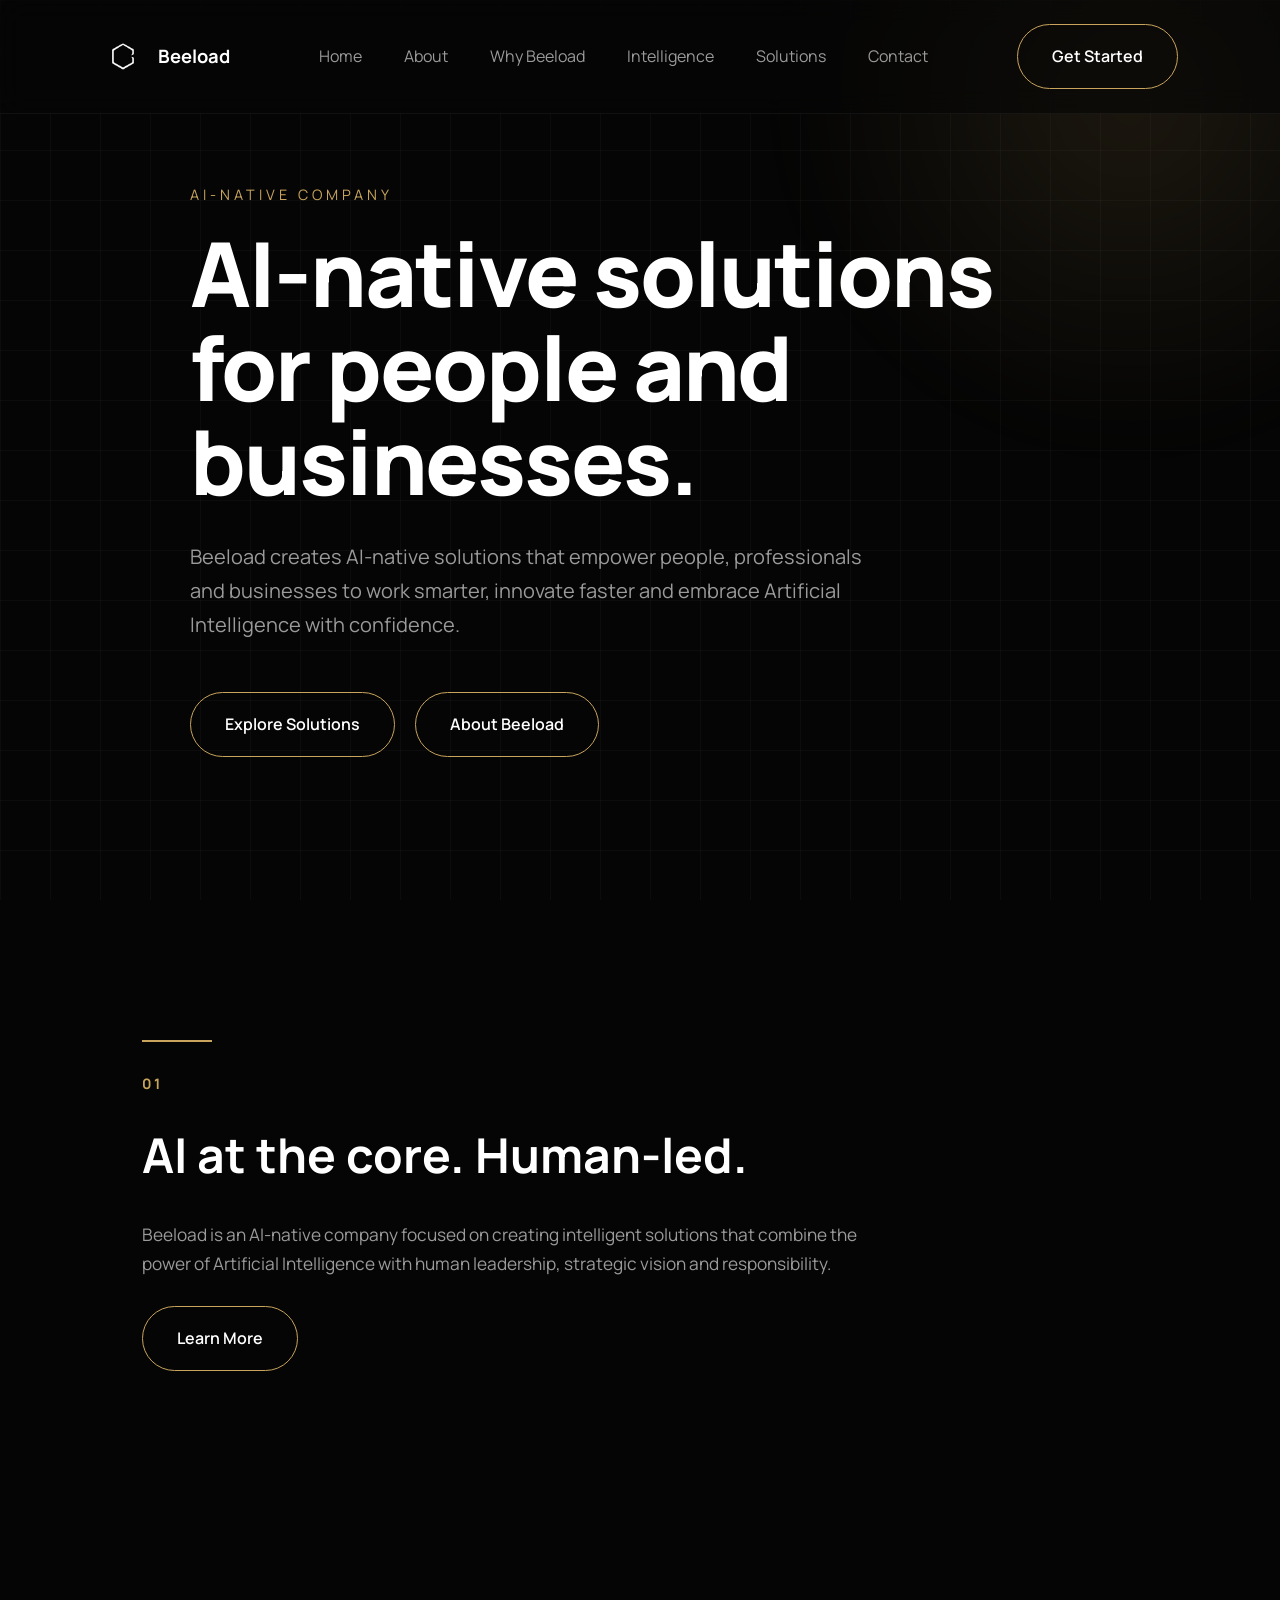
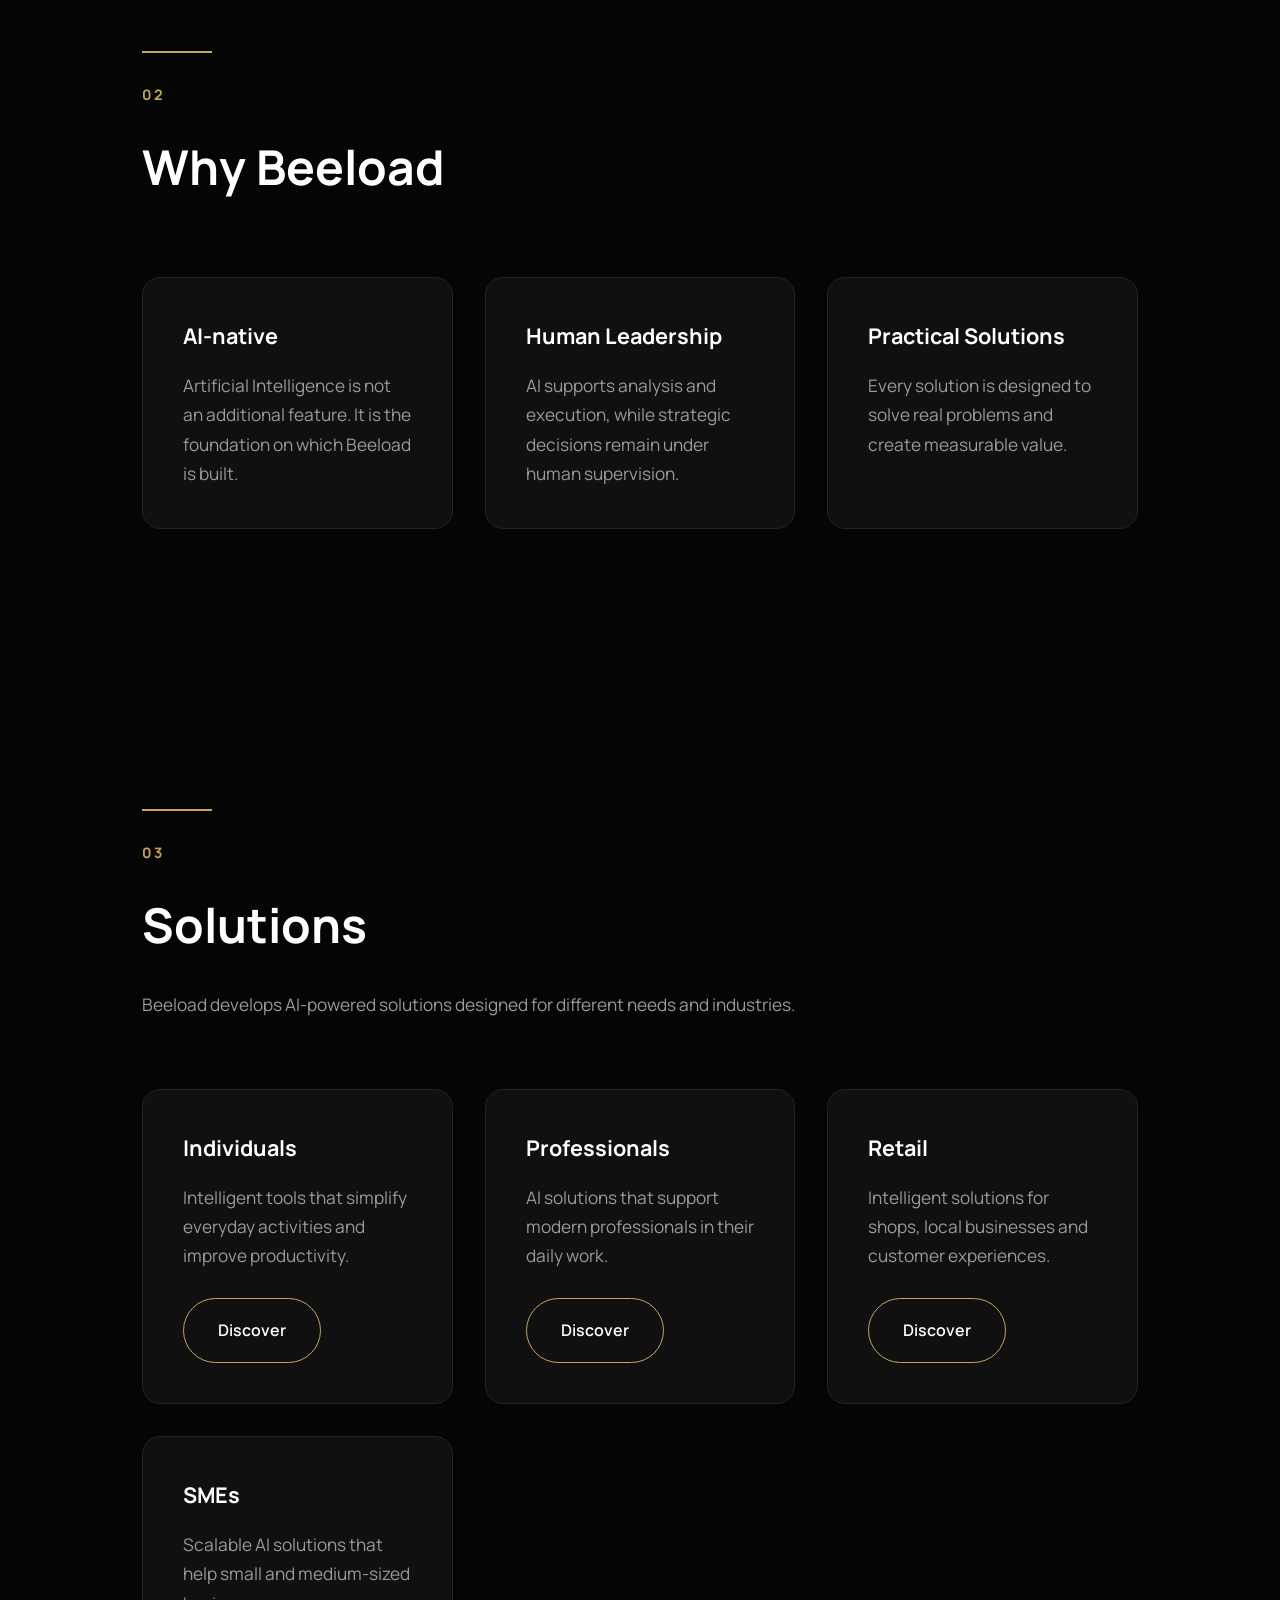
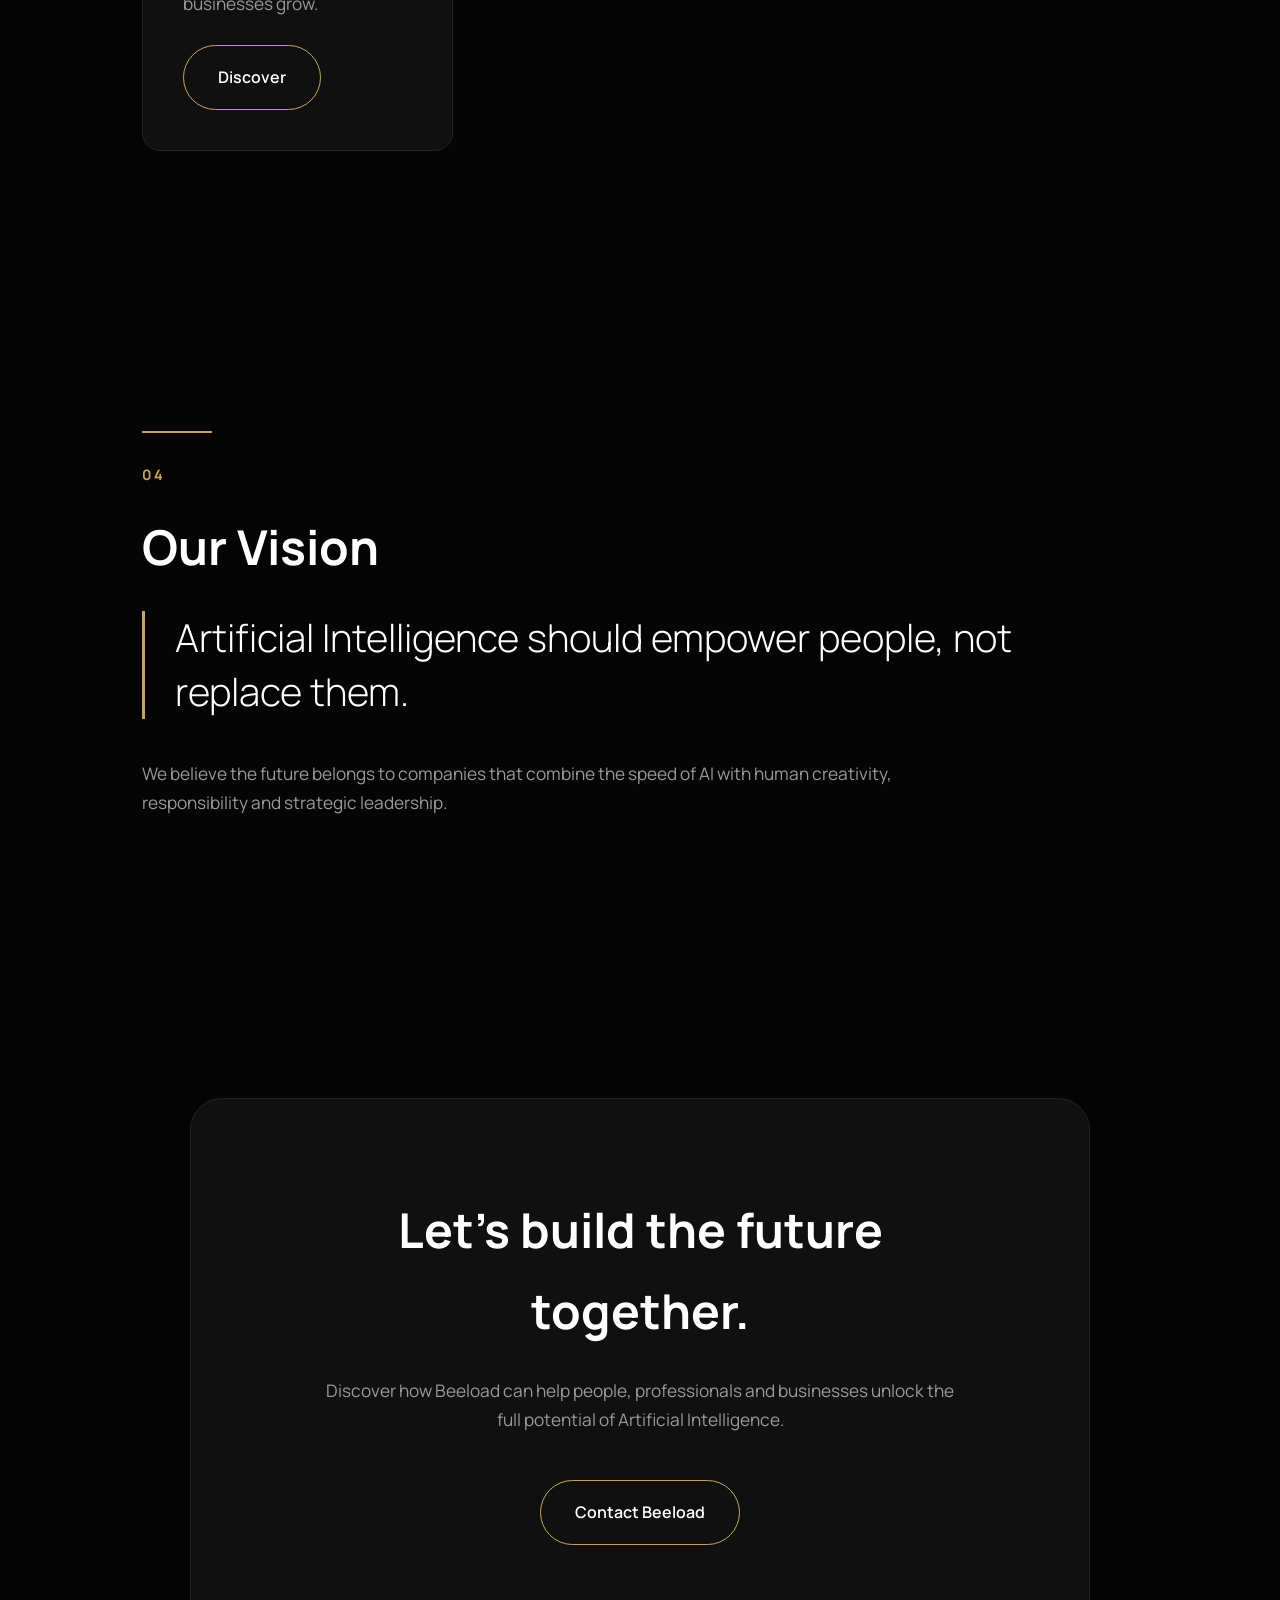
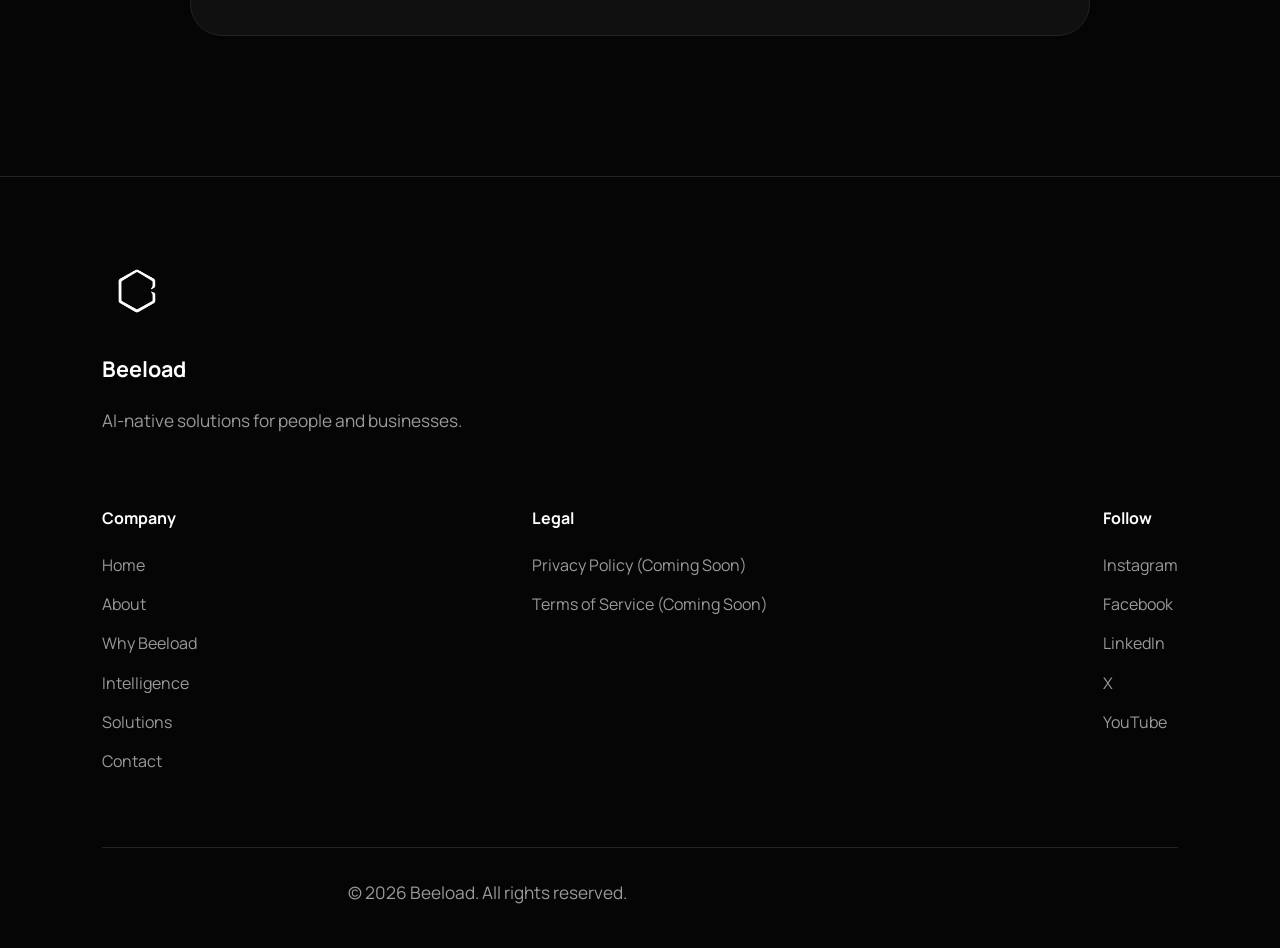
<file: index.html>
<!DOCTYPE html>
<html lang="en">

<head>

<meta charset="UTF-8">

<meta
name="viewport"
content="width=device-width, initial-scale=1.0">

<title>Beeload | AI-native Solutions</title>

<meta
name="description"
content="Beeload is an AI-native company creating intelligent solutions for people and businesses.">

<meta
name="keywords"
content="AI, Artificial Intelligence, Beeload, AI-native, Business, Automation">

<meta
name="author"
content="Beeload">

<meta
name="theme-color"
content="#050505">

<meta
property="og:title"
content="Beeload">

<meta
property="og:description"
content="AI-native solutions for people and businesses.">

<meta
property="og:image"
content="assets/social-preview.png">

<meta
property="og:type"
content="website">

<meta
property="og:url"
content="https://beeload.github.io">

<meta
property="og:site_name"
content="Beeload">

<meta
property="og:locale"
content="en_US">

<meta
name="robots"
content="index, follow">

<link
rel="icon"
href="assets/favicon.ico">

<link
rel="apple-touch-icon"
href="assets/apple-touch-icon.png">

<link
rel="manifest"
href="manifest.json">

<link
rel="preconnect"
href="https://fonts.googleapis.com">

<link
rel="preconnect"
href="https://fonts.gstatic.com"
crossorigin>

<link
href="https://fonts.googleapis.com/css2?family=Manrope:wght@300;400;500;600;700;800&display=swap"
rel="stylesheet">

<link
rel="stylesheet"
href="style.css">

<link
rel="canonical"
href="https://beeload.github.io/">

</head>

<body>

<div class="background-grid"></div>

<div class="background-glow"></div>

<header>

<nav class="navbar">

<a
href="index.html"
class="brand"
aria-label="Beeload Home">

<img
src="assets/logo.png"
alt="Beeload Logo">

<span>Beeload</span>

</a>

<ul class="nav-links">

<li><a href="index.html" class="active">Home</a></li>

<li><a href="about.html">About</a></li>

<li><a href="why-beeload.html">Why Beeload</a></li>

<li><a href="intelligence.html">Intelligence</a></li>

<li><a href="solutions.html">Solutions</a></li>

<li><a href="contact.html">Contact</a></li>

</ul>

<a
href="contact.html"
class="button">

Get Started

</a>

</nav>

</header>

<main>

<section class="hero">

<div class="hero-content">

<p class="eyebrow">

AI-NATIVE COMPANY

</p>

<h1>

AI-native solutions
for people and businesses.

</h1>

<p class="hero-text">

Beeload creates AI-native solutions that empower people,
professionals and businesses to work smarter, innovate
faster and embrace Artificial Intelligence with confidence.

</p>

<div class="hero-buttons">

<a
href="solutions.html"
class="button">

Explore Solutions

</a>

<a
href="about.html"
class="button secondary">

About Beeload

</a>

</div>

</div>

</section>

<!-- ===================================================== -->
<!-- ABOUT PREVIEW -->
<!-- ===================================================== -->

<section class="section">

    <div class="section-divider"></div>

    <span class="section-number">

        01

    </span>

    <h2>

        AI at the core.
        Human-led.

    </h2>

    <p>

        Beeload is an AI-native company focused on creating
        intelligent solutions that combine the power of
        Artificial Intelligence with human leadership,
        strategic vision and responsibility.

    </p>

    <br>

    <a
    href="about.html"
    class="button">

        Learn More

    </a>

</section>

<!-- ===================================================== -->
<!-- WHY BEELOAD -->
<!-- ===================================================== -->

<section class="section">

    <div class="section-divider"></div>

    <span class="section-number">

        02

    </span>

    <h2>

        Why Beeload

    </h2>

    <div class="cards">

        <article class="card">

            <h3>

                AI-native

            </h3>

            <p>

                Artificial Intelligence is not an additional
                feature.

                It is the foundation on which Beeload
                is built.

            </p>

        </article>

        <article class="card">

            <h3>

                Human Leadership

            </h3>

            <p>

                AI supports analysis and execution,
                while strategic decisions remain under
                human supervision.

            </p>

        </article>

        <article class="card">

            <h3>

                Practical Solutions

            </h3>

            <p>

                Every solution is designed to solve
                real problems and create measurable
                value.

            </p>

        </article>

    </div>

</section>

<!-- ===================================================== -->
<!-- SOLUTIONS -->
<!-- ===================================================== -->

<section class="section">

    <div class="section-divider"></div>

    <span class="section-number">

        03

    </span>

    <h2>

        Solutions

    </h2>

    <p>

        Beeload develops AI-powered solutions designed
        for different needs and industries.

    </p>

    <div class="cards">

        <article class="card">

            <h3>

                Individuals

            </h3>

            <p>

                Intelligent tools that simplify everyday
                activities and improve productivity.

            </p>

            <br>

            <a
            href="solutions.html"
            class="button">

                Discover

            </a>

        </article>

        <article class="card">

            <h3>

                Professionals

            </h3>

            <p>

                AI solutions that support modern
                professionals in their daily work.

            </p>

            <br>

            <a
            href="solutions.html"
            class="button">

                Discover

            </a>

        </article>

        <article class="card">

            <h3>

                Retail

            </h3>

            <p>

                Intelligent solutions for shops,
                local businesses and customer
                experiences.

            </p>

            <br>

            <a
            href="solutions.html"
            class="button">

                Discover

            </a>

        </article>

        <article class="card">

            <h3>

                SMEs

            </h3>

            <p>

                Scalable AI solutions that help
                small and medium-sized businesses
                grow.

            </p>

            <br>

            <a
            href="solutions.html"
            class="button">

                Discover

            </a>

        </article>

    </div>

</section>

<!-- ===================================================== -->
<!-- VISION -->
<!-- ===================================================== -->

<section class="section">

    <div class="section-divider"></div>

    <span class="section-number">
        04
    </span>

    <h2>
        Our Vision
    </h2>

    <blockquote>

        Artificial Intelligence should empower people,
        not replace them.

    </blockquote>

    <p style="margin-top:40px;">

        We believe the future belongs to companies that combine
        the speed of AI with human creativity, responsibility
        and strategic leadership.

    </p>

</section>

<!-- ===================================================== -->
<!-- CALL TO ACTION -->
<!-- ===================================================== -->

<section class="cta">

    <h2>

        Let's build the future together.

    </h2>

    <p>

        Discover how Beeload can help people,
        professionals and businesses unlock
        the full potential of Artificial Intelligence.

    </p>

    <a
    href="contact.html"
    class="button">

        Contact Beeload

    </a>

</section>

</main>

<!-- ===================================================== -->
<!-- FOOTER -->
<!-- ===================================================== -->

<footer class="footer">

    <div class="footer-brand">

        <img
        src="assets/logo.png"
        alt="Beeload Logo">

        <h3>

            Beeload

        </h3>

        <p>

            AI-native solutions for people and businesses.

        </p>

    </div>

    <div class="footer-links">

        <div>

            <h4>

                Company

            </h4>

            <a href="index.html">Home</a>

            <a href="about.html">About</a>

<a href="why-beeload.html">Why Beeload</a>

<a href="intelligence.html">Intelligence</a>

            <a href="solutions.html">Solutions</a>

            <a href="contact.html">Contact</a>

        </div>

        <div>

            <h4>

                Legal

            </h4>

            <a href="#">Privacy Policy (Coming Soon)</a>

<a href="#">Terms of Service (Coming Soon)</a>

        </div>

        <div>

            <h4>

                Follow

            </h4>

            <a href="#" target="_blank" rel="noopener noreferrer">Instagram</a>

            <a href="#" target="_blank" rel="noopener noreferrer">Facebook</a>

            <a href="#" target="_blank" rel="noopener noreferrer">LinkedIn</a>

            <a href="#" target="_blank" rel="noopener noreferrer">X</a>

            <a href="#" target="_blank" rel="noopener noreferrer">YouTube</a>

        </div>

    </div>

    <div class="footer-bottom">

        <p>

            © 2026 Beeload. All rights reserved.

        </p>

    </div>

</footer>

<script src="script.js"></script>

</body>

</html>
</file>
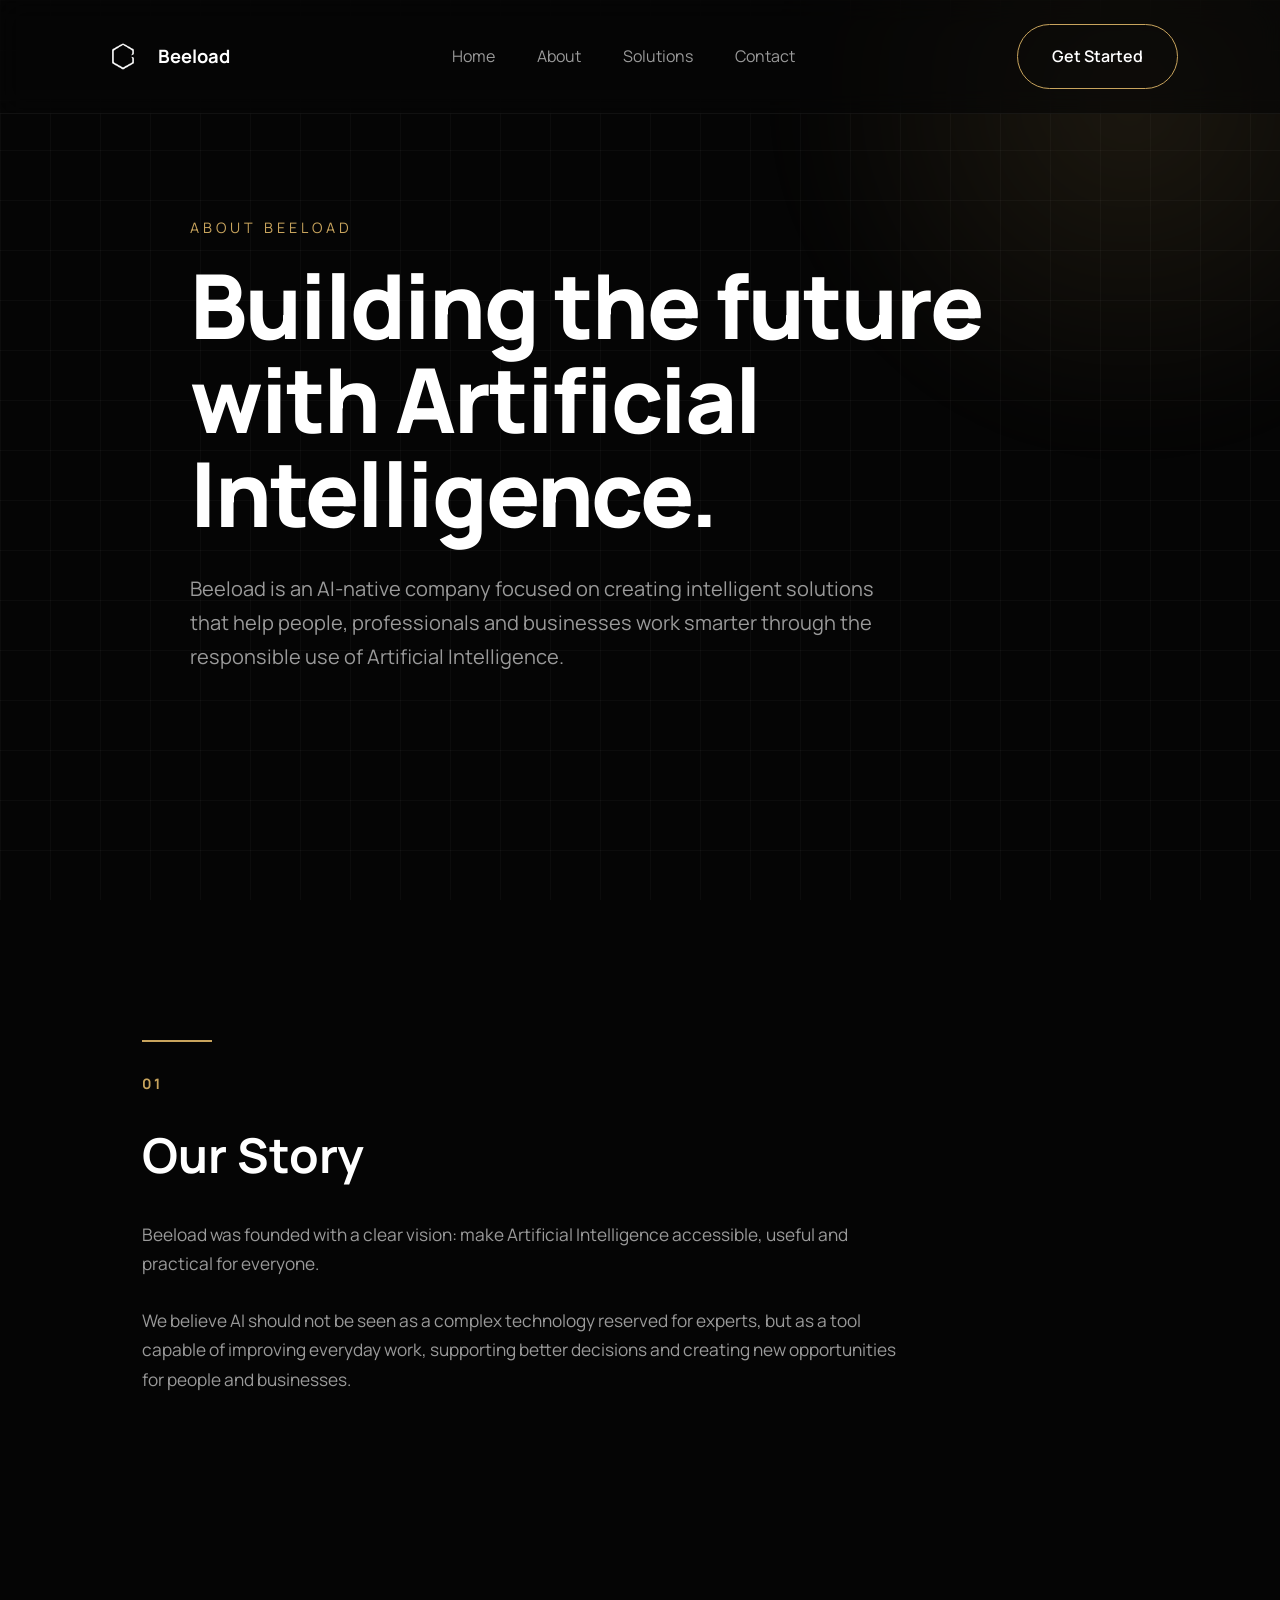
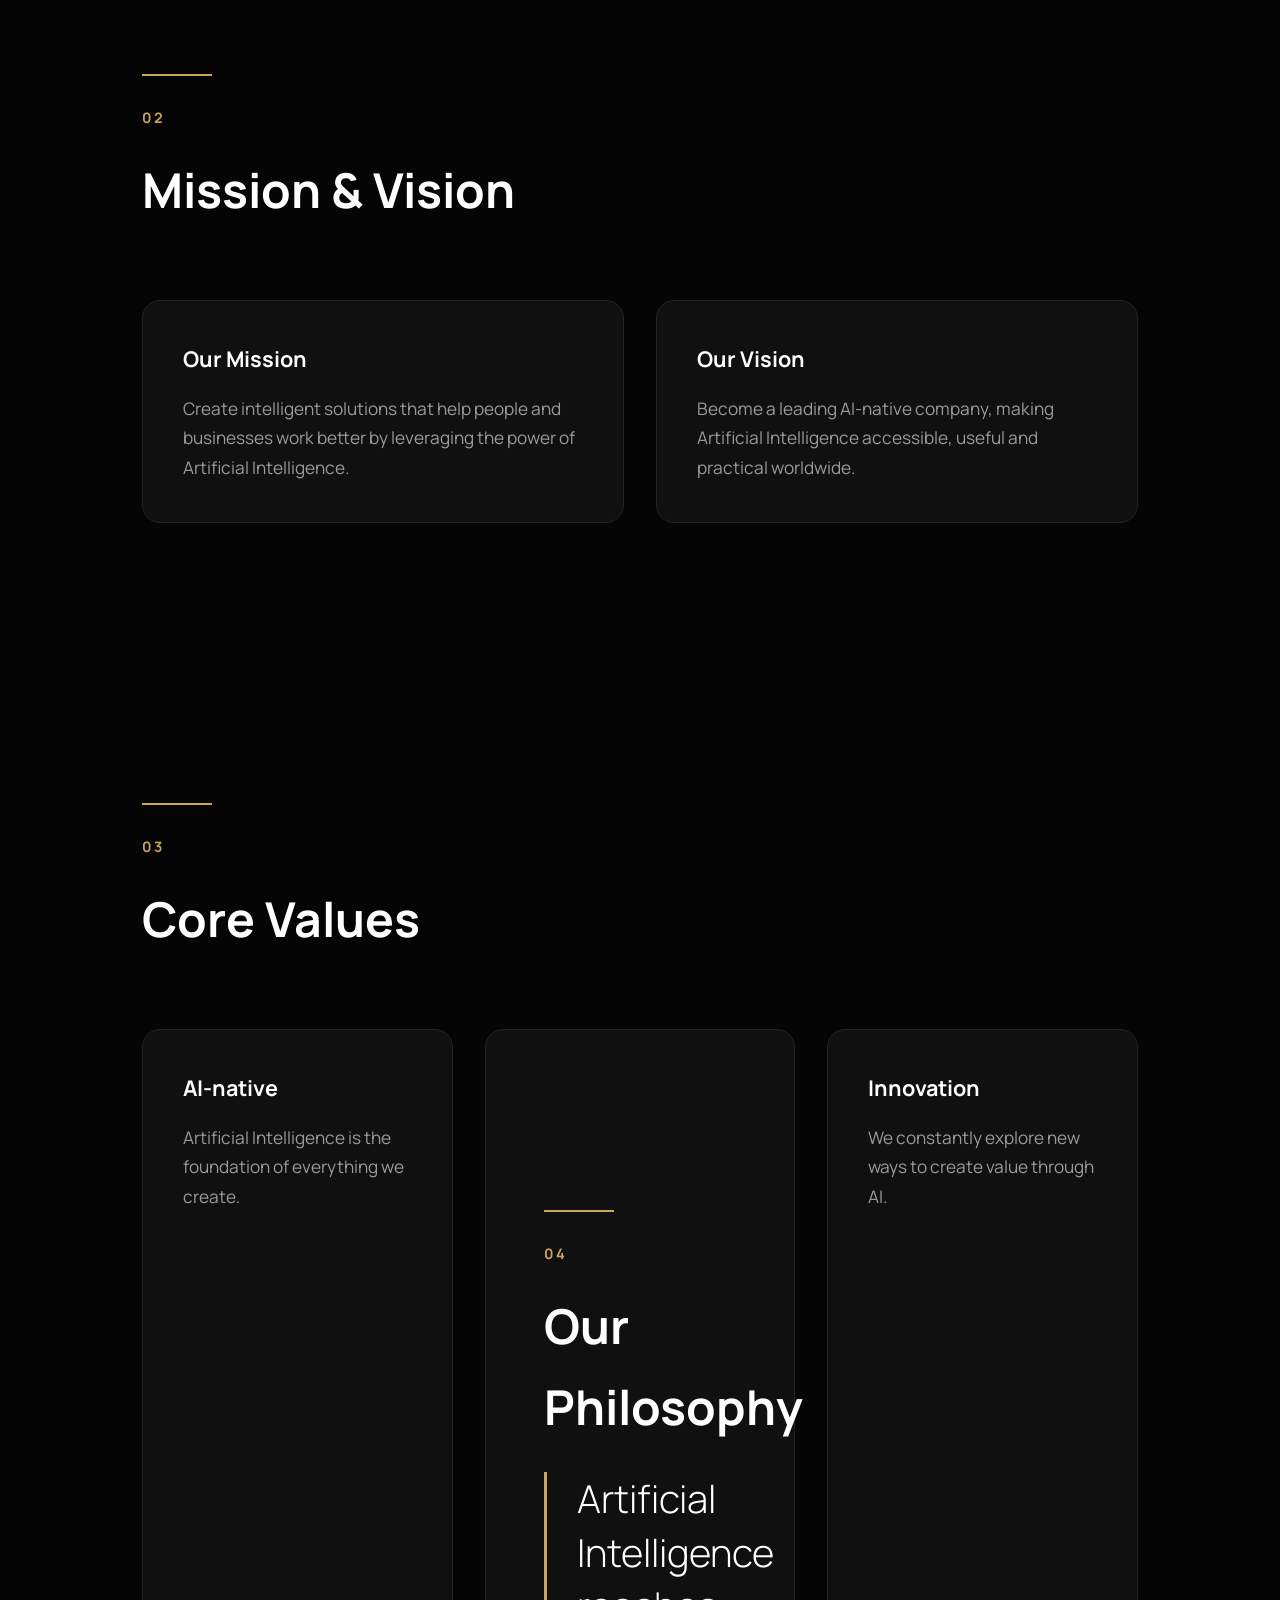
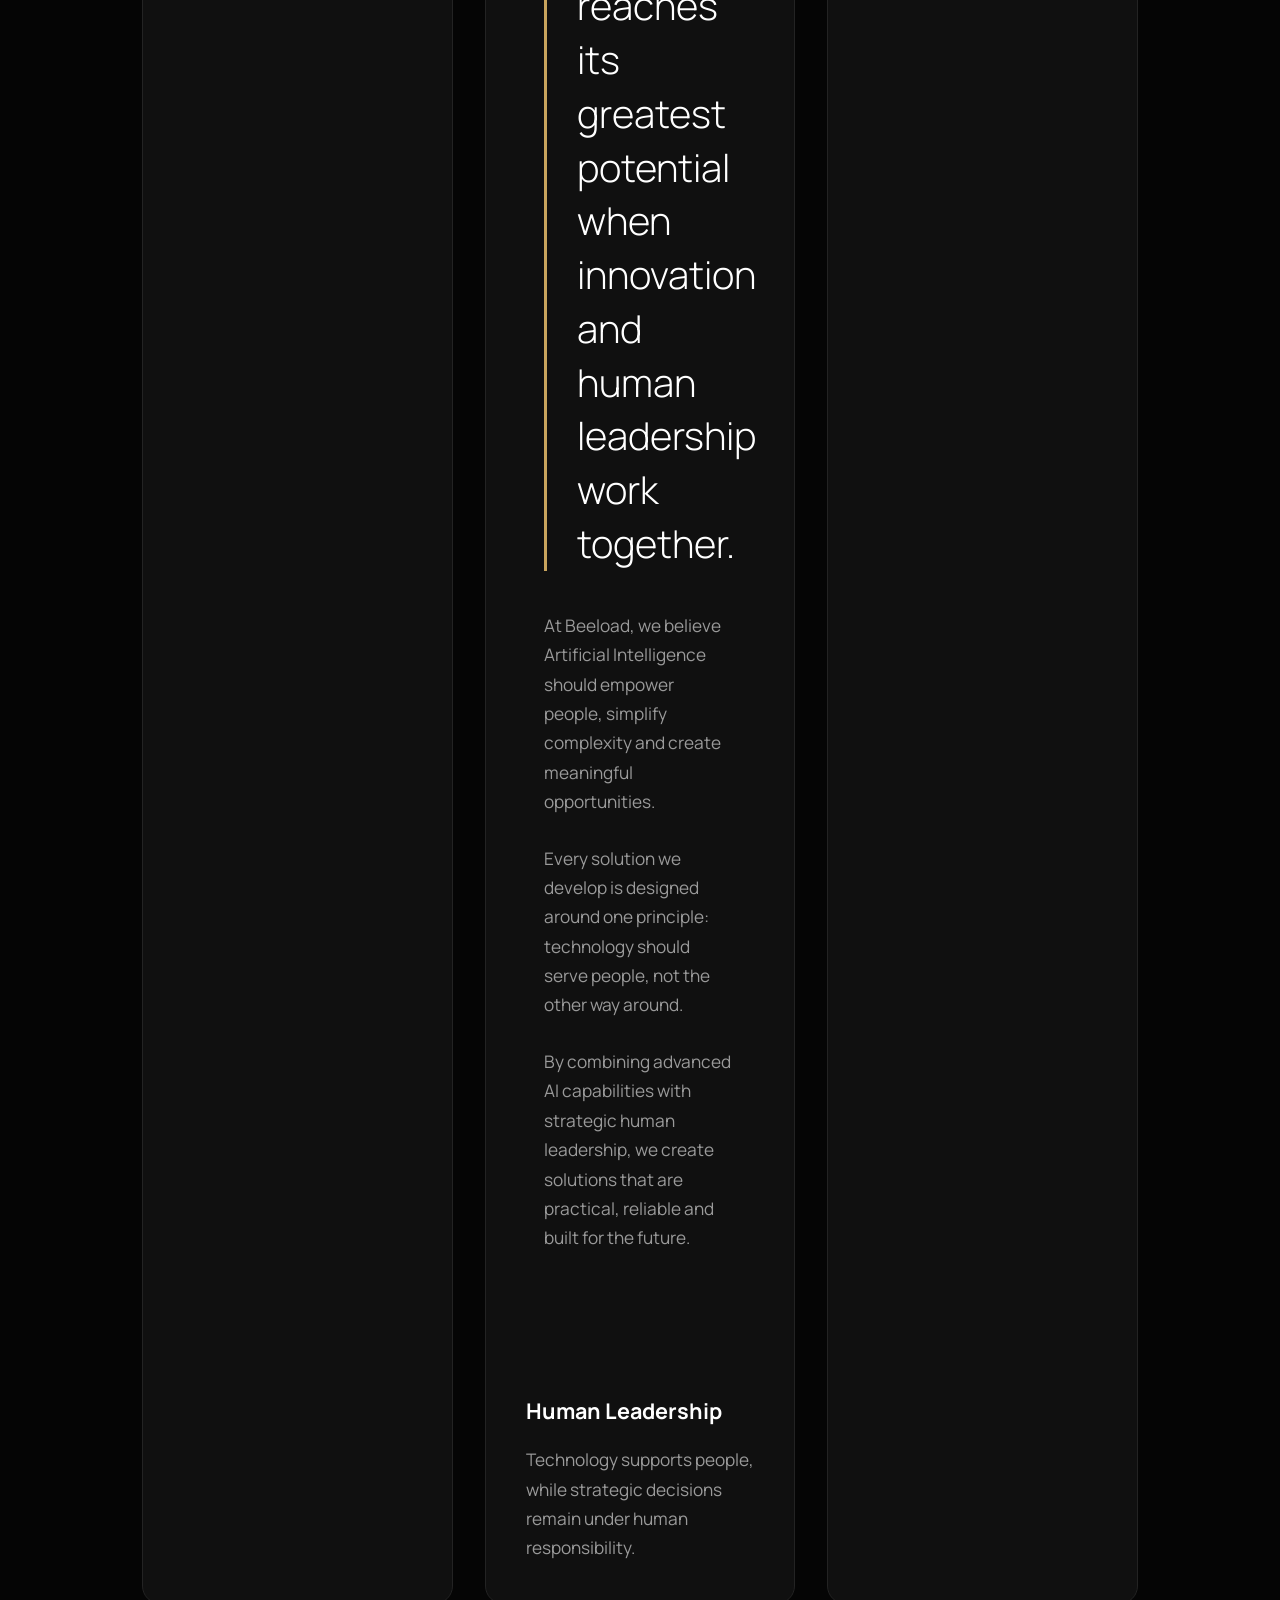
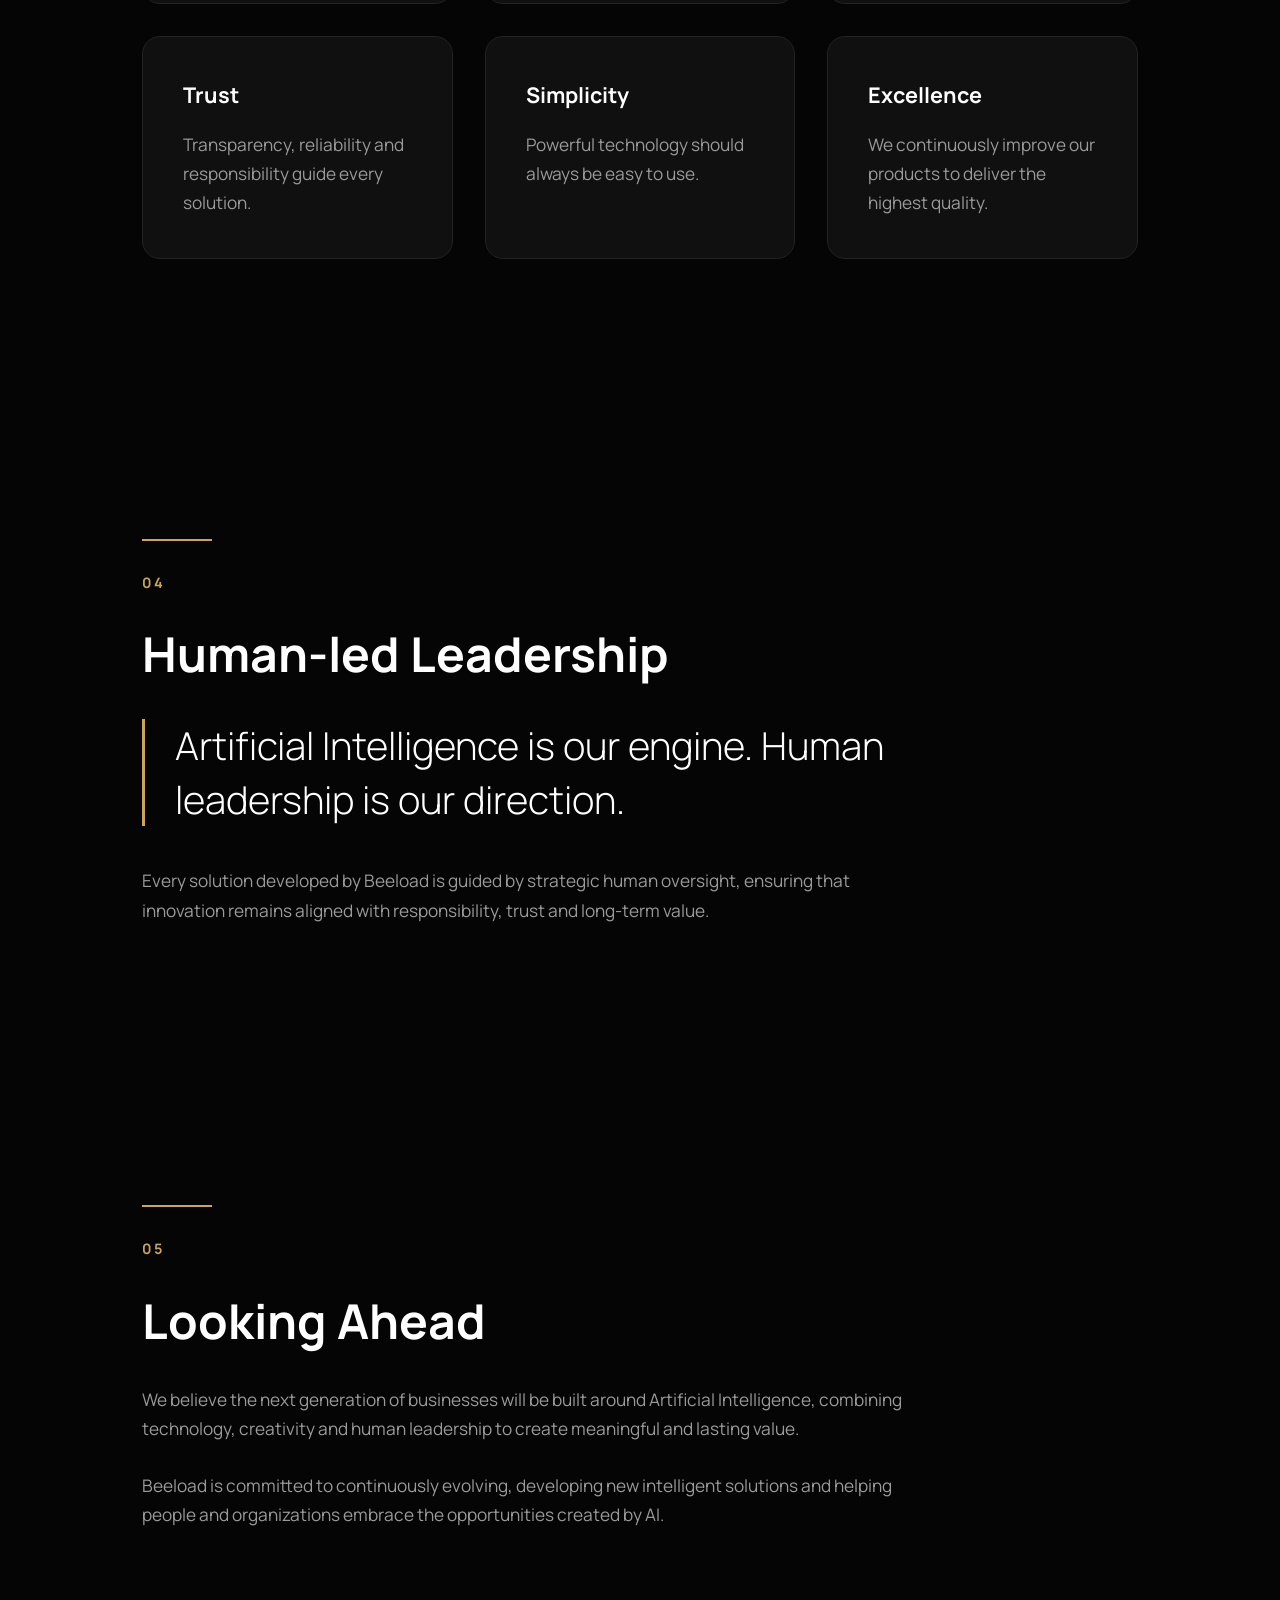
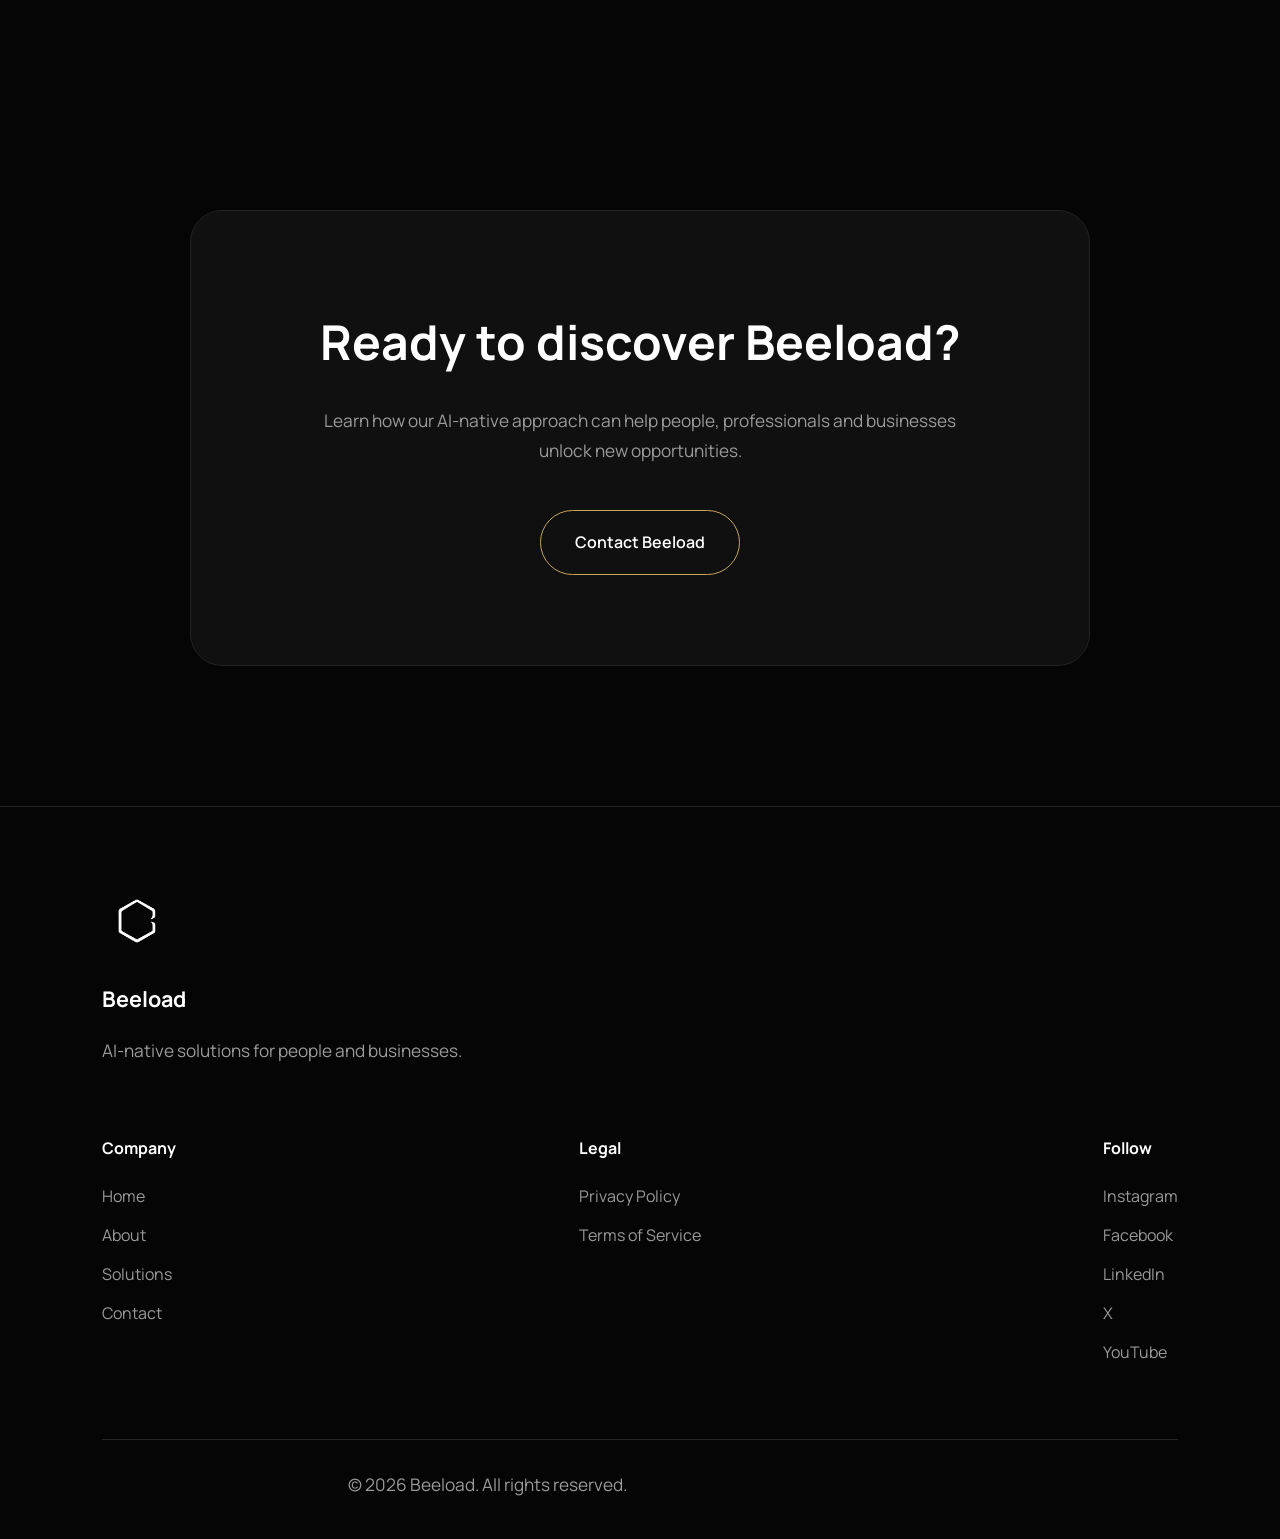
<file: about.html>
<!DOCTYPE html>
<html lang="en">

<head>

<meta charset="UTF-8">

<meta name="viewport"
content="width=device-width, initial-scale=1.0">

<title>About | Beeload</title>

<meta
name="description"
content="Learn more about Beeload, an AI-native company creating intelligent solutions for people and businesses.">

<meta
name="theme-color"
content="#050505">

<link
rel="icon"
href="assets/favicon.ico">

<link
rel="apple-touch-icon"
href="assets/apple-touch-icon.png">

<link
rel="manifest"
href="manifest.json">

<link
rel="preconnect"
href="https://fonts.googleapis.com">

<link
rel="preconnect"
href="https://fonts.gstatic.com"
crossorigin>

<link
href="https://fonts.googleapis.com/css2?family=Manrope:wght@300;400;500;600;700;800&display=swap"
rel="stylesheet">

<link
rel="stylesheet"
href="style.css">

</head>

<body>

<div class="background-grid"></div>

<div class="background-glow"></div>

<header>

<nav class="navbar">

<a href="index.html" class="brand">

<img
src="assets/logo.png"
alt="Beeload Logo">

<span>Beeload</span>

</a>

<ul class="nav-links">

<li><a href="index.html">Home</a></li>

<li><a href="about.html" class="active">About</a></li>

<li><a href="solutions.html">Solutions</a></li>

<li><a href="contact.html">Contact</a></li>

</ul>

<a
href="contact.html"
class="button">

Get Started

</a>

</nav>

</header>

<main>

<section class="hero">

<div class="hero-content">

<p class="eyebrow">

ABOUT BEELOAD

</p>

<h1>

Building the future
with Artificial Intelligence.

</h1>

<p class="hero-text">

Beeload is an AI-native company focused on creating intelligent
solutions that help people, professionals and businesses work
smarter through the responsible use of Artificial Intelligence.

</p>

</div>

</section>

<!-- ===================================================== -->
<!-- OUR STORY -->
<!-- ===================================================== -->

<section class="section">

    <div class="section-divider"></div>

    <span class="section-number">

        01

    </span>

    <h2>

        Our Story

    </h2>

    <p>

        Beeload was founded with a clear vision:
        make Artificial Intelligence accessible,
        useful and practical for everyone.

    </p>

    <br>

    <p>

        We believe AI should not be seen as a complex
        technology reserved for experts, but as a tool
        capable of improving everyday work, supporting
        better decisions and creating new opportunities
        for people and businesses.

    </p>

</section>

<!-- ===================================================== -->
<!-- MISSION & VISION -->
<!-- ===================================================== -->

<section class="section">

    <div class="section-divider"></div>

    <span class="section-number">

        02

    </span>

    <h2>

        Mission & Vision

    </h2>

    <div class="cards">

        <article class="card">

            <h3>

                Our Mission

            </h3>

            <p>

                Create intelligent solutions that help
                people and businesses work better by
                leveraging the power of Artificial
                Intelligence.

            </p>

        </article>

        <article class="card">

            <h3>

                Our Vision

            </h3>

            <p>

                Become a leading AI-native company,
                making Artificial Intelligence
                accessible, useful and practical
                worldwide.

            </p>

        </article>

    </div>

</section>

<!-- ===================================================== -->
<!-- CORE VALUES -->
<!-- ===================================================== -->

<section class="section">

    <div class="section-divider"></div>

    <span class="section-number">

        03

    </span>

    <h2>

        Core Values

    </h2>

    <div class="cards">

        <article class="card">

            <h3>AI-native</h3>

            <p>

                Artificial Intelligence is the foundation
                of everything we create.

            </p>

        </article>

        <article class="card">

<!-- ===================================================== -->
<!-- OUR PHILOSOPHY -->
<!-- ===================================================== -->

<section class="section">

    <div class="section-divider"></div>

    <span class="section-number">

        04

    </span>

    <h2>

        Our Philosophy

    </h2>

    <blockquote>

        Artificial Intelligence reaches its greatest
        potential when innovation and human leadership
        work together.

    </blockquote>

    <p style="margin-top:40px;">

        At Beeload, we believe Artificial Intelligence
        should empower people, simplify complexity and
        create meaningful opportunities.

    </p>

    <br>

    <p>

        Every solution we develop is designed around
        one principle: technology should serve people,
        not the other way around.

    </p>

    <br>

    <p>

        By combining advanced AI capabilities with
        strategic human leadership, we create solutions
        that are practical, reliable and built for the
        future.

    </p>

</section>

            <h3>Human Leadership</h3>

            <p>

                Technology supports people,
                while strategic decisions remain
                under human responsibility.

            </p>

        </article>

        <article class="card">

            <h3>Innovation</h3>

            <p>

                We constantly explore new ways
                to create value through AI.

            </p>

        </article>

        <article class="card">

            <h3>Trust</h3>

            <p>

                Transparency, reliability and
                responsibility guide every solution.

            </p>

        </article>

        <article class="card">

            <h3>Simplicity</h3>

            <p>

                Powerful technology should always
                be easy to use.

            </p>

        </article>

        <article class="card">

            <h3>Excellence</h3>

            <p>

                We continuously improve our products
                to deliver the highest quality.

            </p>

        </article>

    </div>

</section>

<!-- ===================================================== -->
<!-- LEADERSHIP -->
<!-- ===================================================== -->

<section class="section">

    <div class="section-divider"></div>

    <span class="section-number">

        04

    </span>

    <h2>

        Human-led Leadership

    </h2>

    <blockquote>

        Artificial Intelligence is our engine.
        Human leadership is our direction.

    </blockquote>

    <p style="margin-top:40px;">

        Every solution developed by Beeload is guided
        by strategic human oversight, ensuring that
        innovation remains aligned with responsibility,
        trust and long-term value.

    </p>

</section>

<!-- ===================================================== -->
<!-- THE FUTURE -->
<!-- ===================================================== -->

<section class="section">

    <div class="section-divider"></div>

    <span class="section-number">

        05

    </span>

    <h2>

        Looking Ahead

    </h2>

    <p>

        We believe the next generation of businesses will
        be built around Artificial Intelligence, combining
        technology, creativity and human leadership to
        create meaningful and lasting value.

    </p>

    <br>

    <p>

        Beeload is committed to continuously evolving,
        developing new intelligent solutions and helping
        people and organizations embrace the opportunities
        created by AI.

    </p>

</section>

<!-- ===================================================== -->
<!-- CALL TO ACTION -->
<!-- ===================================================== -->

<section class="cta">

    <h2>

        Ready to discover Beeload?

    </h2>

    <p>

        Learn how our AI-native approach can help people,
        professionals and businesses unlock new
        opportunities.

    </p>

    <a
    href="contact.html"
    class="button">

        Contact Beeload

    </a>

</section>

</main>

<!-- ===================================================== -->
<!-- FOOTER -->
<!-- ===================================================== -->

<footer class="footer">

    <div class="footer-brand">

        <img
        src="assets/logo.png"
        alt="Beeload Logo">

        <h3>

            Beeload

        </h3>

        <p>

            AI-native solutions for people and businesses.

        </p>

    </div>

    <div class="footer-links">

        <div>

            <h4>

                Company

            </h4>

            <a href="index.html">Home</a>

            <a href="about.html">About</a>

            <a href="solutions.html">Solutions</a>

            <a href="contact.html">Contact</a>

        </div>

        <div>

            <h4>

                Legal

            </h4>

            <a href="privacy.html">Privacy Policy</a>

            <a href="terms.html">Terms of Service</a>

        </div>

        <div>

            <h4>

                Follow

            </h4>

            <a href="#" target="_blank" rel="noopener noreferrer">Instagram</a>

            <a href="#" target="_blank" rel="noopener noreferrer">Facebook</a>

            <a href="#" target="_blank" rel="noopener noreferrer">LinkedIn</a>

            <a href="#" target="_blank" rel="noopener noreferrer">X</a>

            <a href="#" target="_blank" rel="noopener noreferrer">YouTube</a>

        </div>

    </div>

    <div class="footer-bottom">

        <p>

            © 2026 Beeload. All rights reserved.

        </p>

    </div>

</footer>

<script src="script.js"></script>

</body>

</html>
</file>
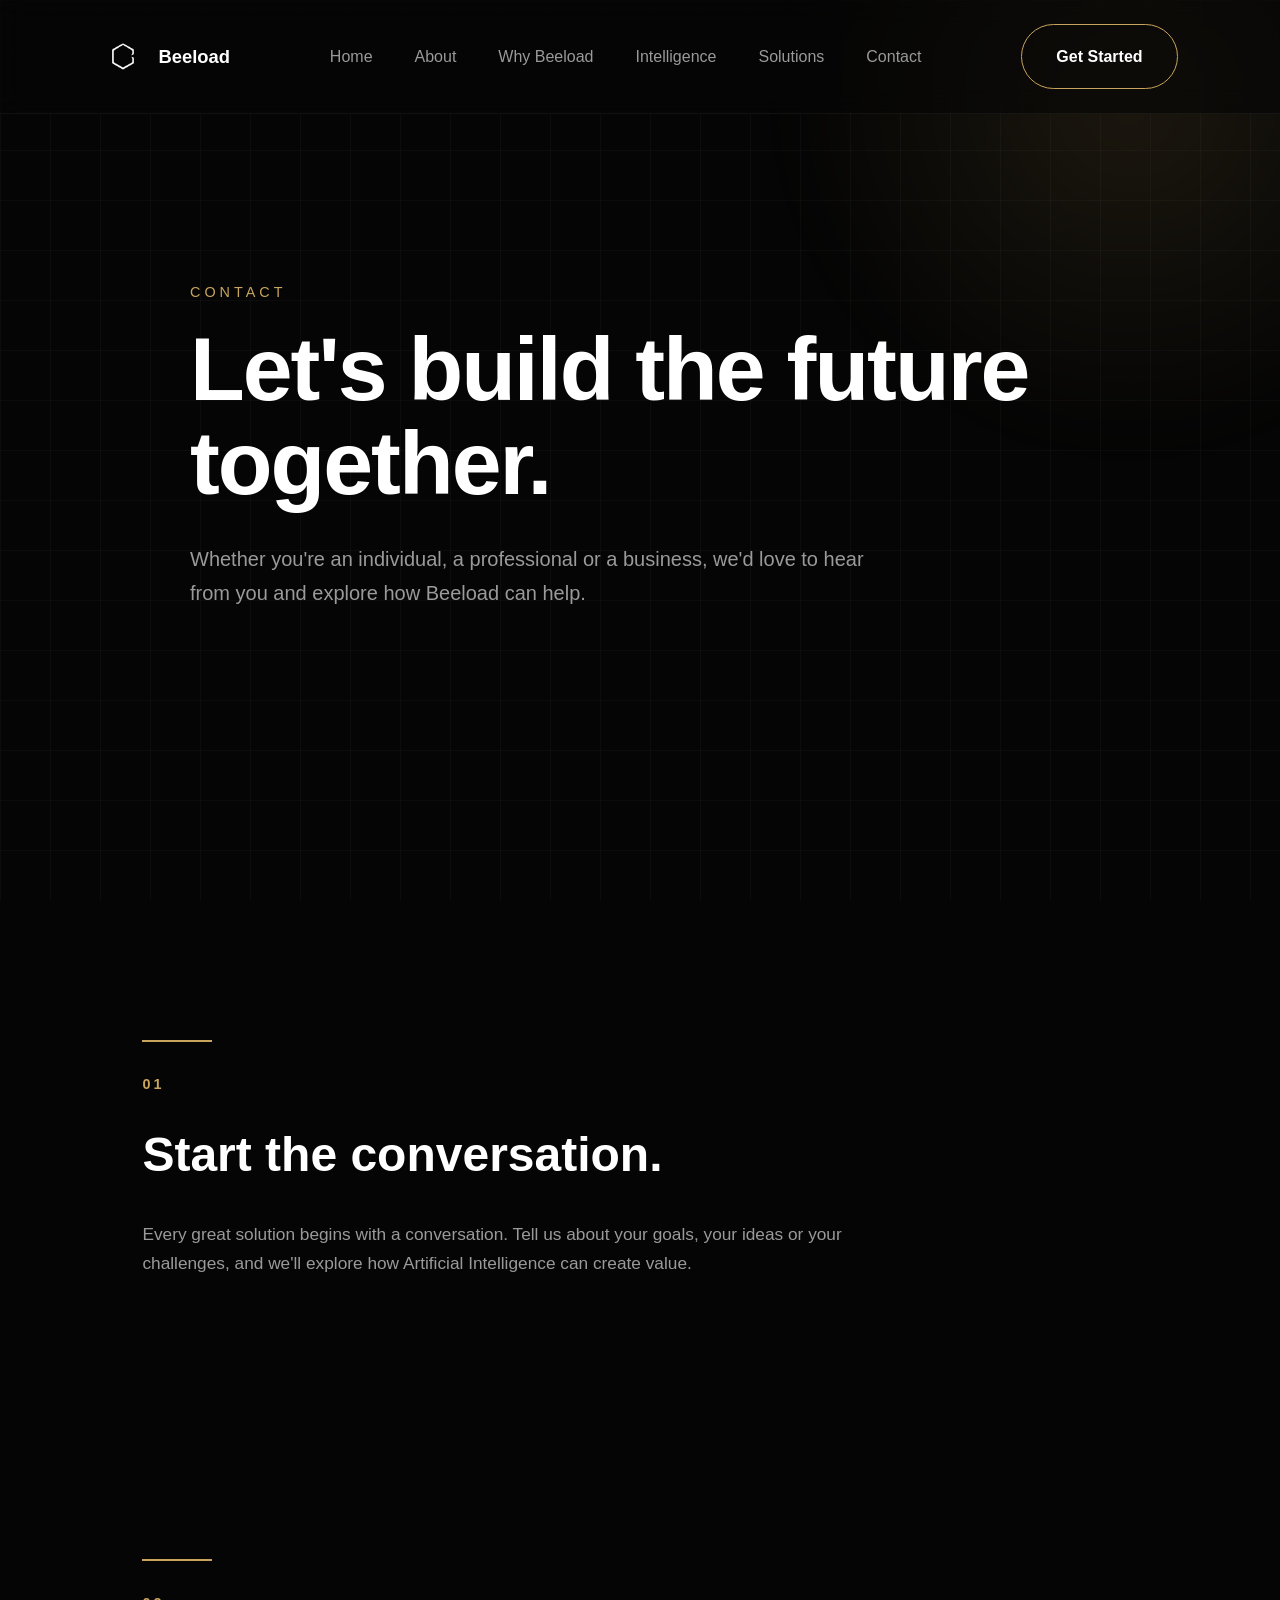
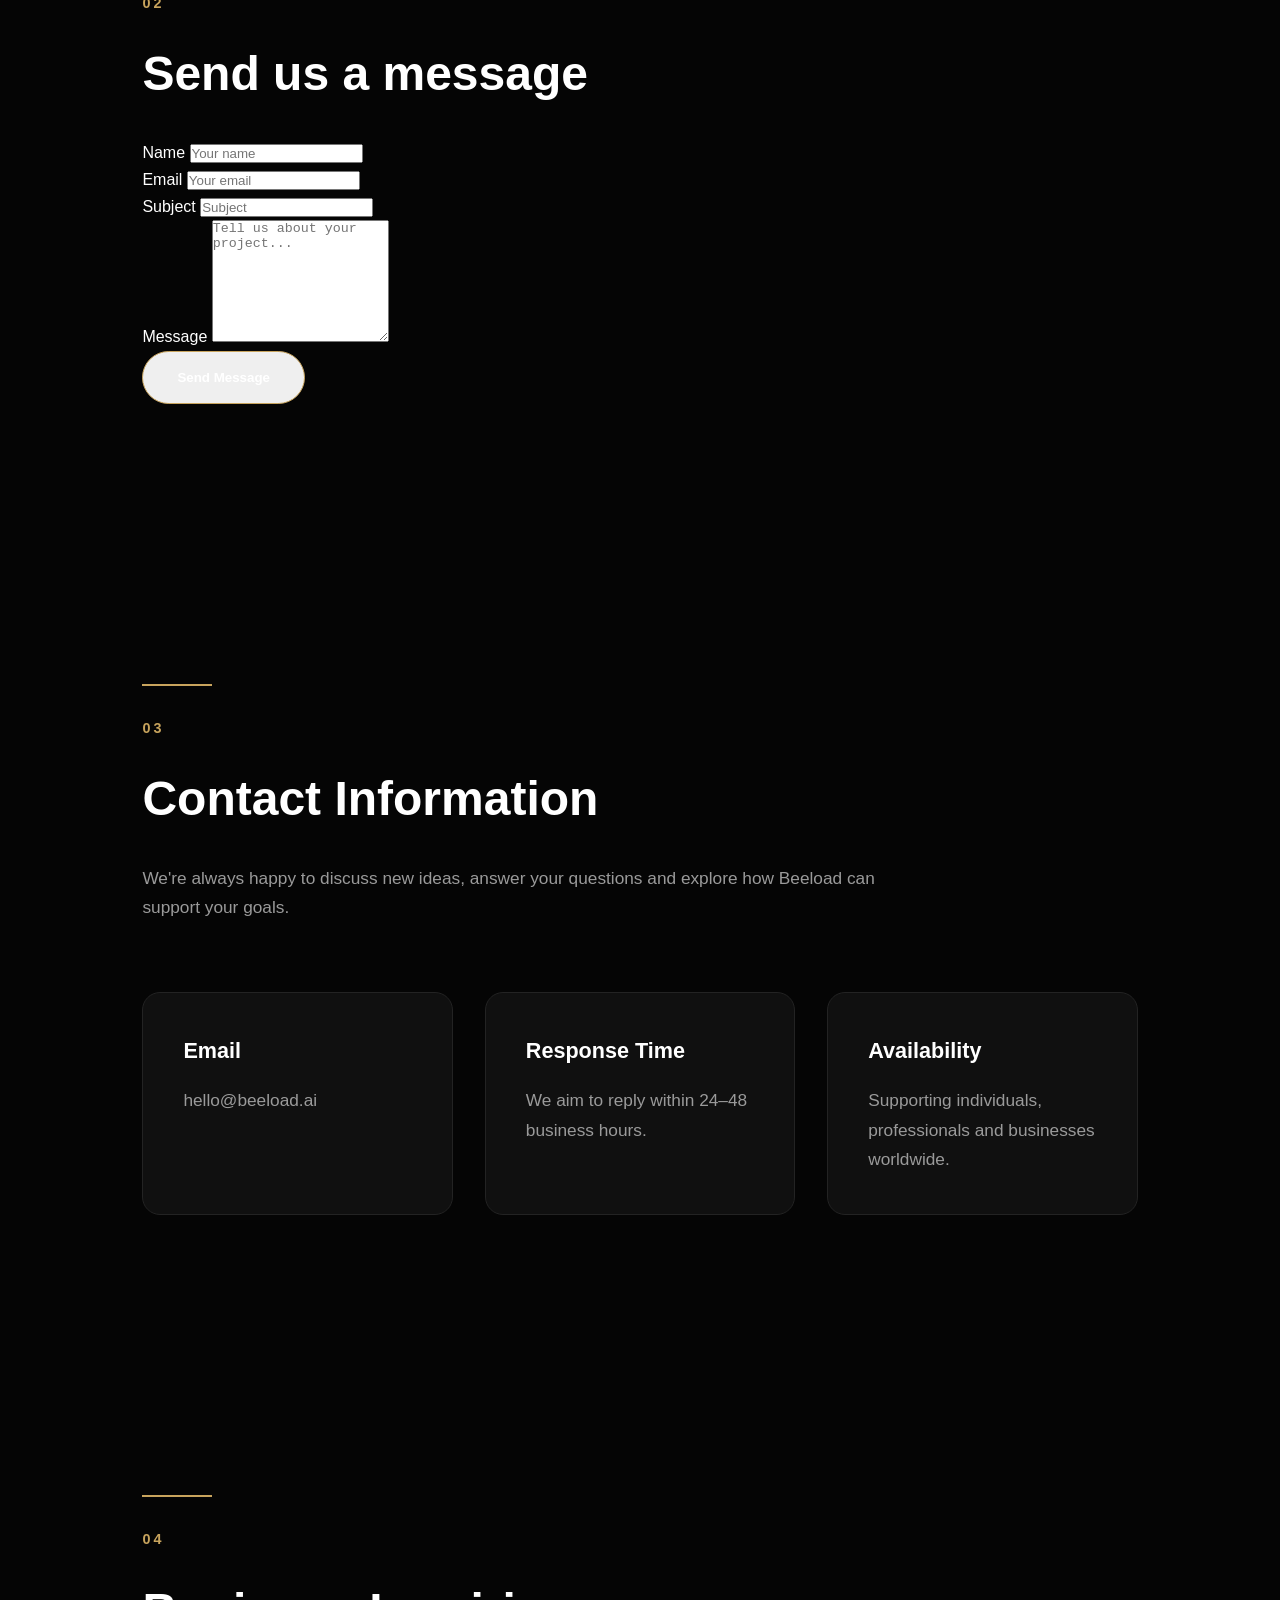
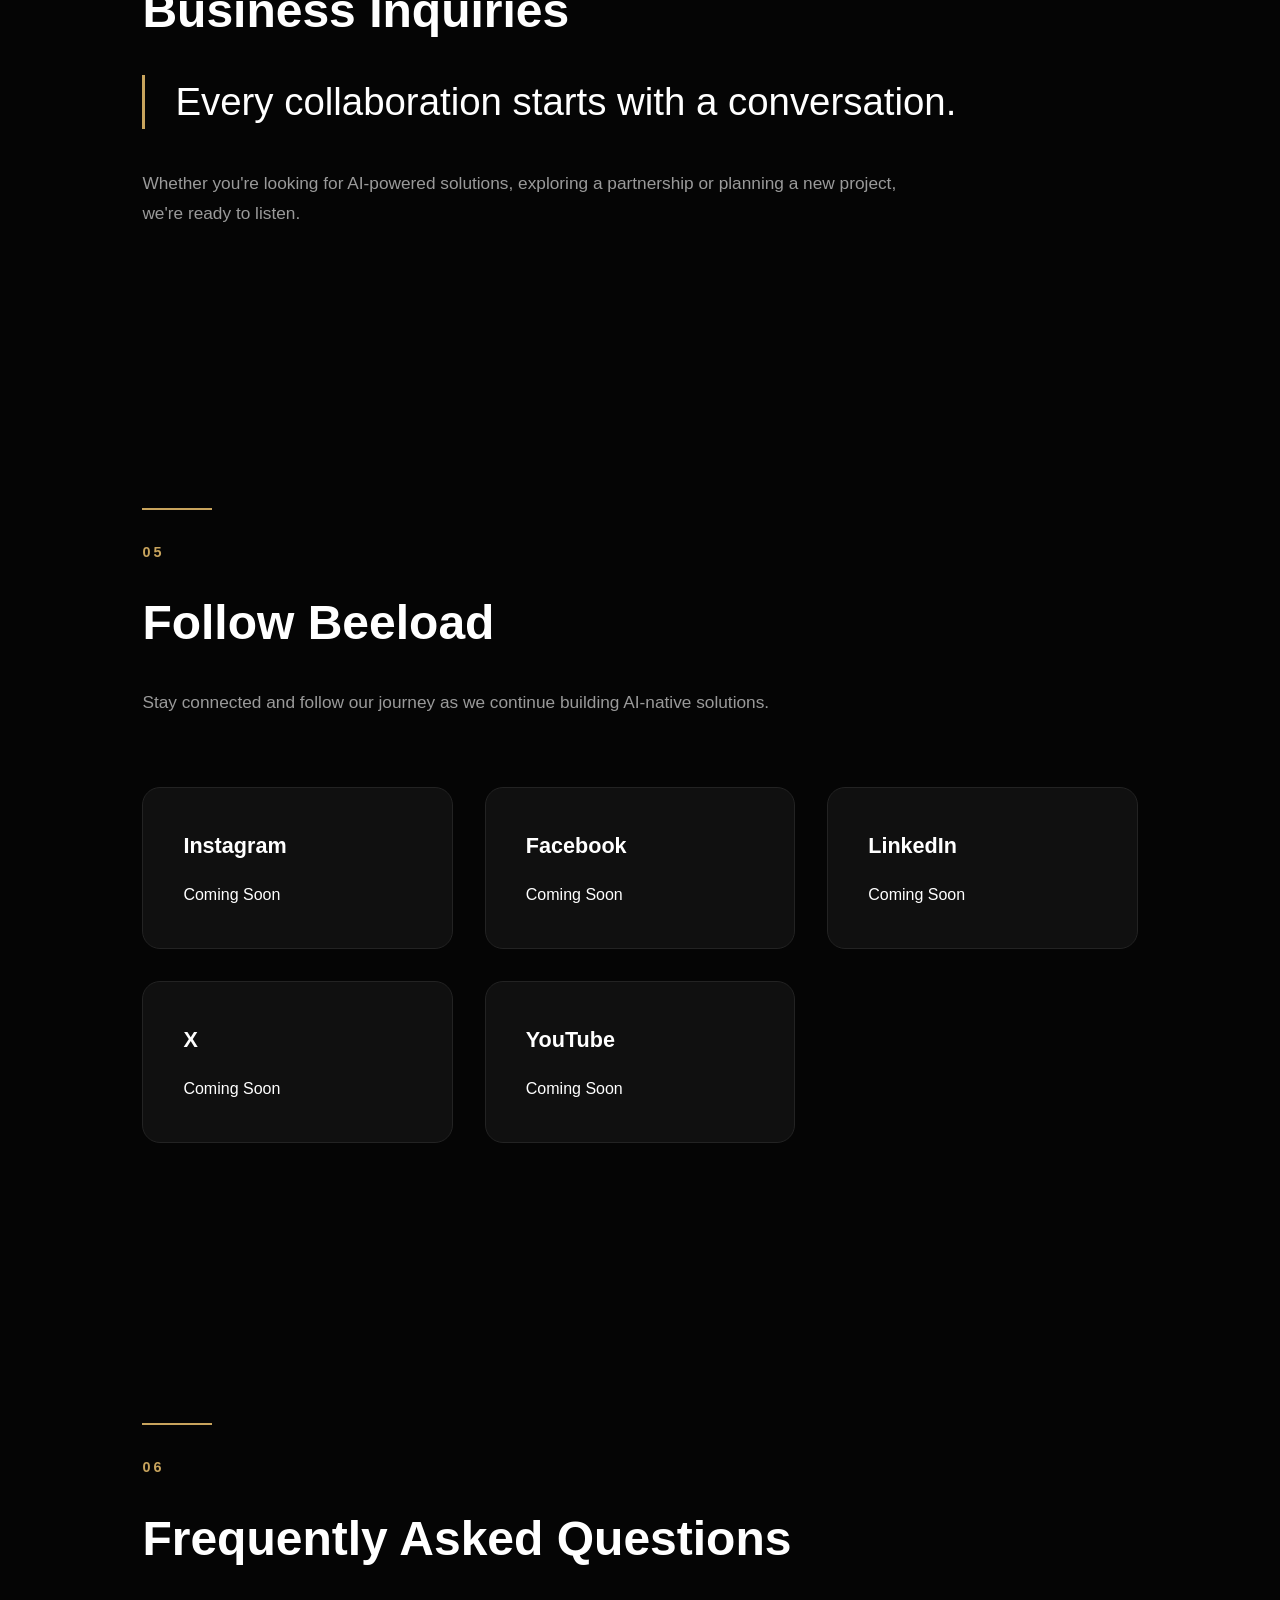
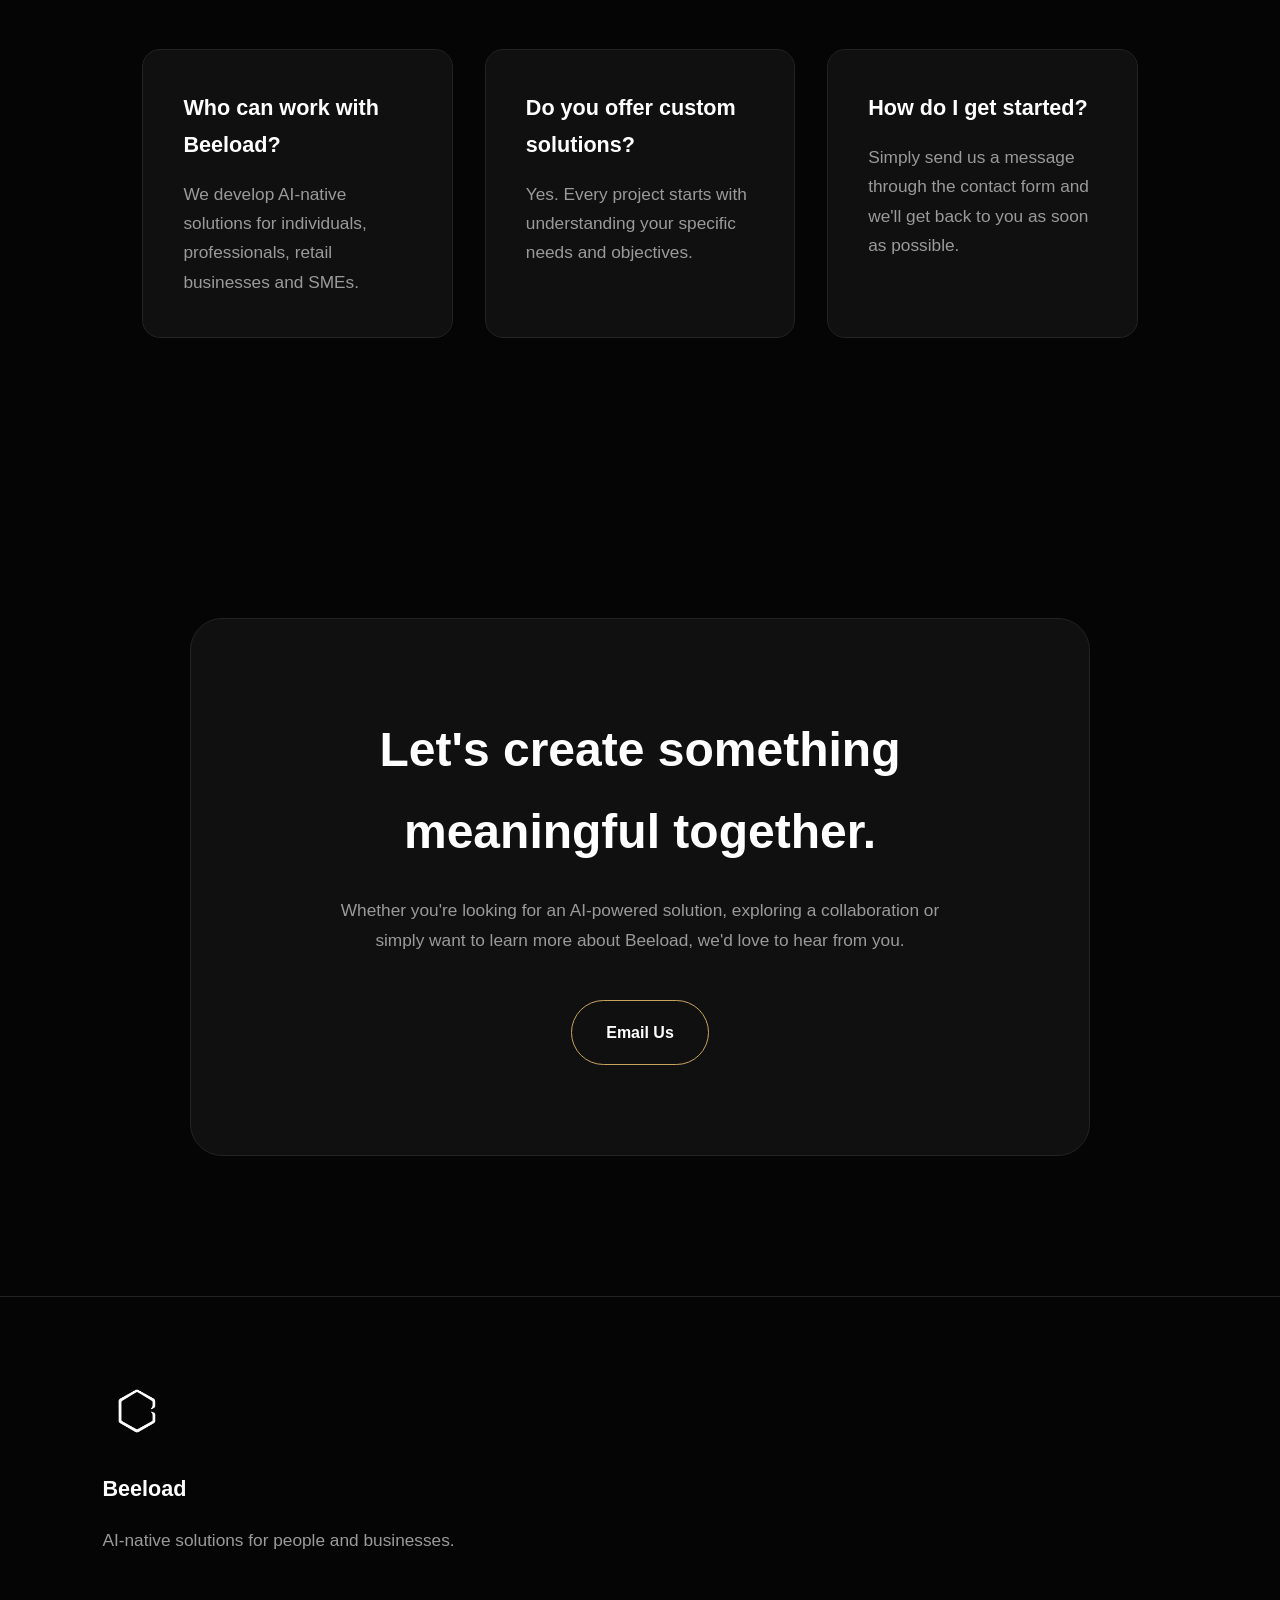
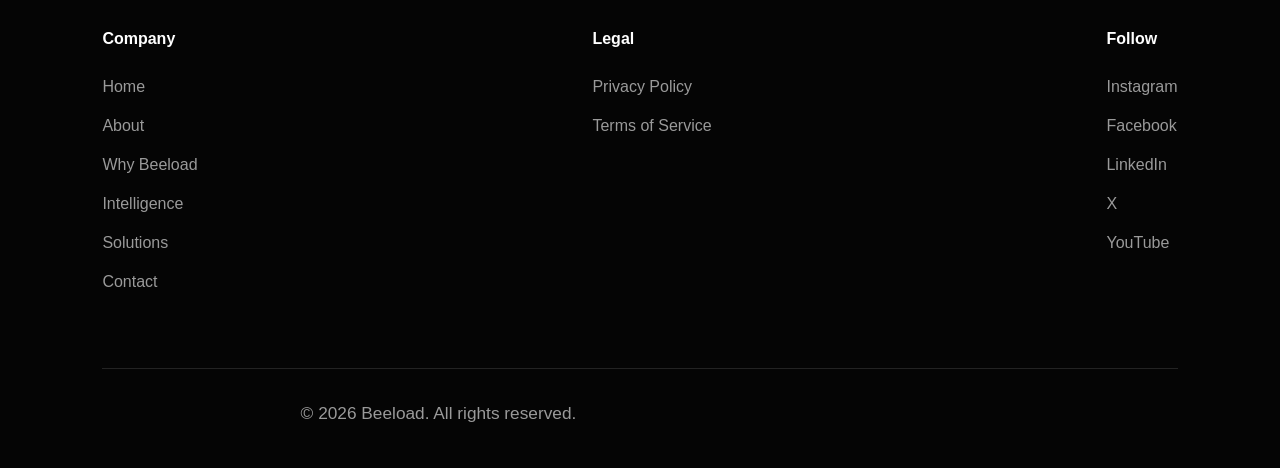
<file: contact.html>
<!DOCTYPE html>
<html lang="en">

<head>

<meta charset="UTF-8">

<meta name="viewport"
content="width=device-width, initial-scale=1.0">

<title>Contact | Beeload</title>

<meta
name="description"
content="Contact Beeload to discover our AI-native solutions for people, professionals and businesses.">

<meta
name="theme-color"
content="#050505">

<link
rel="icon"
href="assets/favicon.ico">

<link
rel="apple-touch-icon"
href="assets/apple-touch-icon.png">

<link
rel="manifest"
href="manifest.json">

<link
rel="stylesheet"
href="style.css">

</head>

<body>

<div class="background-grid"></div>

<div class="background-glow"></div>

<header>

<nav class="navbar">

<a
href="index.html"
class="brand">

<img
src="assets/logo.png"
alt="Beeload Logo">

<span>Beeload</span>

</a>

<ul class="nav-links">

<li><a href="index.html">Home</a></li>

<li><a href="about.html">About</a></li>

<li><a href="why-beeload.html">Why Beeload</a></li>

<li><a href="intelligence.html">Intelligence</a></li>

<li><a href="solutions.html">Solutions</a></li>

<li><a href="contact.html" class="active">Contact</a></li>

</ul>

<a
href="contact.html"
class="button">

Get Started

</a>

</nav>

</header>

<main>

<section class="hero">

<div class="hero-content">

<p class="eyebrow">

CONTACT

</p>

<h1>

Let's build
the future together.

</h1>

<p class="hero-text">

Whether you're an individual,
a professional or a business,
we'd love to hear from you and
explore how Beeload can help.

</p>

</div>

</section>

<!-- ===================================================== -->
<!-- CONTACT INTRODUCTION -->
<!-- ===================================================== -->

<section class="section">

<div class="section-divider"></div>

<span class="section-number">

01

</span>

<h2>

Start the conversation.

</h2>

<p>

Every great solution begins with a conversation.

Tell us about your goals,
your ideas or your challenges,
and we'll explore how Artificial
Intelligence can create value.

</p>

</section>

<!-- ===================================================== -->
<!-- CONTACT FORM -->
<!-- ===================================================== -->

<section class="section">

<div class="section-divider"></div>

<span class="section-number">

02

</span>

<h2>

Send us a message

</h2>

<form class="contact-form">

<div class="form-group">

<label for="name">

Name

</label>

<input
type="text"
id="name"
name="name"
placeholder="Your name"
required>

</div>

<div class="form-group">

<label for="email">

Email

</label>

<input
type="email"
id="email"
name="email"
placeholder="Your email"
required>

</div>

<div class="form-group">

<label for="subject">

Subject

</label>

<input
type="text"
id="subject"
name="subject"
placeholder="Subject">

</div>

<div class="form-group">

<label for="message">

Message

</label>

<textarea
id="message"
name="message"
rows="8"
placeholder="Tell us about your project..."
required></textarea>

</div>

<button
type="submit"
class="button">

Send Message

</button>

</form>

</section>

<!-- ===================================================== -->
<!-- CONTACT INFORMATION -->
<!-- ===================================================== -->

<section class="section">

    <div class="section-divider"></div>

    <span class="section-number">

        03

    </span>

    <h2>

        Contact Information

    </h2>

    <p>

        We're always happy to discuss new ideas,
        answer your questions and explore how
        Beeload can support your goals.

    </p>

    <div class="cards">

        <article class="card">

            <h3>

                Email

            </h3>

            <p>

                hello@beeload.ai

            </p>

        </article>

        <article class="card">

            <h3>

                Response Time

            </h3>

            <p>

                We aim to reply within
                24–48 business hours.

            </p>

        </article>

        <article class="card">

            <h3>

                Availability

            </h3>

            <p>

                Supporting individuals,
                professionals and businesses
                worldwide.

            </p>

        </article>

    </div>

</section>

<!-- ===================================================== -->
<!-- BUSINESS INQUIRIES -->
<!-- ===================================================== -->

<section class="section">

    <div class="section-divider"></div>

    <span class="section-number">

        04

    </span>

    <h2>

        Business Inquiries

    </h2>

    <blockquote>

        Every collaboration starts
        with a conversation.

    </blockquote>

    <p style="margin-top:40px;">

        Whether you're looking for AI-powered
        solutions, exploring a partnership or
        planning a new project, we're ready
        to listen.

    </p>

</section>

<!-- ===================================================== -->
<!-- FOLLOW BEELOAD -->
<!-- ===================================================== -->

<section class="section">

    <div class="section-divider"></div>

    <span class="section-number">

        05

    </span>

    <h2>

        Follow Beeload

    </h2>

    <p>

        Stay connected and follow our journey
        as we continue building AI-native
        solutions.

    </p>

    <div class="cards">

        <article class="card">

            <h3>Instagram</h3>

            <a href="#" target="_blank" rel="noopener noreferrer">

                Coming Soon

            </a>

        </article>

        <article class="card">

            <h3>Facebook</h3>

            <a href="#" target="_blank" rel="noopener noreferrer">

                Coming Soon

            </a>

        </article>

        <article class="card">

            <h3>LinkedIn</h3>

            <a href="#" target="_blank" rel="noopener noreferrer">

                Coming Soon

            </a>

        </article>

        <article class="card">

            <h3>X</h3>

            <a href="#" target="_blank" rel="noopener noreferrer">

                Coming Soon

            </a>

        </article>

        <article class="card">

            <h3>YouTube</h3>

            <a href="#" target="_blank" rel="noopener noreferrer">

                Coming Soon

            </a>

        </article>

    </div>

</section>

<!-- ===================================================== -->
<!-- FAQ -->
<!-- ===================================================== -->

<section class="section">

    <div class="section-divider"></div>

    <span class="section-number">

        06

    </span>

    <h2>

        Frequently Asked Questions

    </h2>

    <div class="cards">

        <article class="card">

            <h3>

                Who can work with Beeload?

            </h3>

            <p>

                We develop AI-native solutions
                for individuals, professionals,
                retail businesses and SMEs.

            </p>

        </article>

        <article class="card">

            <h3>

                Do you offer custom solutions?

            </h3>

            <p>

                Yes. Every project starts with
                understanding your specific needs
                and objectives.

            </p>

        </article>

        <article class="card">

            <h3>

                How do I get started?

            </h3>

            <p>

                Simply send us a message through
                the contact form and we'll get
                back to you as soon as possible.

            </p>

        </article>

    </div>

</section>

<!-- ===================================================== -->
<!-- FINAL CALL TO ACTION -->
<!-- ===================================================== -->

<section class="cta">

    <h2>

        Let's create something meaningful together.

    </h2>

    <p>

        Whether you're looking for an AI-powered solution,
        exploring a collaboration or simply want to learn
        more about Beeload, we'd love to hear from you.

    </p>

    <a
    href="mailto:hello@beeload.ai"
    class="button">

        Email Us

    </a>

</section>

</main>

<!-- ===================================================== -->
<!-- FOOTER -->
<!-- ===================================================== -->

<footer class="footer">

    <div class="footer-brand">

        <img
        src="assets/logo.png"
        alt="Beeload Logo">

        <h3>

            Beeload

        </h3>

        <p>

            AI-native solutions for people and businesses.

        </p>

    </div>

    <div class="footer-links">

        <div>

            <h4>

                Company

            </h4>

            <a href="index.html">Home</a>

            <a href="about.html">About</a>

            <a href="why-beeload.html">Why Beeload</a>

            <a href="intelligence.html">Intelligence</a>

            <a href="solutions.html">Solutions</a>

            <a href="contact.html">Contact</a>

        </div>

        <div>

            <h4>

                Legal

            </h4>

            <a href="privacy.html">Privacy Policy</a>

            <a href="terms.html">Terms of Service</a>

        </div>

        <div>

            <h4>

                Follow

            </h4>

            <a href="#" target="_blank" rel="noopener noreferrer">

                Instagram

            </a>

            <a href="#" target="_blank" rel="noopener noreferrer">

                Facebook

            </a>

            <a href="#" target="_blank" rel="noopener noreferrer">

                LinkedIn

            </a>

            <a href="#" target="_blank" rel="noopener noreferrer">

                X

            </a>

            <a href="#" target="_blank" rel="noopener noreferrer">

                YouTube

            </a>

        </div>

    </div>

    <div class="footer-bottom">

        <p>

            © 2026 Beeload. All rights reserved.

        </p>

    </div>

</footer>

<script src="script.js"></script>

</body>

</html>
</file>
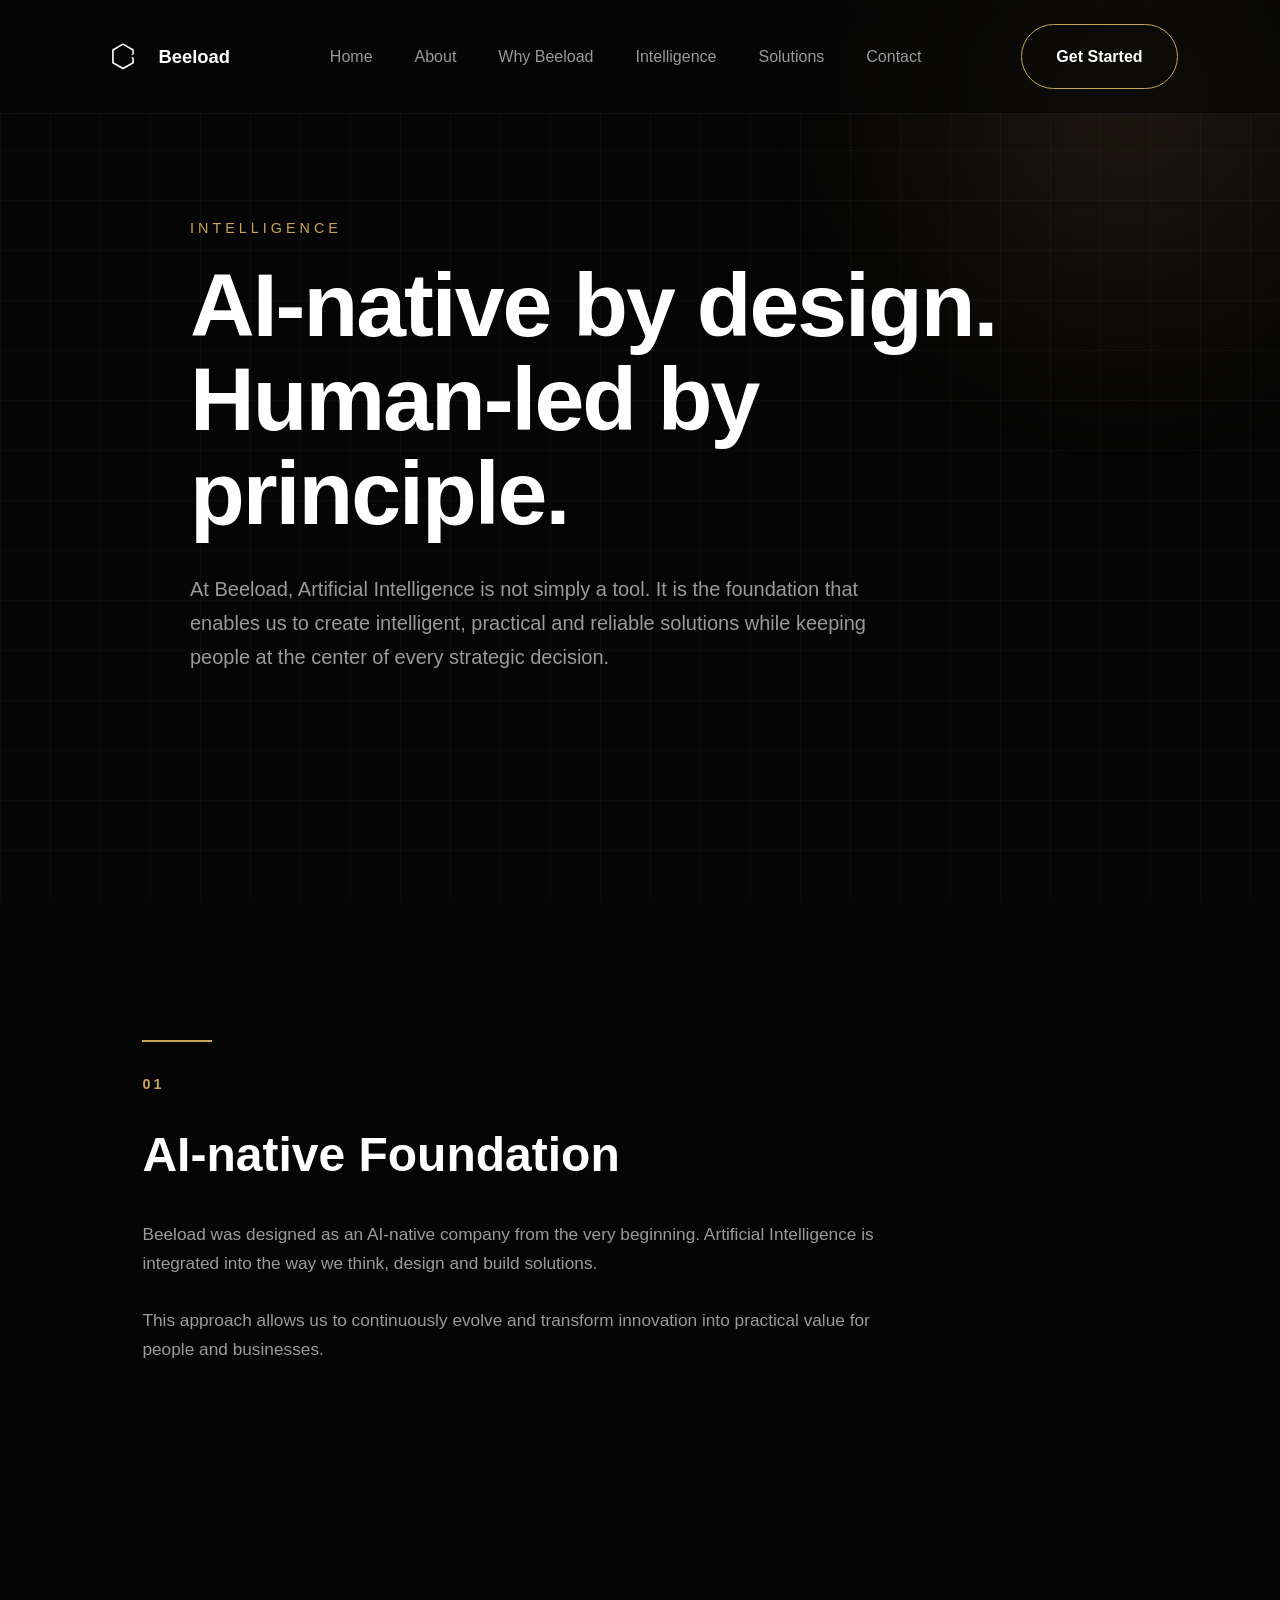
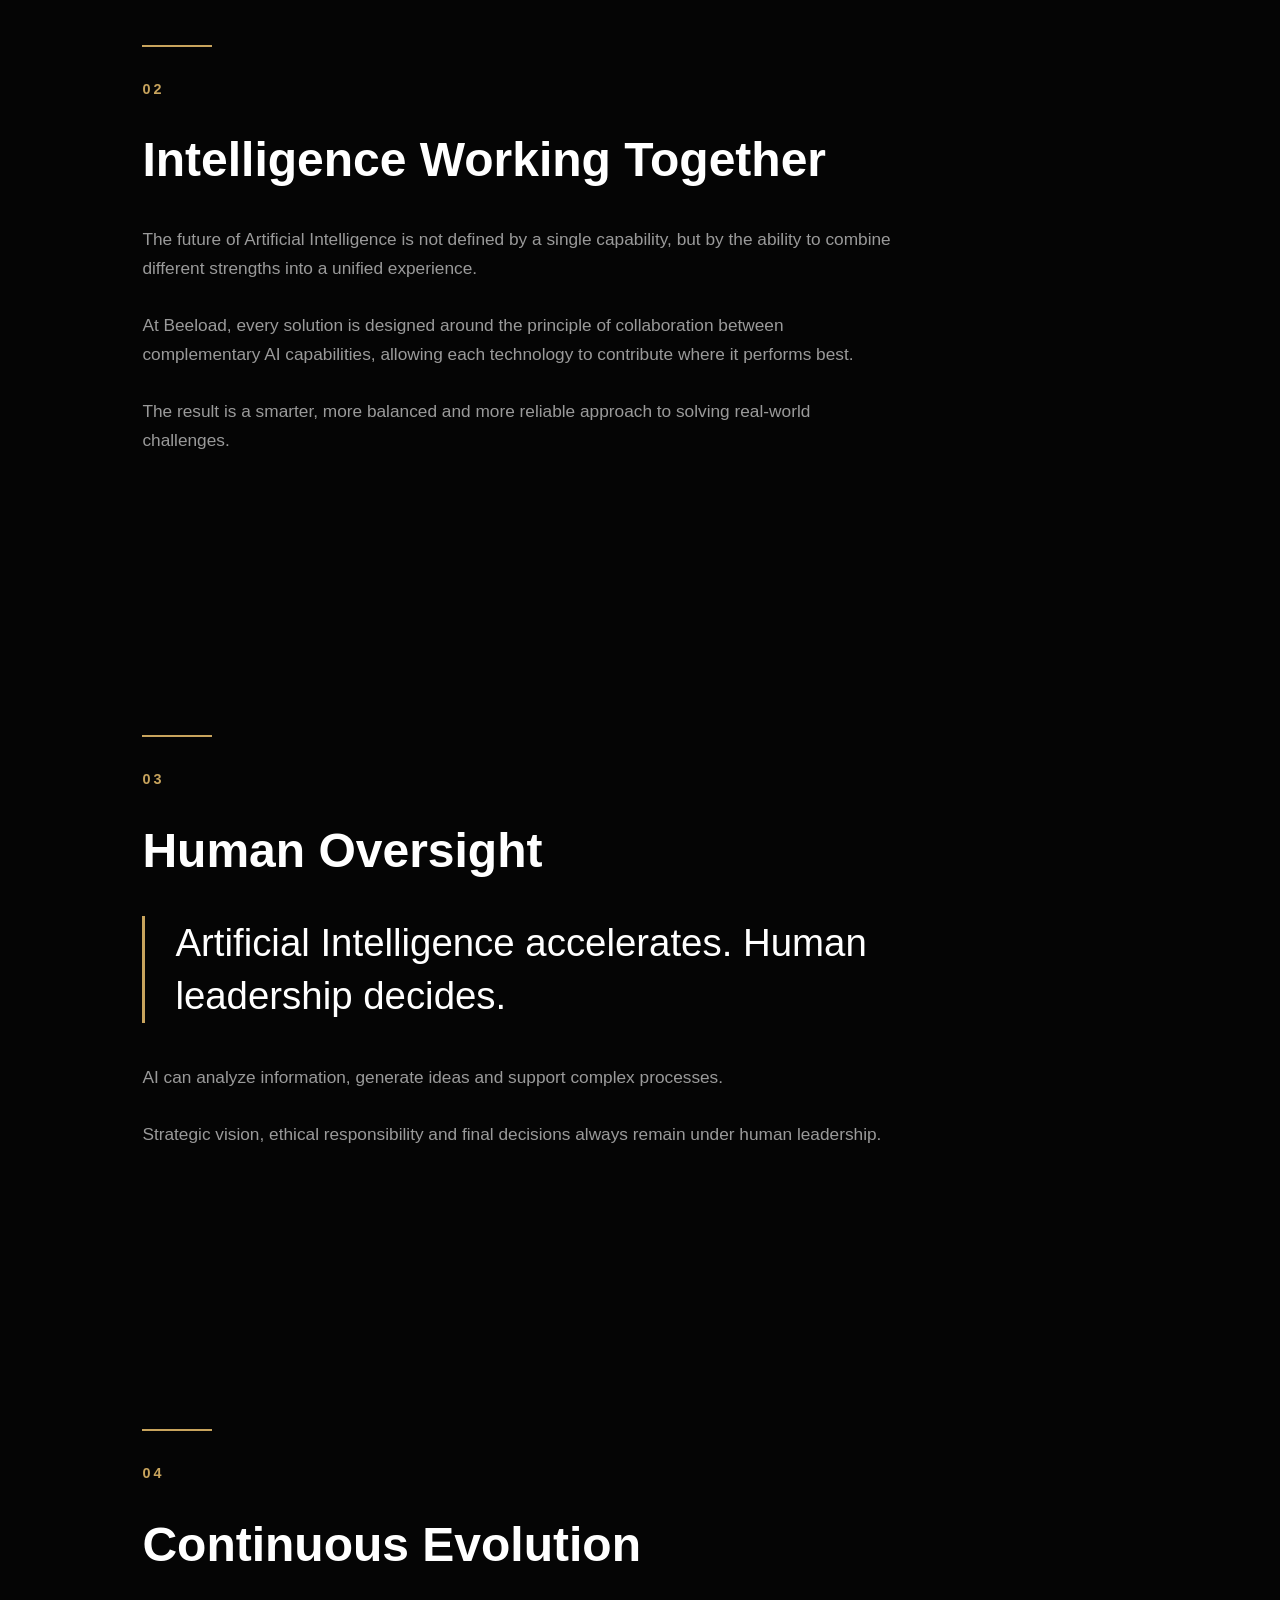
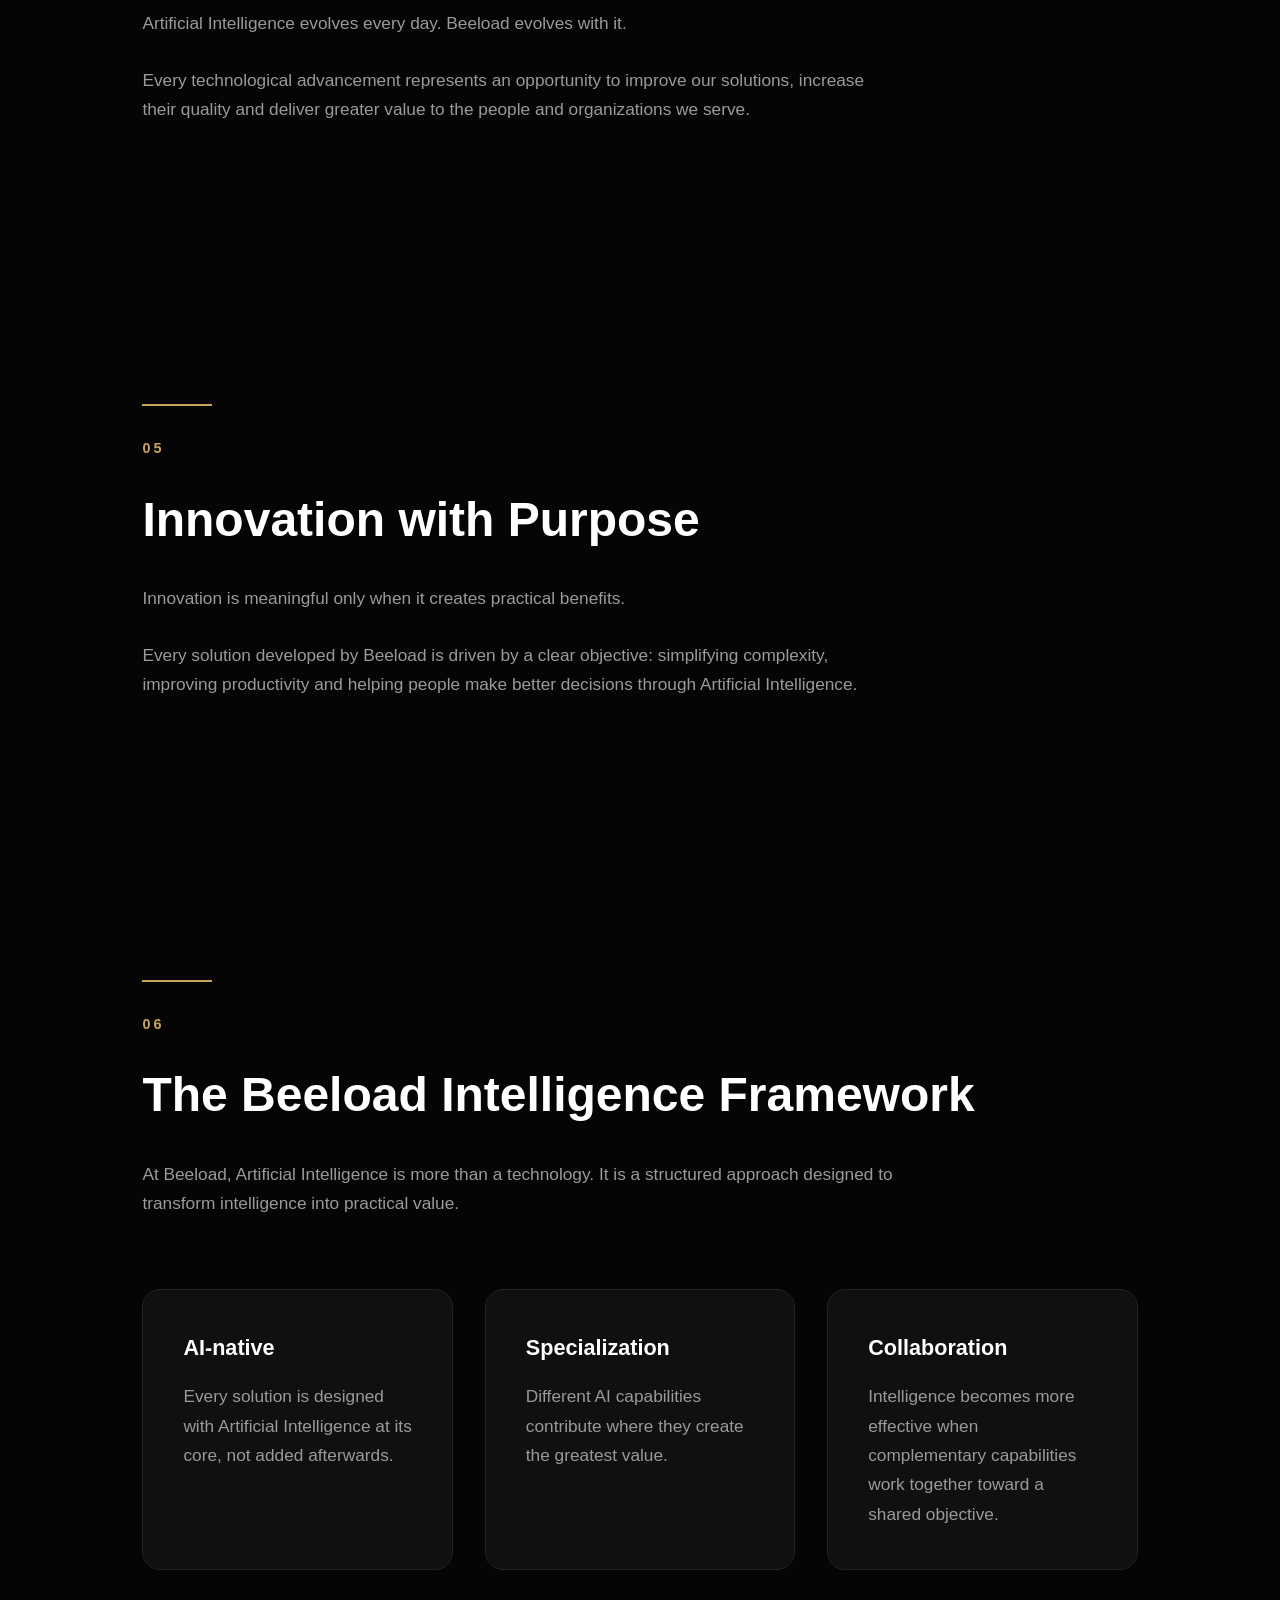
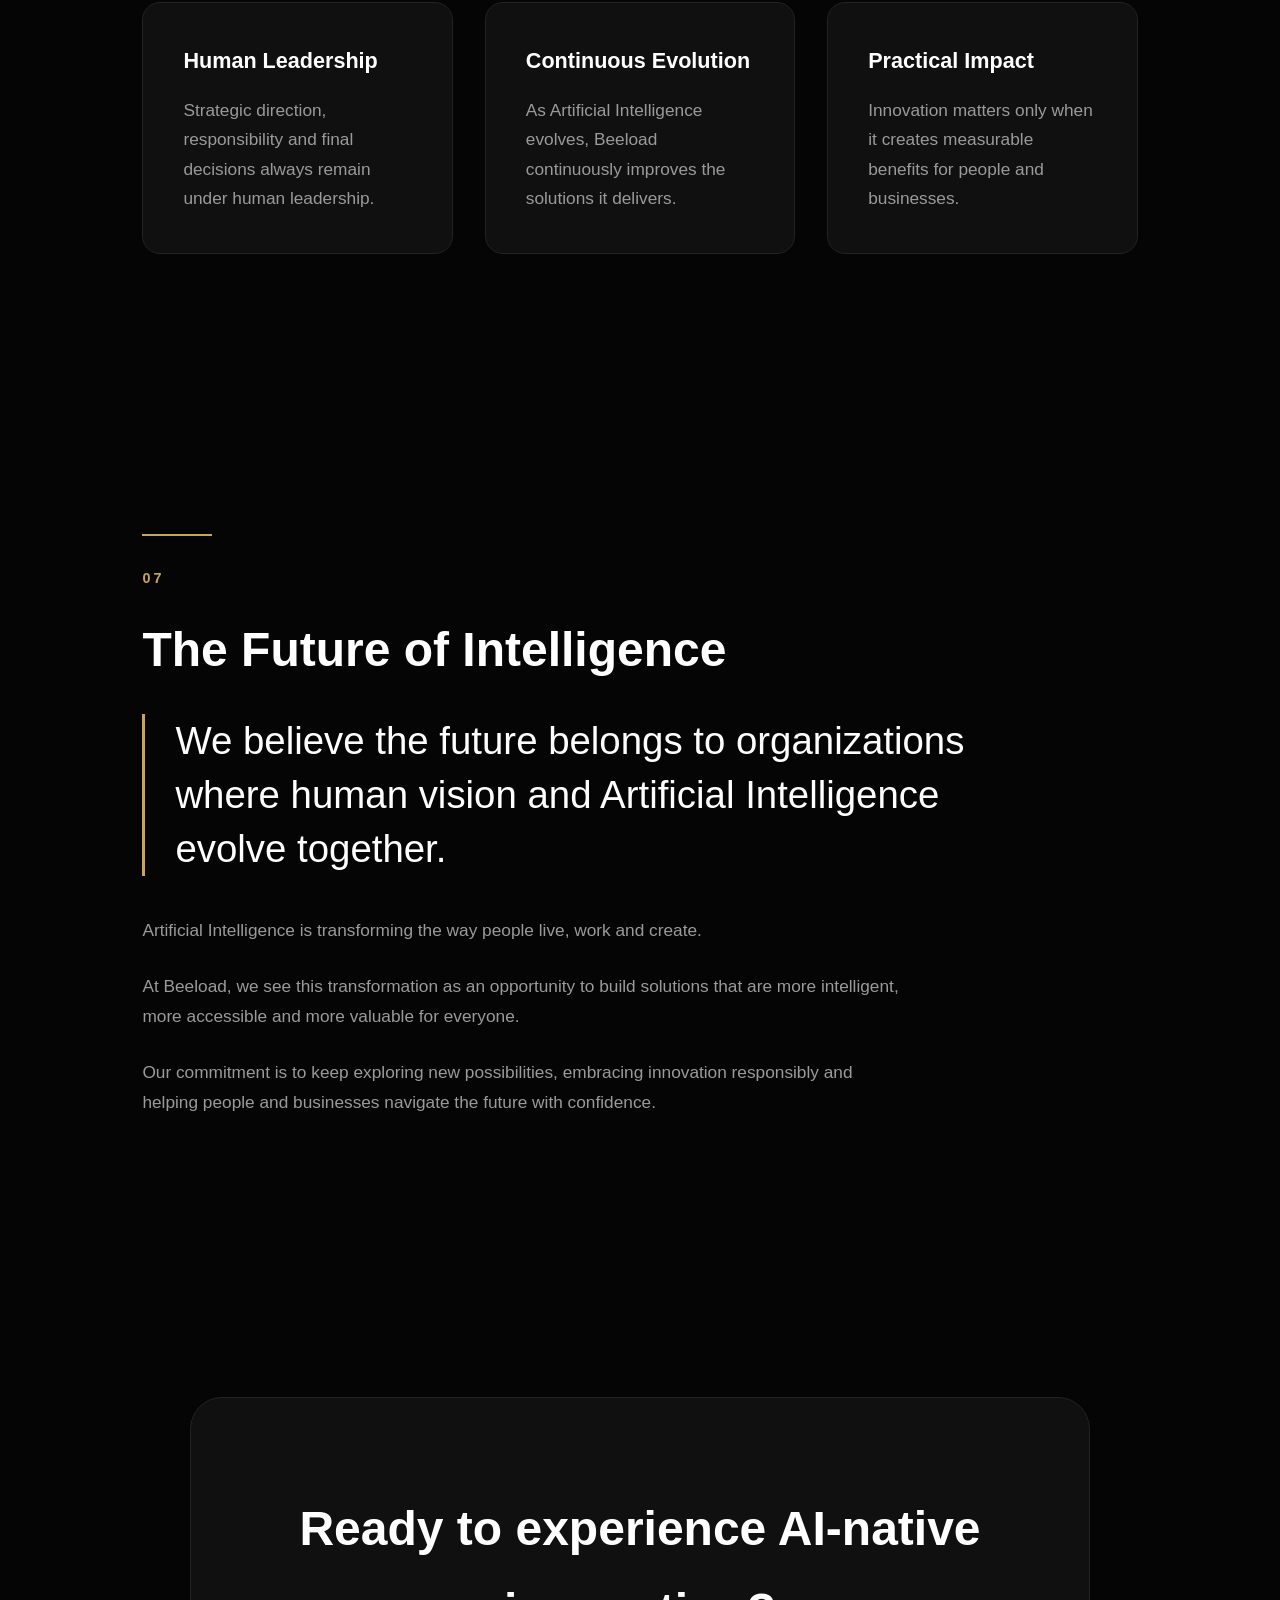
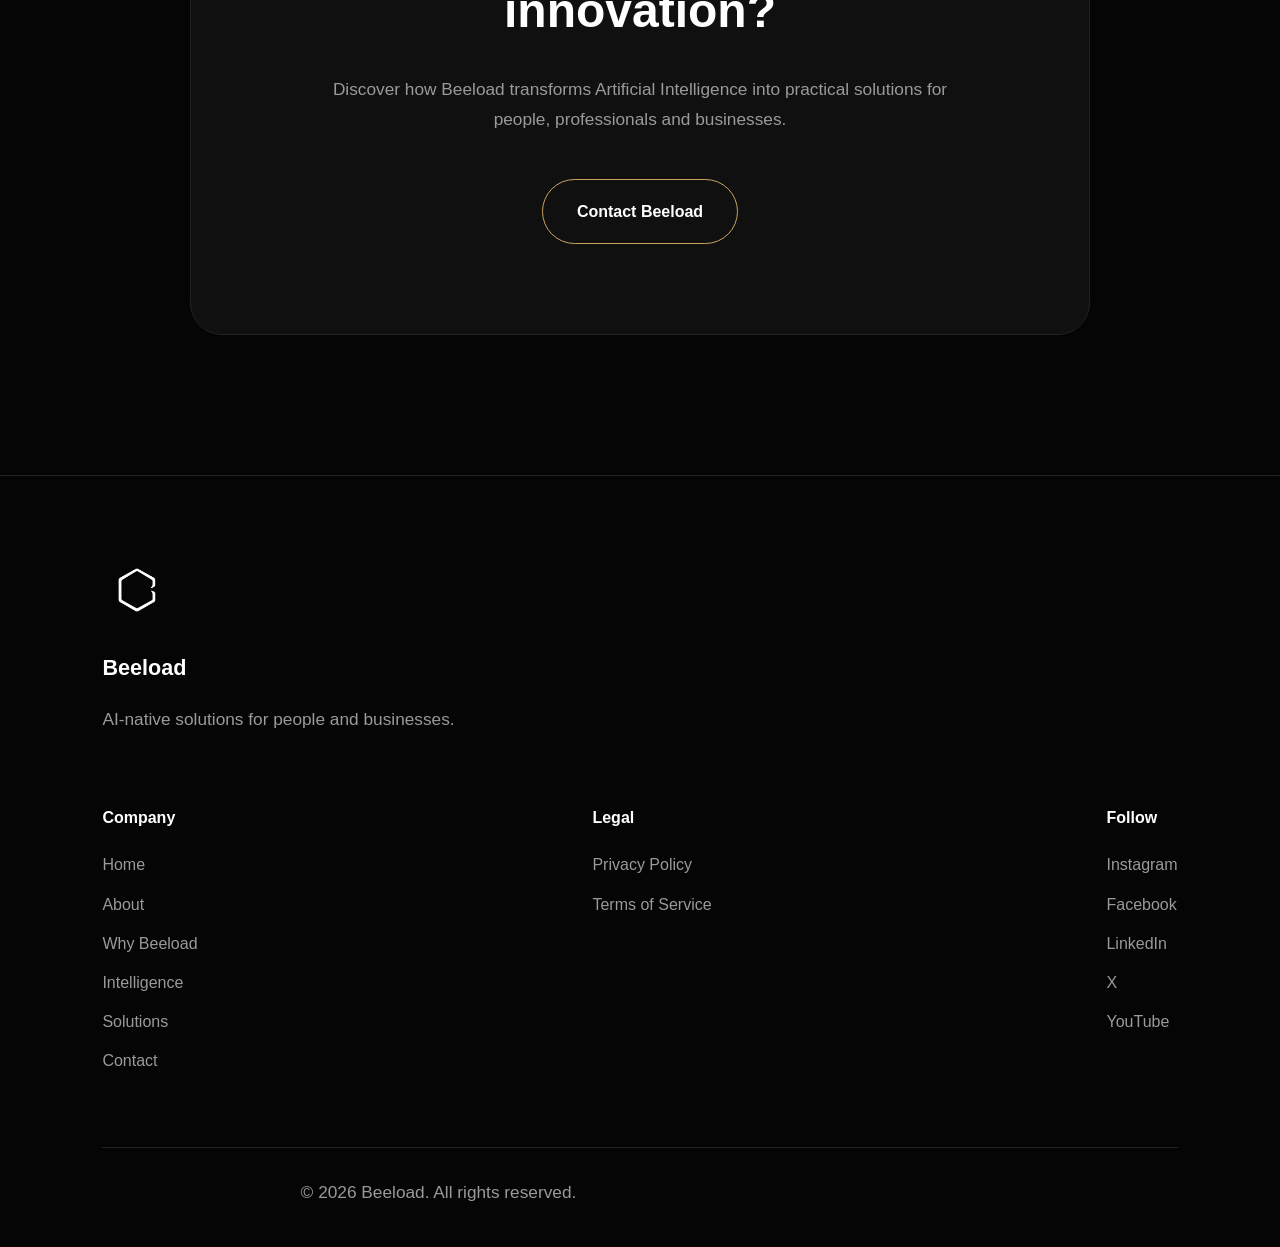
<file: intelligence.html>
<!DOCTYPE html>
<html lang="en">

<head>

<meta charset="UTF-8">

<meta
name="viewport"
content="width=device-width, initial-scale=1.0">

<title>Intelligence | Beeload</title>

<meta
name="description"
content="Discover the AI-native philosophy behind Beeload and how intelligence powers every solution we create.">

<meta
name="theme-color"
content="#050505">

<link
rel="icon"
href="assets/favicon.ico">

<link
rel="apple-touch-icon"
href="assets/apple-touch-icon.png">

<link
rel="manifest"
href="manifest.json">

<link
rel="stylesheet"
href="style.css">

</head>

<body>

<div class="background-grid"></div>

<div class="background-glow"></div>

<header>

<nav class="navbar">

<a
href="index.html"
class="brand">

<img
src="assets/logo.png"
alt="Beeload Logo">

<span>Beeload</span>

</a>

<ul class="nav-links">

<li><a href="index.html">Home</a></li>

<li><a href="about.html">About</a></li>

<li><a href="why-beeload.html">Why Beeload</a></li>

<li><a href="intelligence.html" class="active">Intelligence</a></li>

<li><a href="solutions.html">Solutions</a></li>

<li><a href="contact.html">Contact</a></li>

</ul>

<a
href="contact.html"
class="button">

Get Started

</a>

</nav>

</header>

<main>

<section class="hero">

<div class="hero-content">

<p class="eyebrow">

INTELLIGENCE

</p>

<h1>

AI-native by design.
Human-led by principle.

</h1>

<p class="hero-text">

At Beeload, Artificial Intelligence is not simply a tool.

It is the foundation that enables us to create intelligent,
practical and reliable solutions while keeping people at the
center of every strategic decision.

</p>

</div>

</section>

<!-- ===================================================== -->
<!-- AI-NATIVE FOUNDATION -->
<!-- ===================================================== -->

<section class="section">

<div class="section-divider"></div>

<span class="section-number">

01

</span>

<h2>

AI-native Foundation

</h2>

<p>

Beeload was designed as an AI-native company from the very
beginning.

Artificial Intelligence is integrated into the way we think,
design and build solutions.

</p>

<br>

<p>

This approach allows us to continuously evolve and transform
innovation into practical value for people and businesses.

</p>

</section>

<!-- ===================================================== -->
<!-- INTELLIGENCE WORKING TOGETHER -->
<!-- ===================================================== -->

<section class="section">

    <div class="section-divider"></div>

    <span class="section-number">

        02

    </span>

    <h2>

        Intelligence Working Together

    </h2>

    <p>

        The future of Artificial Intelligence is not
        defined by a single capability, but by the
        ability to combine different strengths into
        a unified experience.

    </p>

    <br>

    <p>

        At Beeload, every solution is designed around
        the principle of collaboration between
        complementary AI capabilities, allowing each
        technology to contribute where it performs best.

    </p>

    <br>

    <p>

        The result is a smarter, more balanced and
        more reliable approach to solving real-world
        challenges.

    </p>

</section>

<!-- ===================================================== -->
<!-- HUMAN OVERSIGHT -->
<!-- ===================================================== -->

<section class="section">

    <div class="section-divider"></div>

    <span class="section-number">

        03

    </span>

    <h2>

        Human Oversight

    </h2>

    <blockquote>

        Artificial Intelligence accelerates.
        Human leadership decides.

    </blockquote>

    <p style="margin-top:40px;">

        AI can analyze information, generate ideas
        and support complex processes.

    </p>

    <br>

    <p>

        Strategic vision, ethical responsibility and
        final decisions always remain under human
        leadership.

    </p>

</section>

<!-- ===================================================== -->
<!-- CONTINUOUS EVOLUTION -->
<!-- ===================================================== -->

<section class="section">

    <div class="section-divider"></div>

    <span class="section-number">

        04

    </span>

    <h2>

        Continuous Evolution

    </h2>

    <p>

        Artificial Intelligence evolves every day.

        Beeload evolves with it.

    </p>

    <br>

    <p>

        Every technological advancement represents an
        opportunity to improve our solutions, increase
        their quality and deliver greater value to the
        people and organizations we serve.

    </p>

</section>

<!-- ===================================================== -->
<!-- INNOVATION WITH PURPOSE -->
<!-- ===================================================== -->

<section class="section">

    <div class="section-divider"></div>

    <span class="section-number">

        05

    </span>

    <h2>

        Innovation with Purpose

    </h2>

    <p>

        Innovation is meaningful only when it creates
        practical benefits.

    </p>

    <br>

    <p>

        Every solution developed by Beeload is driven
        by a clear objective: simplifying complexity,
        improving productivity and helping people make
        better decisions through Artificial Intelligence.

    </p>

</section>

<!-- ===================================================== -->
<!-- THE BEELOAD INTELLIGENCE FRAMEWORK -->
<!-- ===================================================== -->

<section class="section">

    <div class="section-divider"></div>

    <span class="section-number">

        06

    </span>

    <h2>

        The Beeload Intelligence Framework

    </h2>

    <p>

        At Beeload, Artificial Intelligence is more than
        a technology.

        It is a structured approach designed to transform
        intelligence into practical value.

    </p>

    <div class="cards">

        <article class="card">

            <h3>

                AI-native

            </h3>

            <p>

                Every solution is designed with
                Artificial Intelligence at its core,
                not added afterwards.

            </p>

        </article>

        <article class="card">

            <h3>

                Specialization

            </h3>

            <p>

                Different AI capabilities contribute
                where they create the greatest value.

            </p>

        </article>

        <article class="card">

            <h3>

                Collaboration

            </h3>

            <p>

                Intelligence becomes more effective
                when complementary capabilities work
                together toward a shared objective.

            </p>

        </article>

        <article class="card">

            <h3>

                Human Leadership

            </h3>

            <p>

                Strategic direction, responsibility
                and final decisions always remain
                under human leadership.

            </p>

        </article>

        <article class="card">

            <h3>

                Continuous Evolution

            </h3>

            <p>

                As Artificial Intelligence evolves,
                Beeload continuously improves the
                solutions it delivers.

            </p>

        </article>

        <article class="card">

            <h3>

                Practical Impact

            </h3>

            <p>

                Innovation matters only when it
                creates measurable benefits for
                people and businesses.

            </p>

        </article>

    </div>

</section>

<!-- ===================================================== -->
<!-- THE FUTURE OF INTELLIGENCE -->
<!-- ===================================================== -->

<section class="section">

    <div class="section-divider"></div>

    <span class="section-number">

        07

    </span>

    <h2>

        The Future of Intelligence

    </h2>

    <blockquote>

        We believe the future belongs to organizations
        where human vision and Artificial Intelligence
        evolve together.

    </blockquote>

    <p style="margin-top:40px;">

        Artificial Intelligence is transforming the way
        people live, work and create.

    </p>

    <br>

    <p>

        At Beeload, we see this transformation as an
        opportunity to build solutions that are more
        intelligent, more accessible and more valuable
        for everyone.

    </p>

    <br>

    <p>

        Our commitment is to keep exploring new
        possibilities, embracing innovation responsibly
        and helping people and businesses navigate the
        future with confidence.

    </p>

</section>

<!-- ===================================================== -->
<!-- CALL TO ACTION -->
<!-- ===================================================== -->

<section class="cta">

    <h2>

        Ready to experience AI-native innovation?

    </h2>

    <p>

        Discover how Beeload transforms Artificial
        Intelligence into practical solutions for
        people, professionals and businesses.

    </p>

    <a
    href="contact.html"
    class="button">

        Contact Beeload

    </a>

</section>

</main>

<!-- ===================================================== -->
<!-- FOOTER -->
<!-- ===================================================== -->

<footer class="footer">

    <div class="footer-brand">

        <img
        src="assets/logo.png"
        alt="Beeload Logo">

        <h3>

            Beeload

        </h3>

        <p>

            AI-native solutions for people and businesses.

        </p>

    </div>

    <div class="footer-links">

        <div>

            <h4>

                Company

            </h4>

            <a href="index.html">Home</a>

            <a href="about.html">About</a>

            <a href="why-beeload.html">Why Beeload</a>

            <a href="intelligence.html">Intelligence</a>

            <a href="solutions.html">Solutions</a>

            <a href="contact.html">Contact</a>

        </div>

        <div>

            <h4>

                Legal

            </h4>

            <a href="privacy.html">Privacy Policy</a>

            <a href="terms.html">Terms of Service</a>

        </div>

        <div>

            <h4>

                Follow

            </h4>

            <a href="#" target="_blank" rel="noopener noreferrer">Instagram</a>

            <a href="#" target="_blank" rel="noopener noreferrer">Facebook</a>

            <a href="#" target="_blank" rel="noopener noreferrer">LinkedIn</a>

            <a href="#" target="_blank" rel="noopener noreferrer">X</a>

            <a href="#" target="_blank" rel="noopener noreferrer">YouTube</a>

        </div>

    </div>

    <div class="footer-bottom">

        <p>

            © 2026 Beeload. All rights reserved.

        </p>

    </div>

</footer>

<script src="script.js"></script>

</body>

</html>
</file>
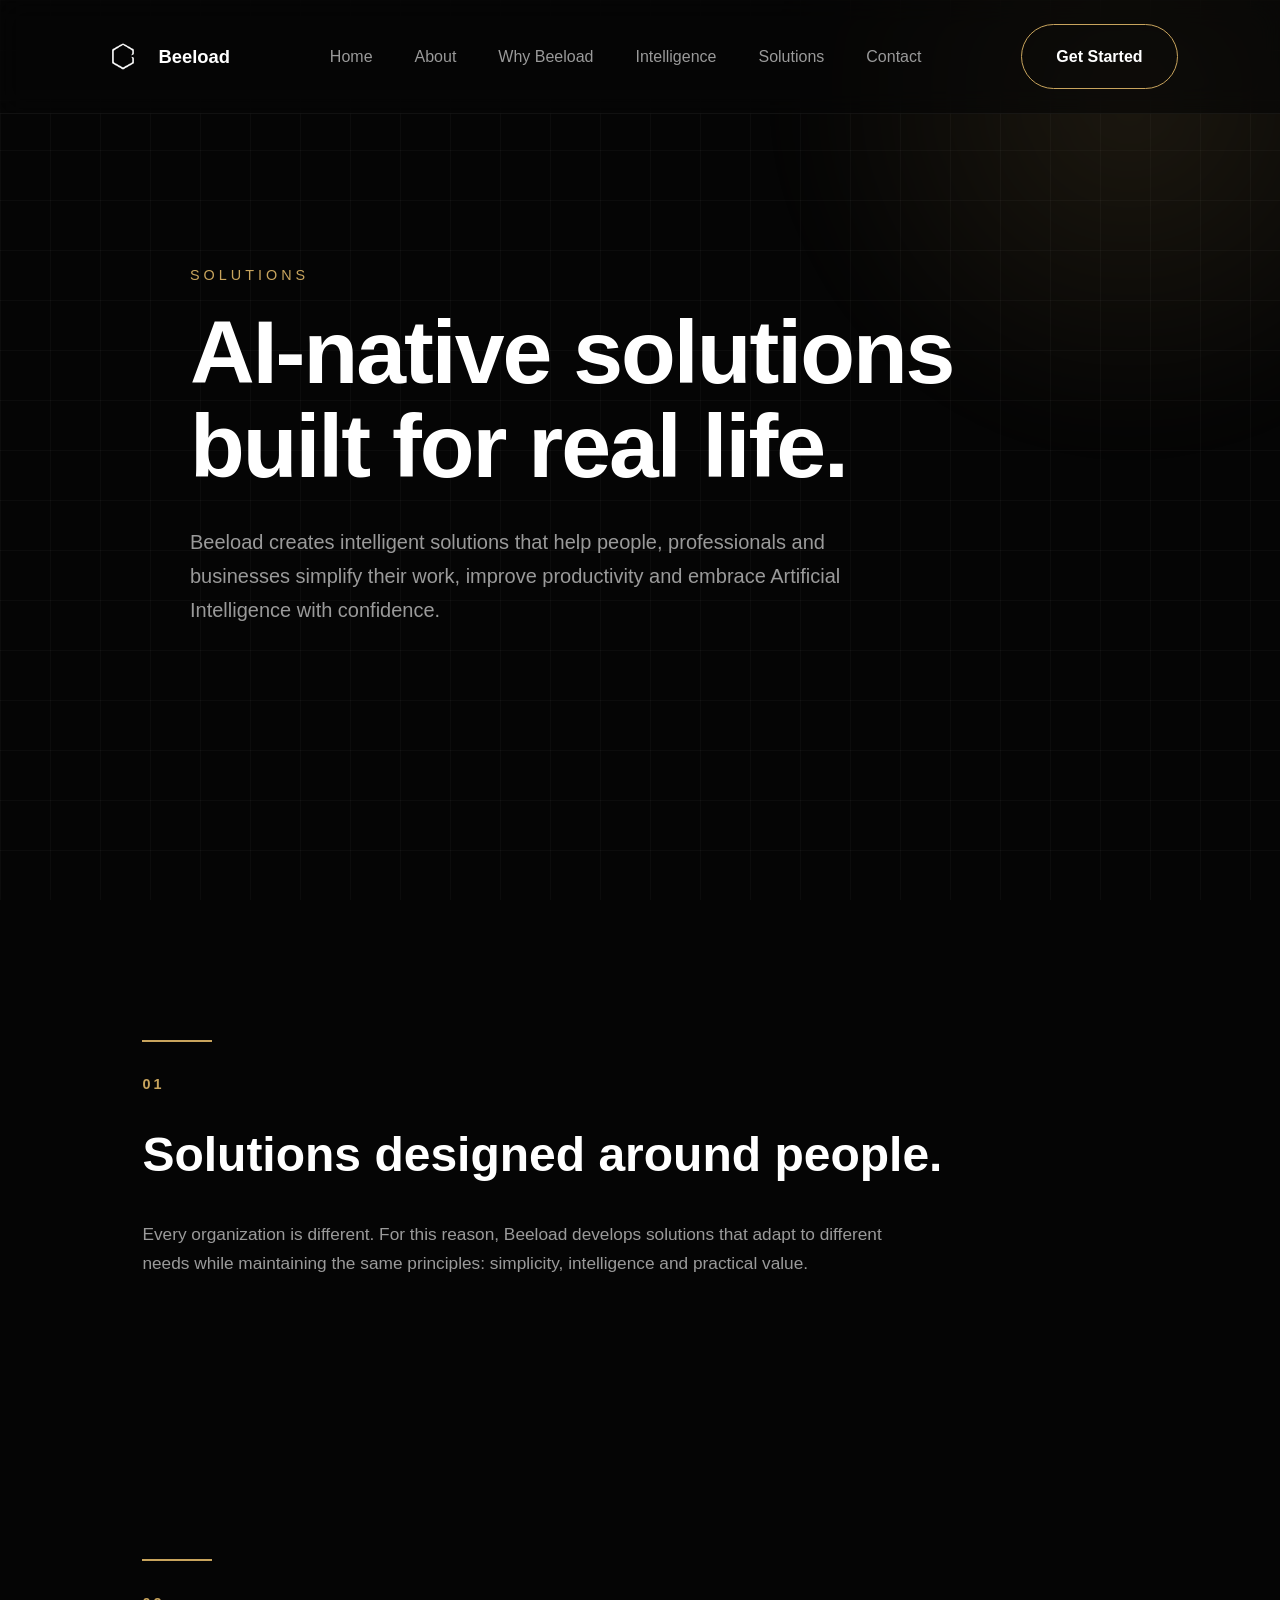
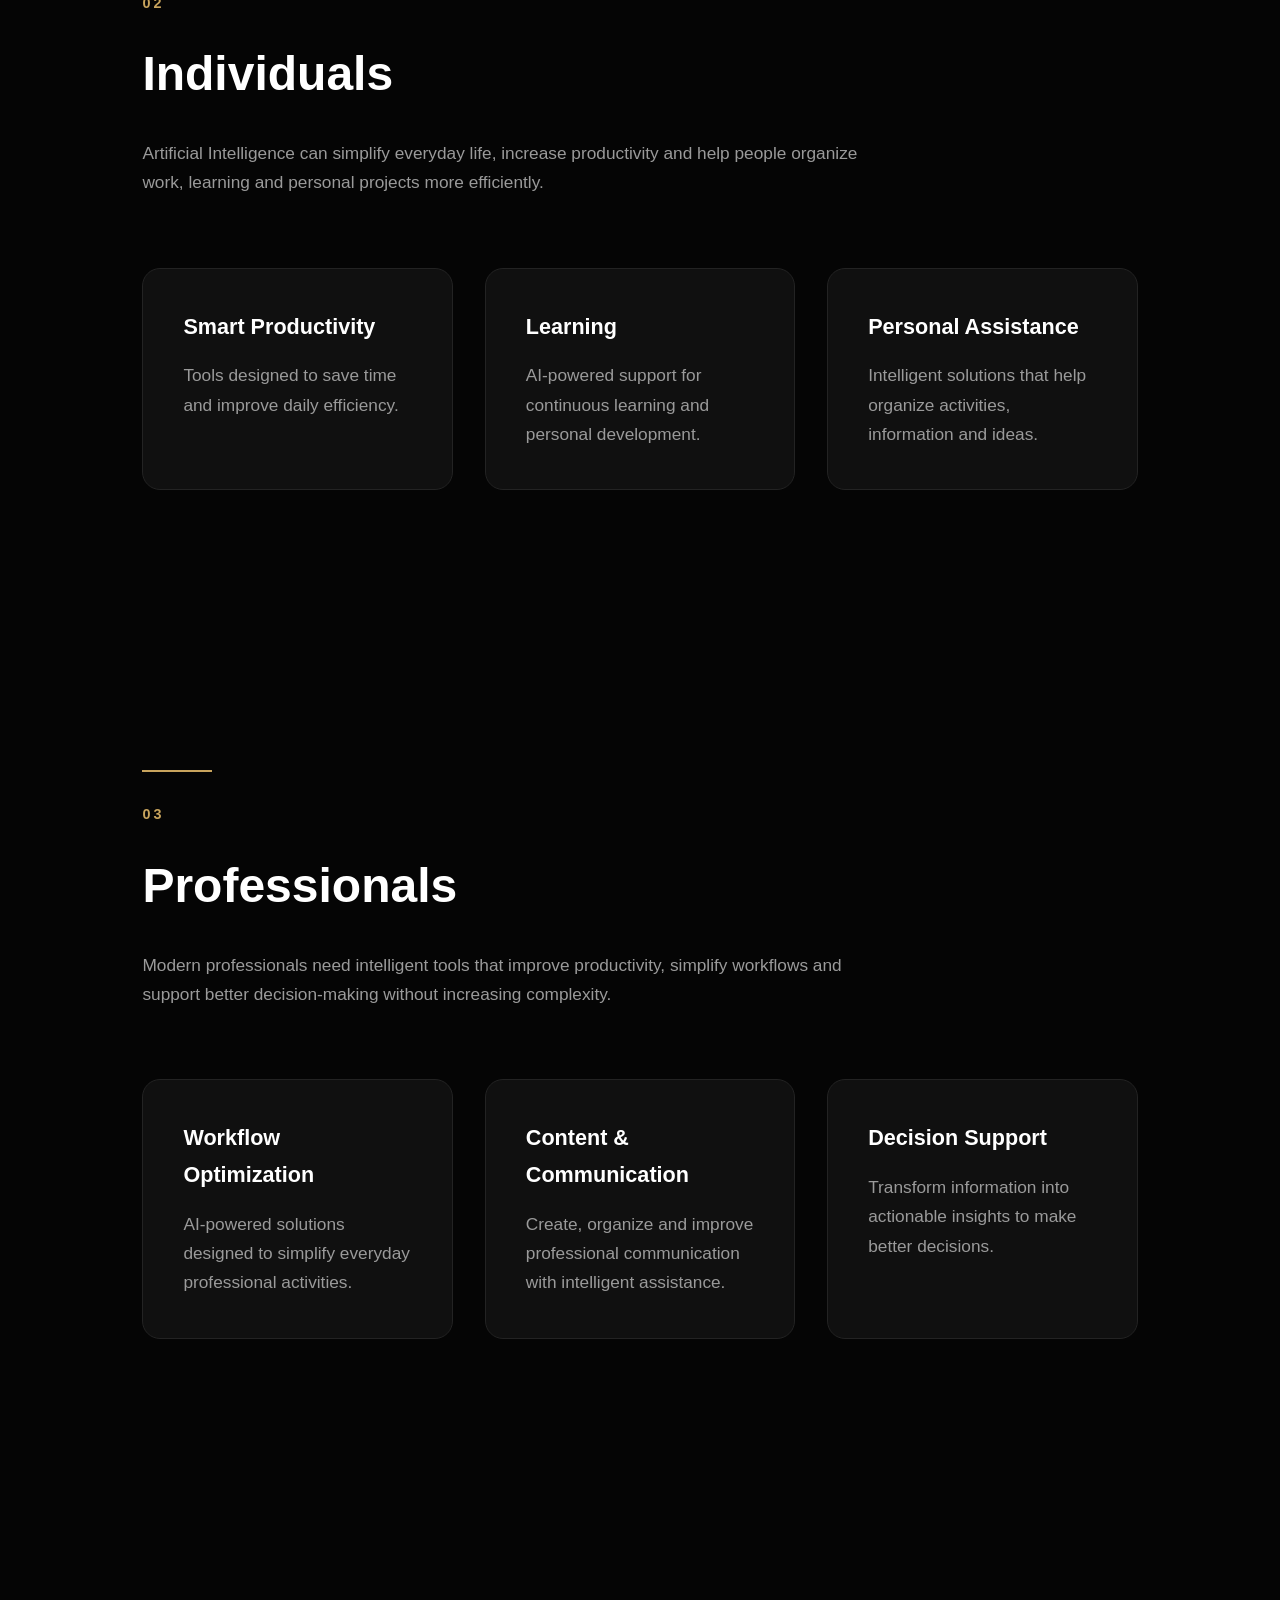
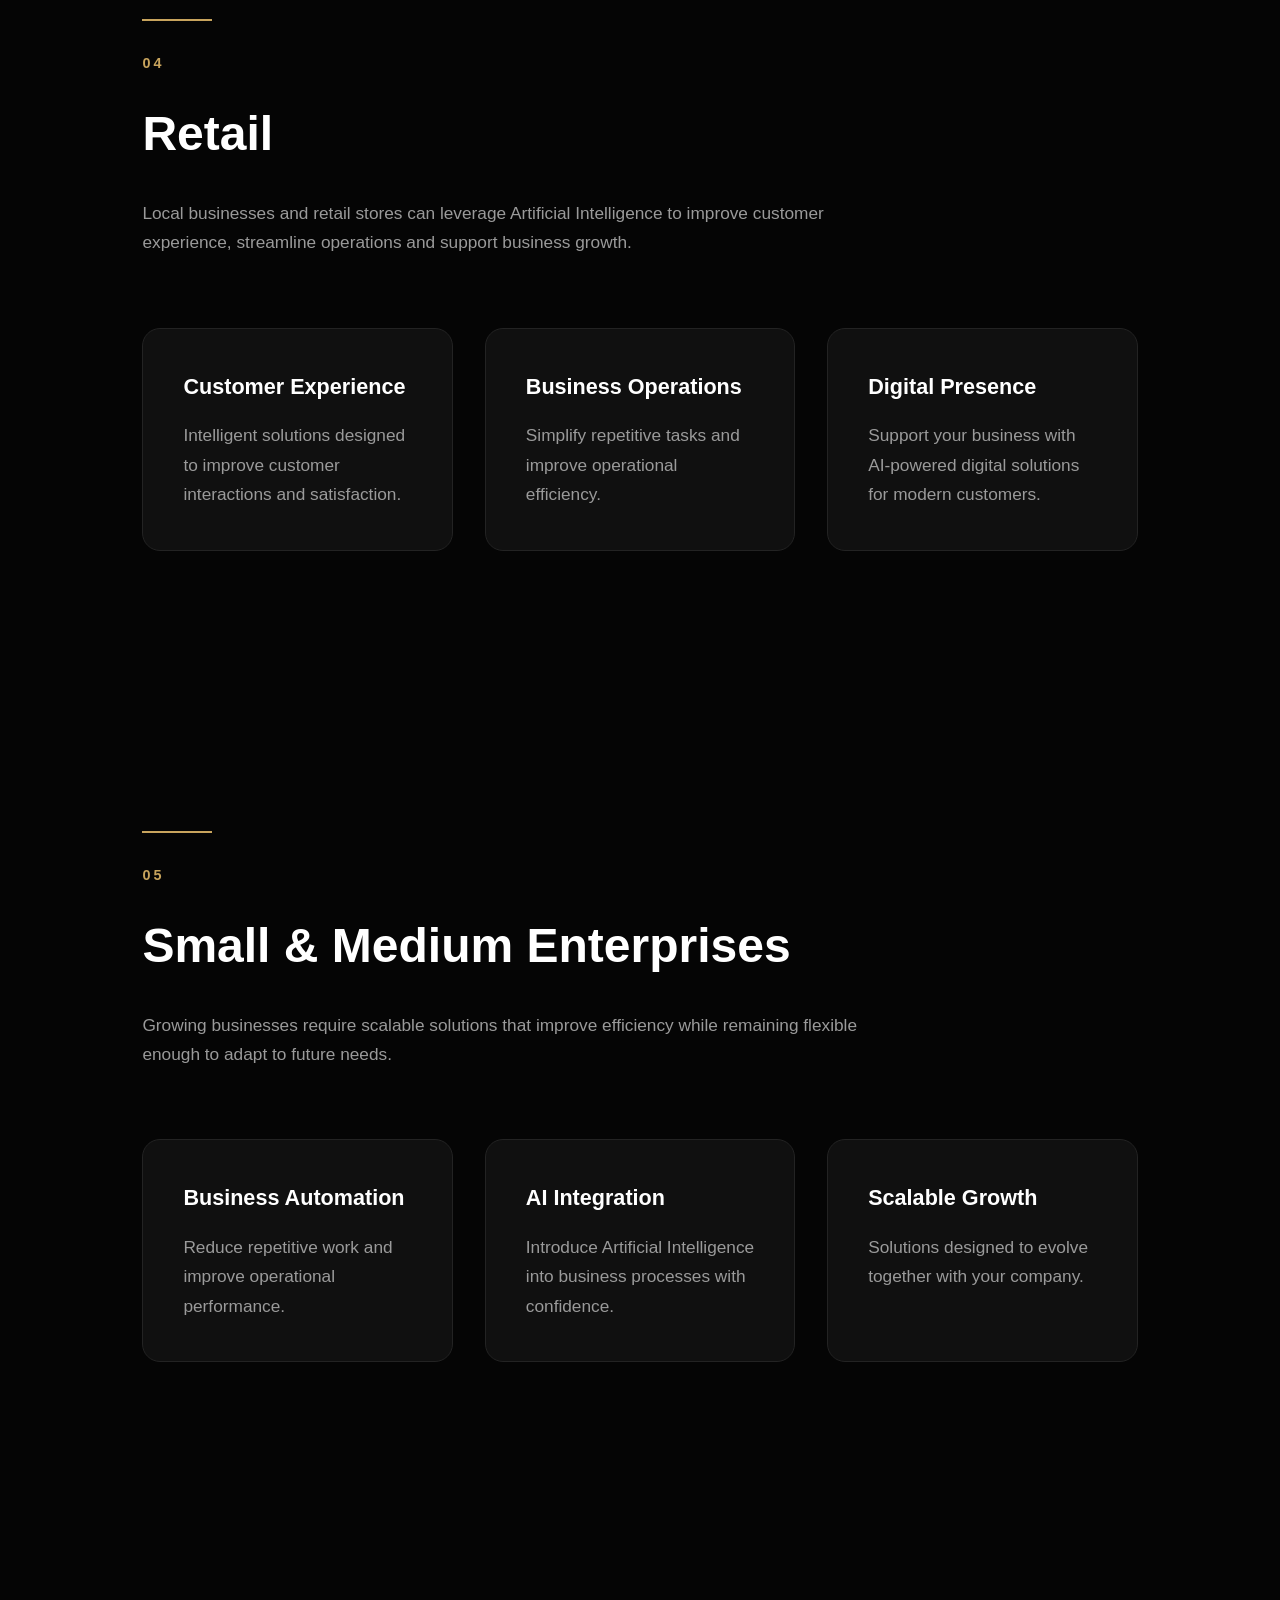
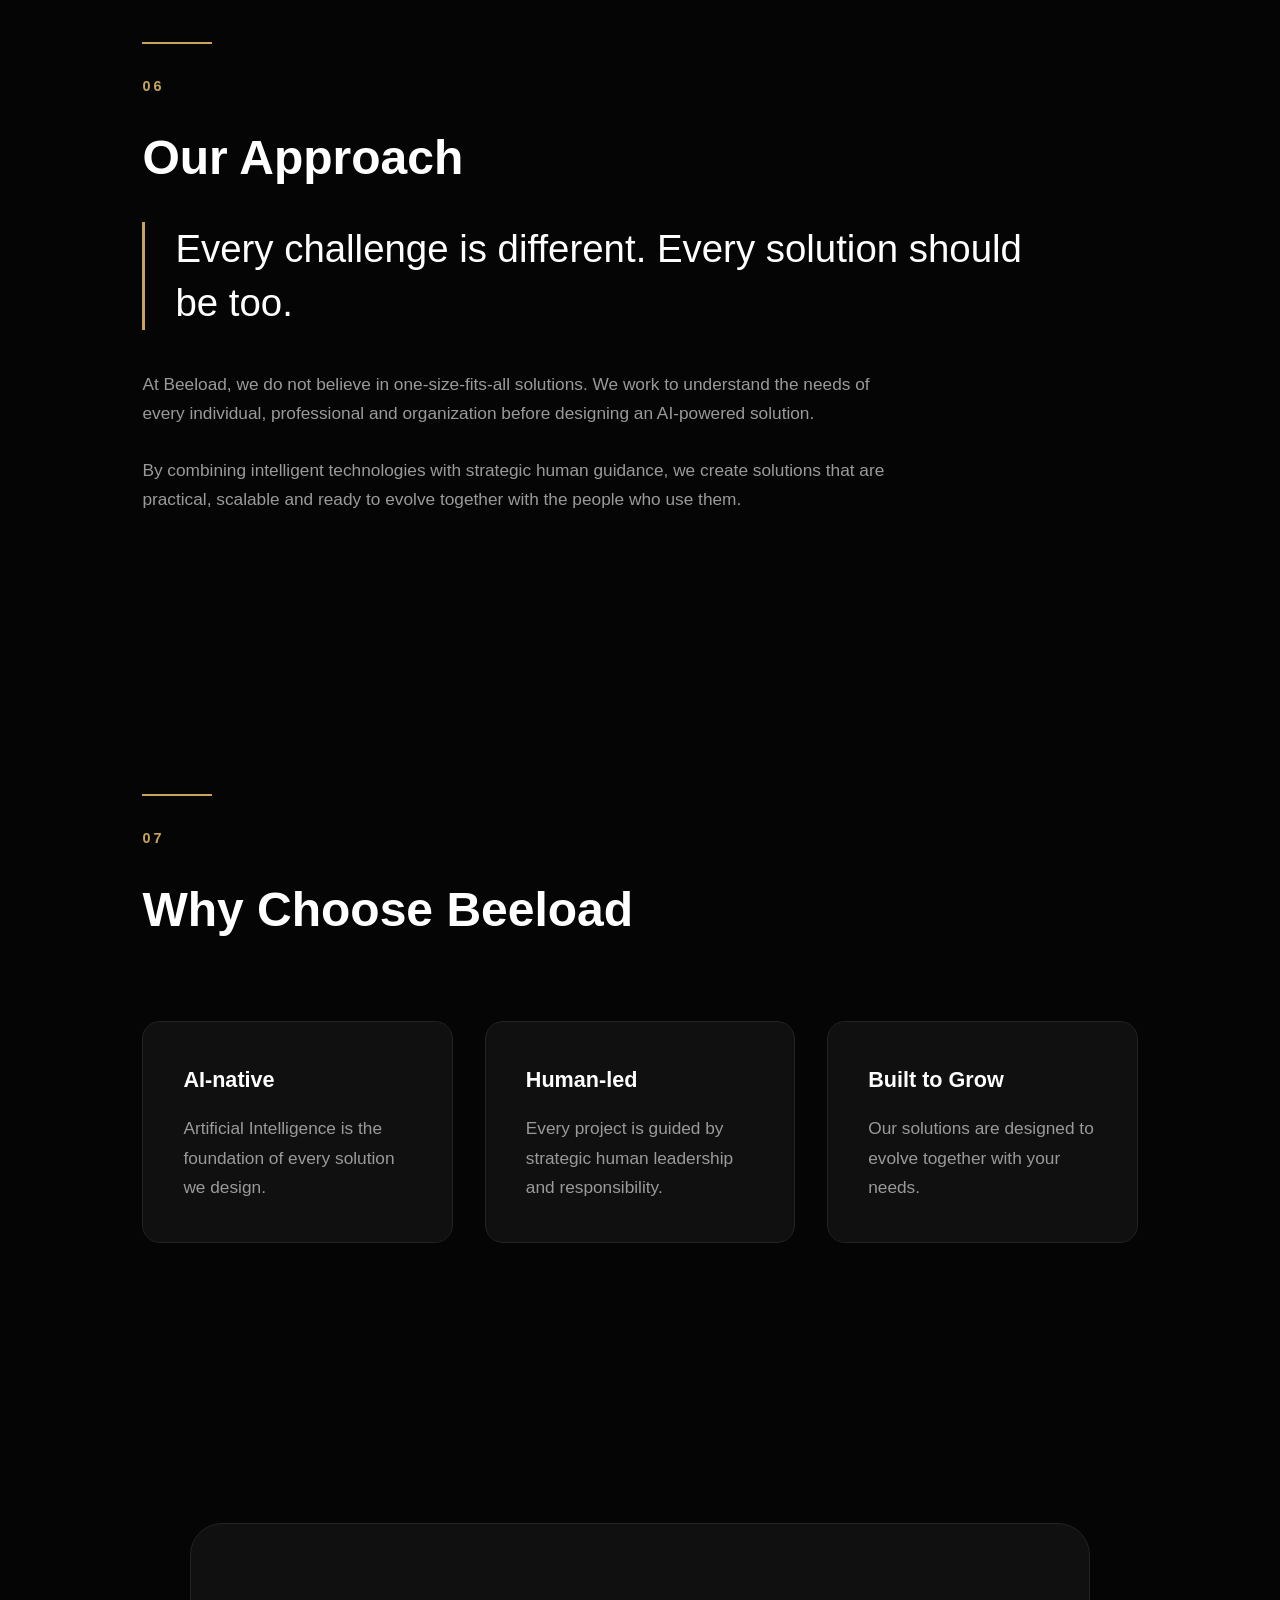
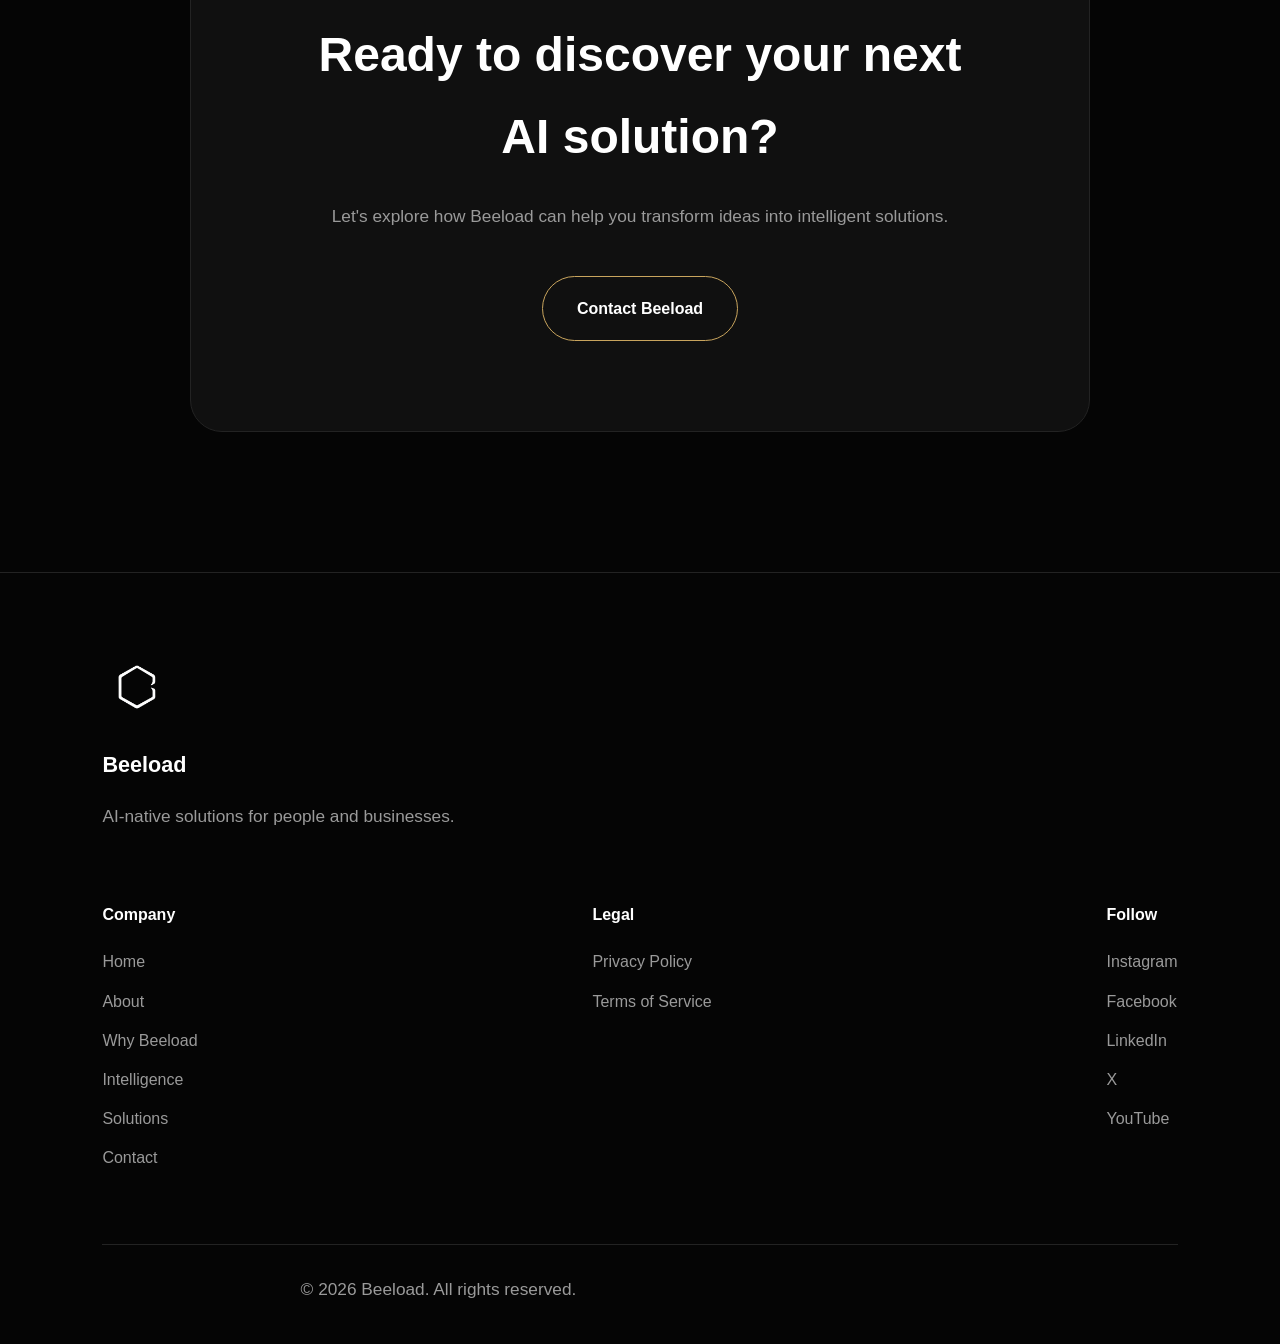
<file: solutions.html>
<!DOCTYPE html>
<html lang="en">

<head>

<meta charset="UTF-8">

<meta name="viewport"
content="width=device-width, initial-scale=1.0">

<title>Solutions | Beeload</title>

<meta
name="description"
content="Discover AI-native solutions designed by Beeload for individuals, professionals, retail businesses and SMEs.">

<meta
name="theme-color"
content="#050505">

<link
rel="icon"
href="assets/favicon.ico">

<link
rel="apple-touch-icon"
href="assets/apple-touch-icon.png">

<link
rel="manifest"
href="manifest.json">

<link
rel="stylesheet"
href="style.css">

</head>

<body>

<div class="background-grid"></div>

<div class="background-glow"></div>

<header>

<nav class="navbar">

<a
href="index.html"
class="brand">

<img
src="assets/logo.png"
alt="Beeload Logo">

<span>Beeload</span>

</a>

<ul class="nav-links">

<li><a href="index.html">Home</a></li>

<li><a href="about.html">About</a></li>

<li><a href="why-beeload.html">Why Beeload</a></li>

<li><a href="intelligence.html">Intelligence</a></li>

<li><a href="solutions.html" class="active">Solutions</a></li>

<li><a href="contact.html">Contact</a></li>

</ul>

<a
href="contact.html"
class="button">

Get Started

</a>

</nav>

</header>

<main>

<section class="hero">

<div class="hero-content">

<p class="eyebrow">

SOLUTIONS

</p>

<h1>

AI-native solutions
built for real life.

</h1>

<p class="hero-text">

Beeload creates intelligent solutions that help
people, professionals and businesses simplify
their work, improve productivity and embrace
Artificial Intelligence with confidence.

</p>

</div>

</section>

<!-- ===================================================== -->
<!-- INTRODUCTION -->
<!-- ===================================================== -->

<section class="section">

<div class="section-divider"></div>

<span class="section-number">

01

</span>

<h2>

Solutions designed around people.

</h2>

<p>

Every organization is different.

For this reason, Beeload develops solutions
that adapt to different needs while maintaining
the same principles:
simplicity, intelligence and practical value.

</p>

</section>

<!-- ===================================================== -->
<!-- INDIVIDUALS -->
<!-- ===================================================== -->

<section class="section">

<div class="section-divider"></div>

<span class="section-number">

02

</span>

<h2>

Individuals

</h2>

<p>

Artificial Intelligence can simplify everyday life,
increase productivity and help people organize work,
learning and personal projects more efficiently.

</p>

<div class="cards">

<article class="card">

<h3>

Smart Productivity

</h3>

<p>

Tools designed to save time
and improve daily efficiency.

</p>

</article>

<article class="card">

<h3>

Learning

</h3>

<p>

AI-powered support for
continuous learning and
personal development.

</p>

</article>

<article class="card">

<h3>

Personal Assistance

</h3>

<p>

Intelligent solutions that
help organize activities,
information and ideas.

</p>

</article>

</div>

</section>

<!-- ===================================================== -->
<!-- PROFESSIONALS -->
<!-- ===================================================== -->

<section class="section">

    <div class="section-divider"></div>

    <span class="section-number">

        03

    </span>

    <h2>

        Professionals

    </h2>

    <p>

        Modern professionals need intelligent tools that
        improve productivity, simplify workflows and support
        better decision-making without increasing complexity.

    </p>

    <div class="cards">

        <article class="card">

            <h3>

                Workflow Optimization

            </h3>

            <p>

                AI-powered solutions designed to simplify
                everyday professional activities.

            </p>

        </article>

        <article class="card">

            <h3>

                Content & Communication

            </h3>

            <p>

                Create, organize and improve professional
                communication with intelligent assistance.

            </p>

        </article>

        <article class="card">

            <h3>

                Decision Support

            </h3>

            <p>

                Transform information into actionable
                insights to make better decisions.

            </p>

        </article>

    </div>

</section>

<!-- ===================================================== -->
<!-- RETAIL -->
<!-- ===================================================== -->

<section class="section">

    <div class="section-divider"></div>

    <span class="section-number">

        04

    </span>

    <h2>

        Retail

    </h2>

    <p>

        Local businesses and retail stores can leverage
        Artificial Intelligence to improve customer
        experience, streamline operations and support
        business growth.

    </p>

    <div class="cards">

        <article class="card">

            <h3>

                Customer Experience

            </h3>

            <p>

                Intelligent solutions designed to improve
                customer interactions and satisfaction.

            </p>

        </article>

        <article class="card">

            <h3>

                Business Operations

            </h3>

            <p>

                Simplify repetitive tasks and improve
                operational efficiency.

            </p>

        </article>

        <article class="card">

            <h3>

                Digital Presence

            </h3>

            <p>

                Support your business with AI-powered
                digital solutions for modern customers.

            </p>

        </article>

    </div>

</section>

<!-- ===================================================== -->
<!-- SMEs -->
<!-- ===================================================== -->

<section class="section">

    <div class="section-divider"></div>

    <span class="section-number">

        05

    </span>

    <h2>

        Small & Medium Enterprises

    </h2>

    <p>

        Growing businesses require scalable solutions
        that improve efficiency while remaining flexible
        enough to adapt to future needs.

    </p>

    <div class="cards">

        <article class="card">

            <h3>

                Business Automation

            </h3>

            <p>

                Reduce repetitive work and improve
                operational performance.

            </p>

        </article>

        <article class="card">

            <h3>

                AI Integration

            </h3>

            <p>

                Introduce Artificial Intelligence into
                business processes with confidence.

            </p>

        </article>

        <article class="card">

            <h3>

                Scalable Growth

            </h3>

            <p>

                Solutions designed to evolve together
                with your company.

            </p>

        </article>

    </div>

</section>

<!-- ===================================================== -->
<!-- OUR APPROACH -->
<!-- ===================================================== -->

<section class="section">

    <div class="section-divider"></div>

    <span class="section-number">

        06

    </span>

    <h2>

        Our Approach

    </h2>

    <blockquote>

        Every challenge is different.
        Every solution should be too.

    </blockquote>

    <p style="margin-top:40px;">

        At Beeload, we do not believe in one-size-fits-all
        solutions. We work to understand the needs of every
        individual, professional and organization before
        designing an AI-powered solution.

    </p>

    <br>

    <p>

        By combining intelligent technologies with strategic
        human guidance, we create solutions that are practical,
        scalable and ready to evolve together with the people
        who use them.

    </p>

</section>

<!-- ===================================================== -->
<!-- WHY CHOOSE BEELOAD -->
<!-- ===================================================== -->

<section class="section">

    <div class="section-divider"></div>

    <span class="section-number">

        07

    </span>

    <h2>

        Why Choose Beeload

    </h2>

    <div class="cards">

        <article class="card">

            <h3>

                AI-native

            </h3>

            <p>

                Artificial Intelligence is the foundation
                of every solution we design.

            </p>

        </article>

        <article class="card">

            <h3>

                Human-led

            </h3>

            <p>

                Every project is guided by strategic
                human leadership and responsibility.

            </p>

        </article>

        <article class="card">

            <h3>

                Built to Grow

            </h3>

            <p>

                Our solutions are designed to evolve
                together with your needs.

            </p>

        </article>

    </div>

</section>

<!-- ===================================================== -->
<!-- CALL TO ACTION -->
<!-- ===================================================== -->

<section class="cta">

    <h2>

        Ready to discover your next AI solution?

    </h2>

    <p>

        Let's explore how Beeload can help you transform
        ideas into intelligent solutions.

    </p>

    <a
    href="contact.html"
    class="button">

        Contact Beeload

    </a>

</section>

</main>

<!-- ===================================================== -->
<!-- FOOTER -->
<!-- ===================================================== -->

<footer class="footer">

    <div class="footer-brand">

        <img
        src="assets/logo.png"
        alt="Beeload Logo">

        <h3>

            Beeload

        </h3>

        <p>

            AI-native solutions for people and businesses.

        </p>

    </div>

    <div class="footer-links">

        <div>

            <h4>

                Company

            </h4>

            <a href="index.html">Home</a>

            <a href="about.html">About</a>

            <a href="why-beeload.html">Why Beeload</a>

            <a href="intelligence.html">Intelligence</a>

            <a href="solutions.html">Solutions</a>

            <a href="contact.html">Contact</a>

        </div>

        <div>

            <h4>

                Legal

            </h4>

            <a href="privacy.html">Privacy Policy</a>

            <a href="terms.html">Terms of Service</a>

        </div>

        <div>

            <h4>

                Follow

            </h4>

            <a href="#" target="_blank" rel="noopener noreferrer">Instagram</a>

            <a href="#" target="_blank" rel="noopener noreferrer">Facebook</a>

            <a href="#" target="_blank" rel="noopener noreferrer">LinkedIn</a>

            <a href="#" target="_blank" rel="noopener noreferrer">X</a>

            <a href="#" target="_blank" rel="noopener noreferrer">YouTube</a>

        </div>

    </div>

    <div class="footer-bottom">

        <p>

            © 2026 Beeload. All rights reserved.

        </p>

    </div>

</footer>

<script src="script.js"></script>

</body>

</html>
</file>
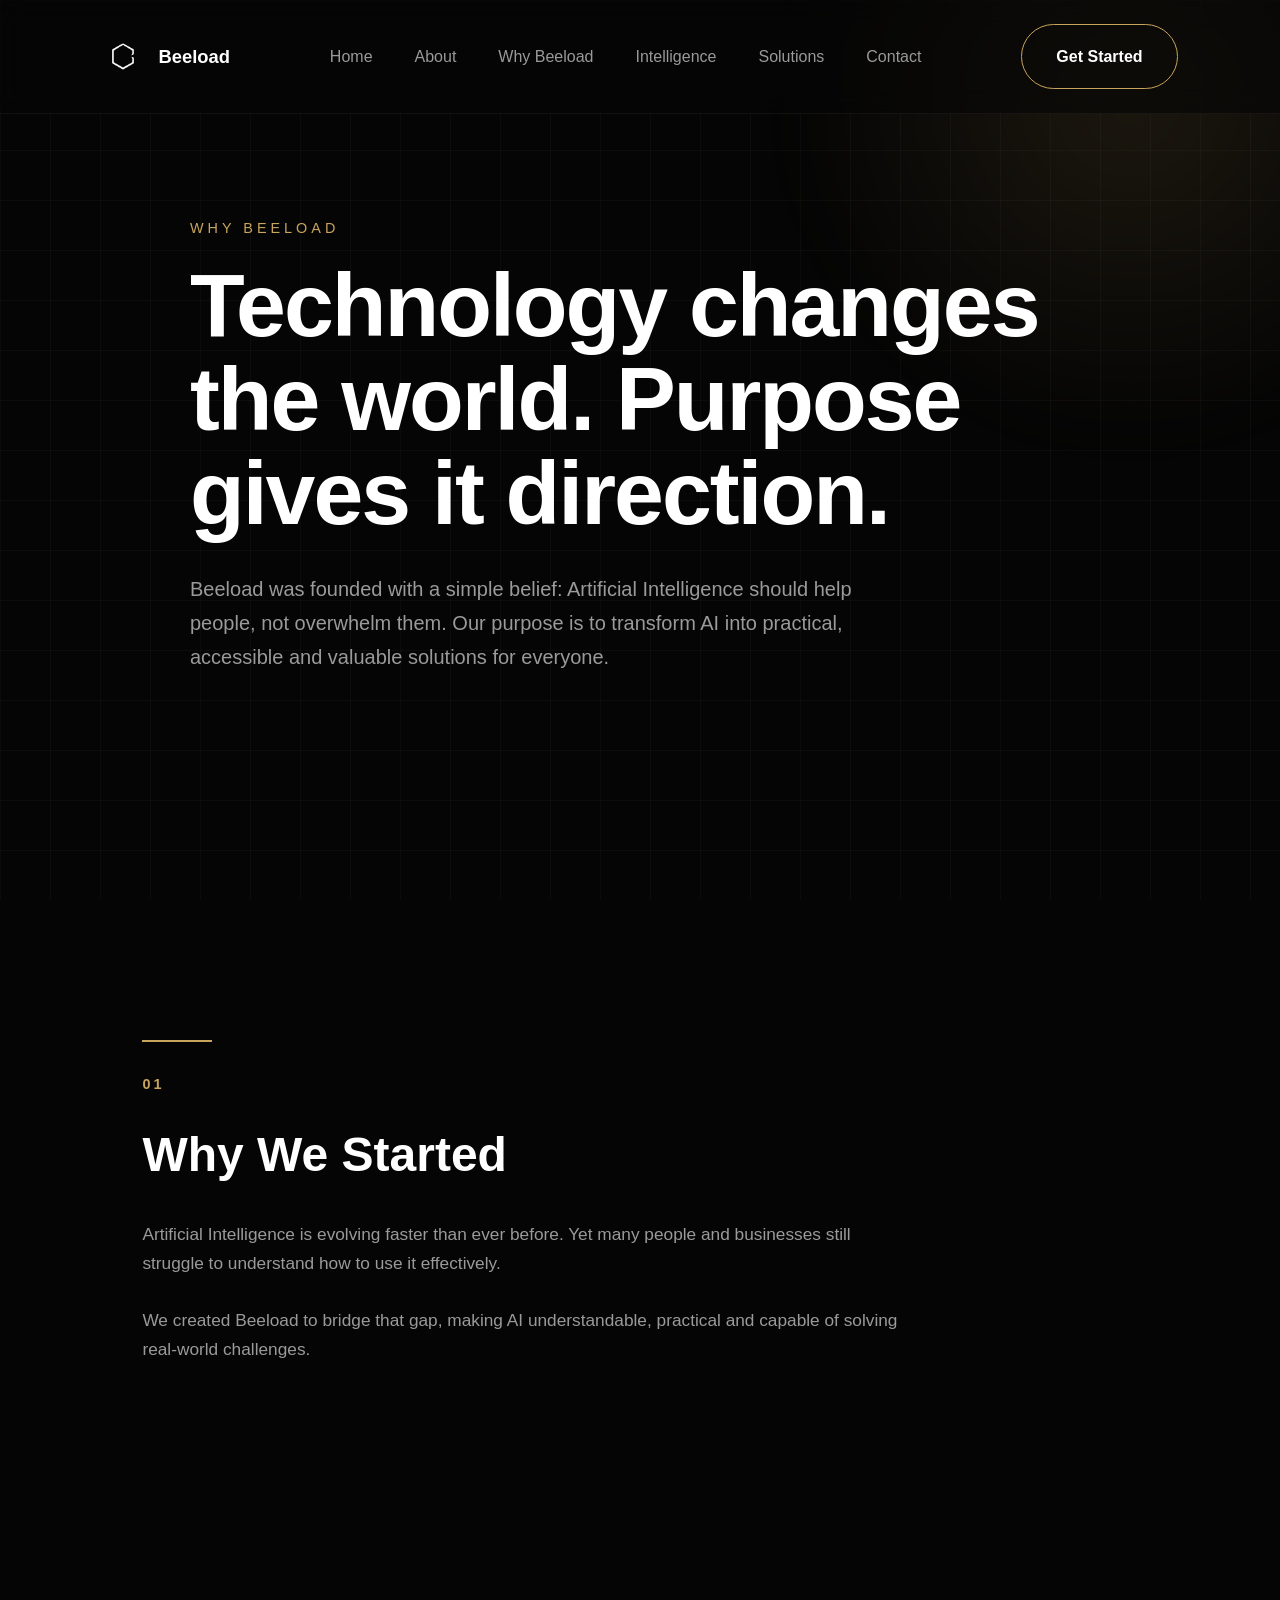
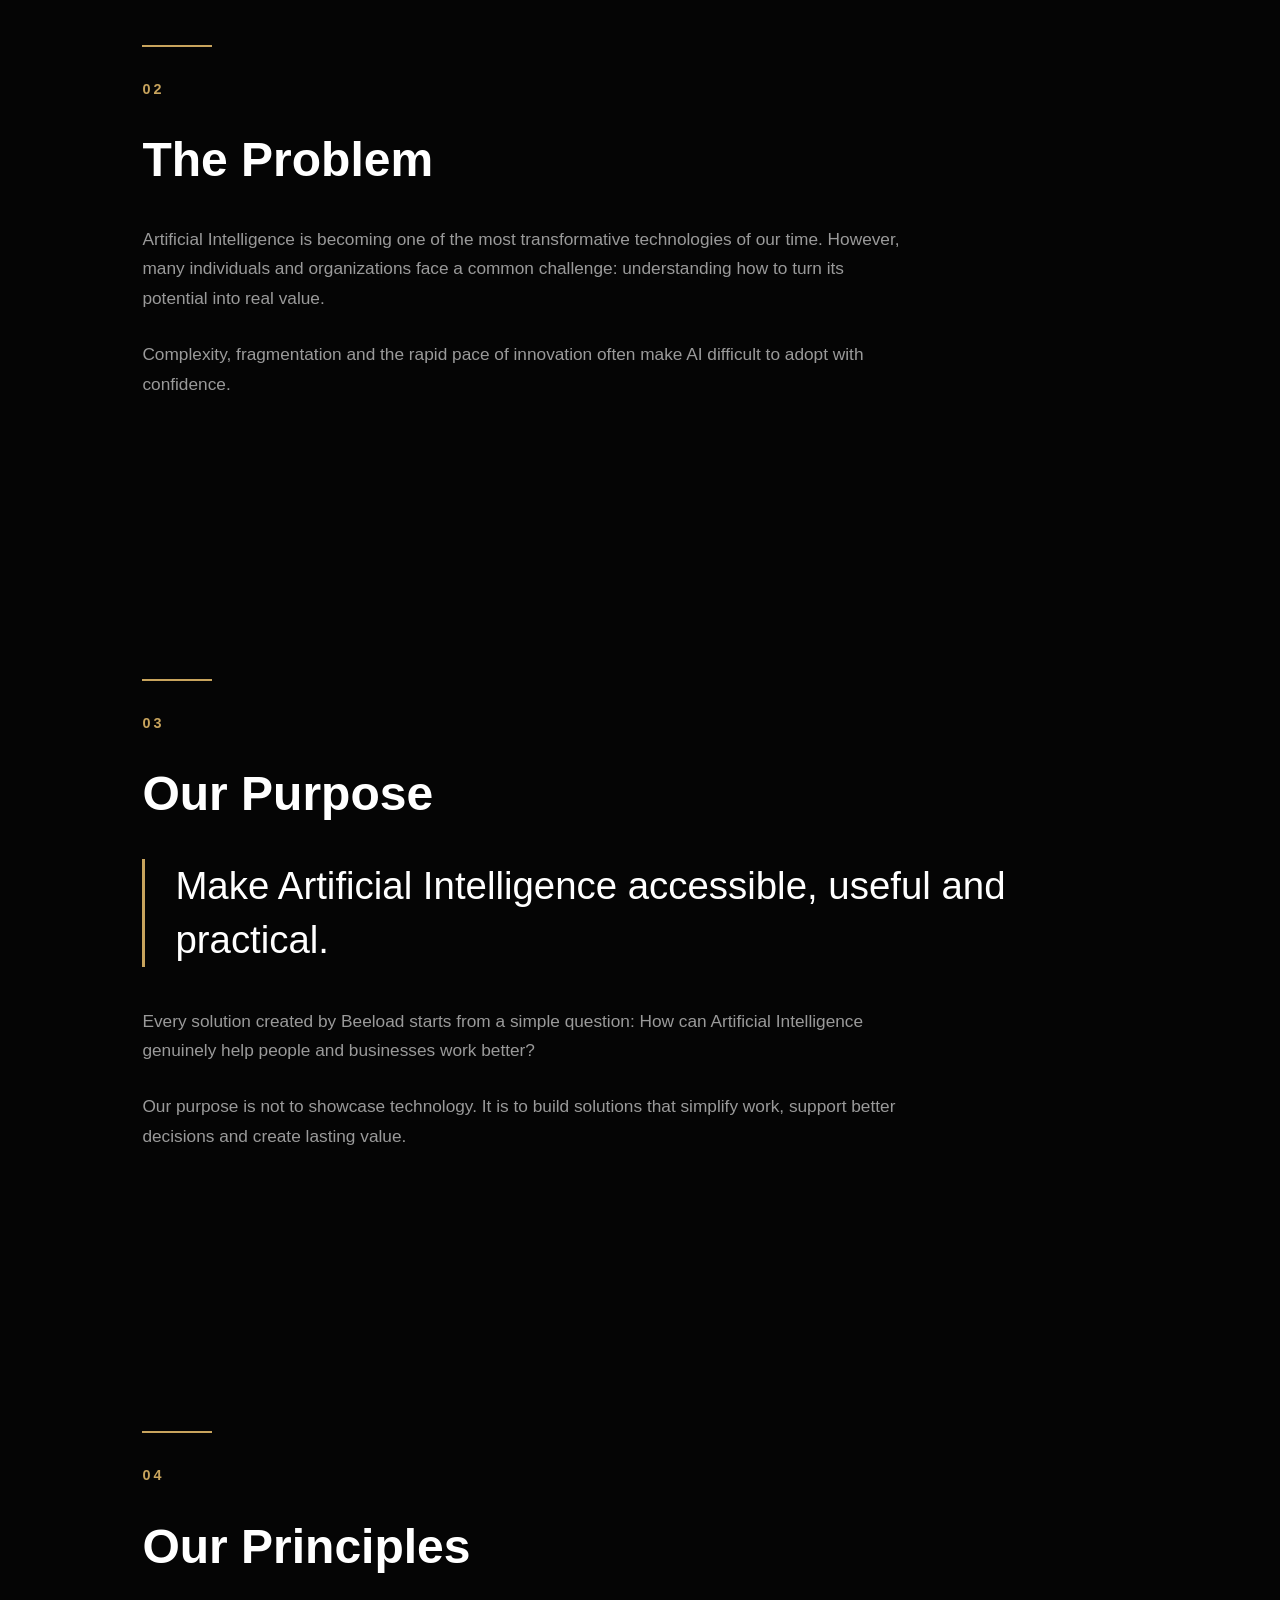
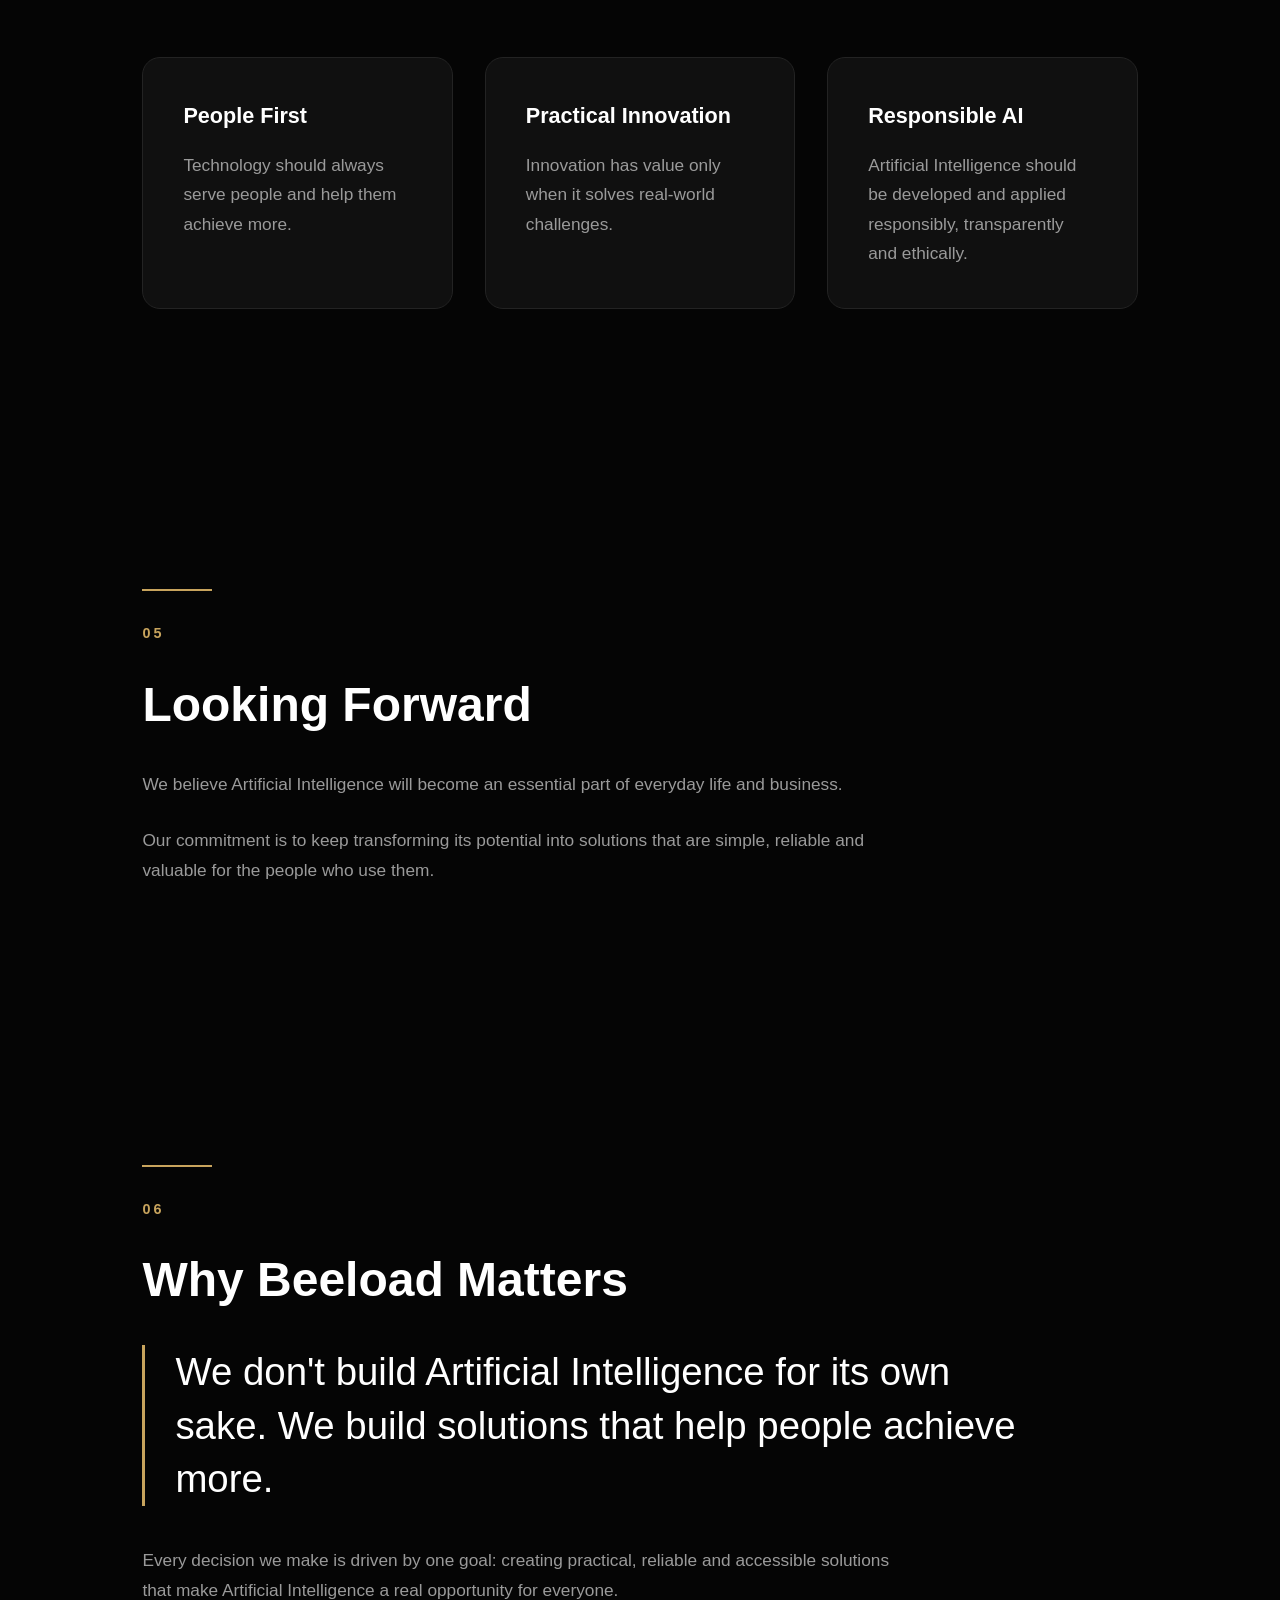
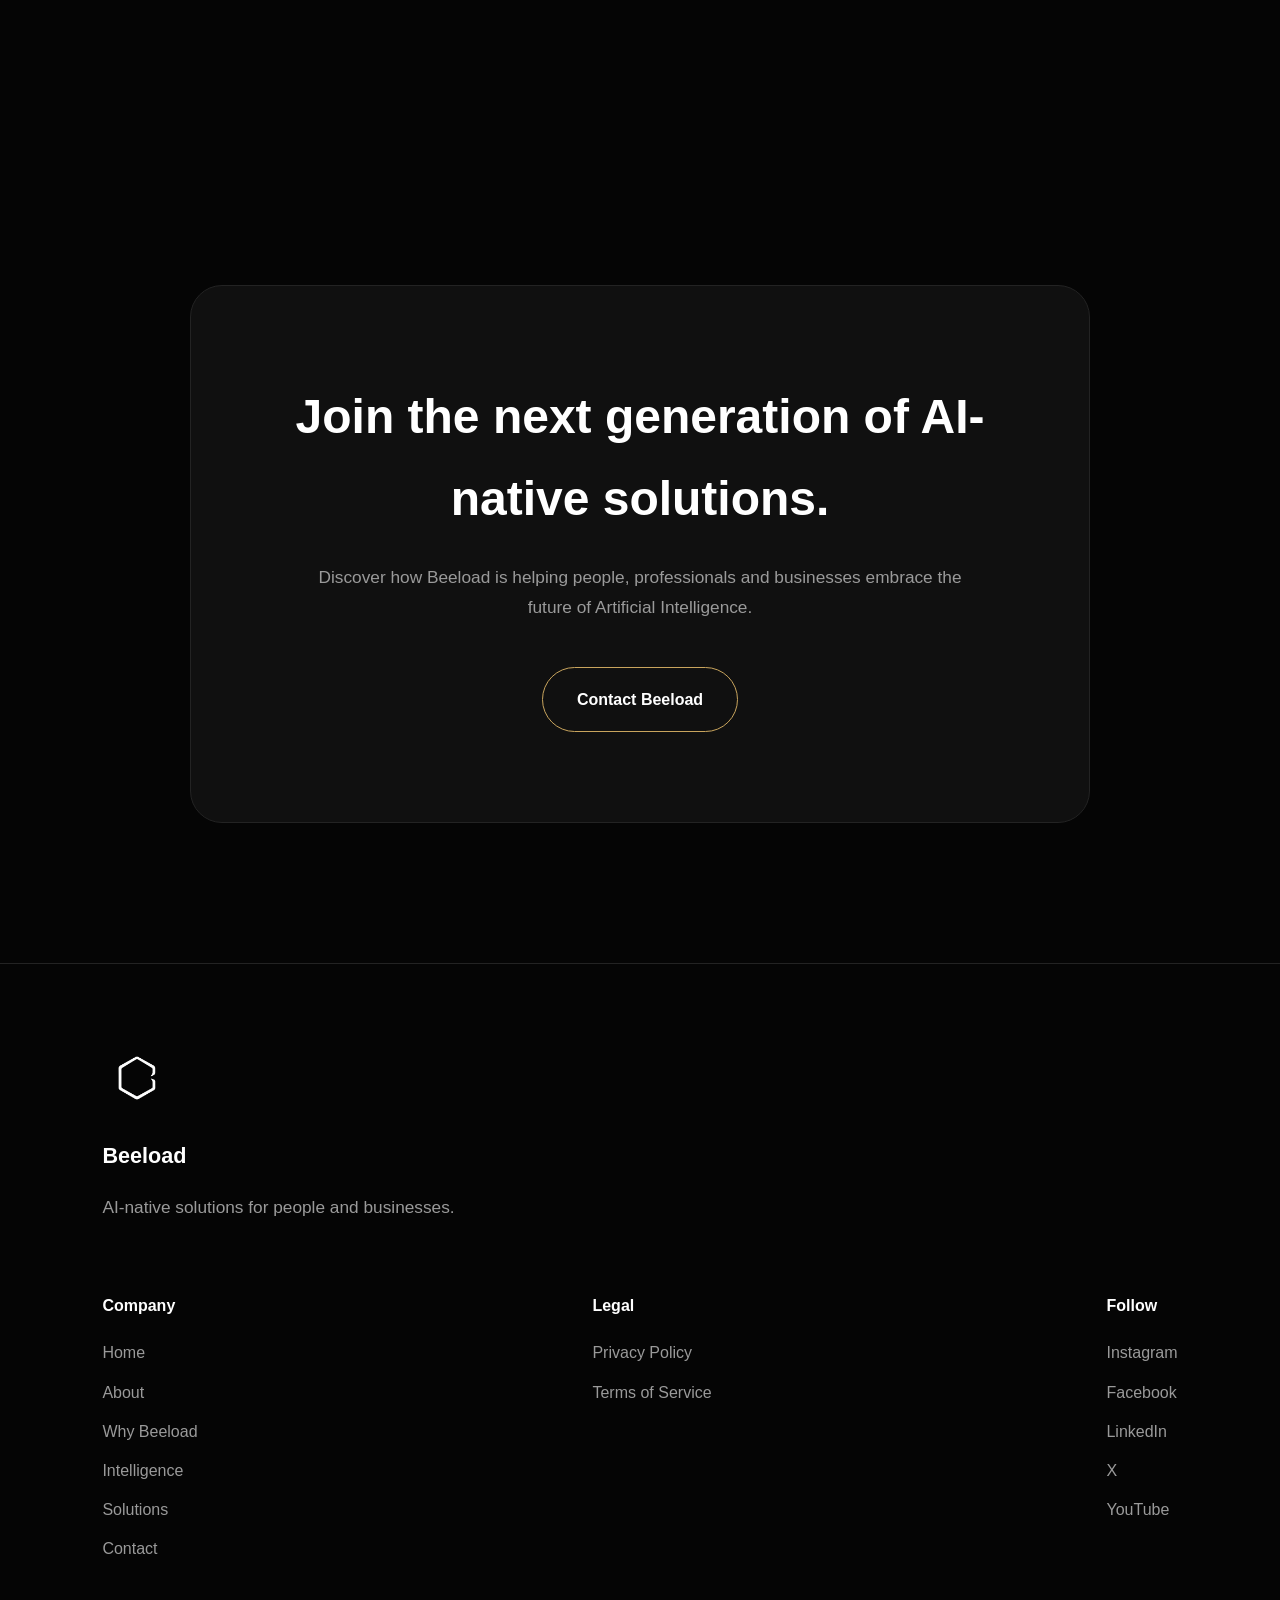
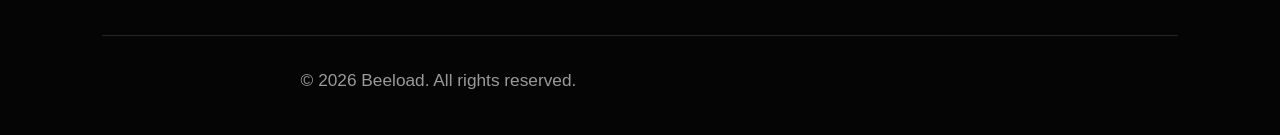
<file: why-beeload.html>
<!DOCTYPE html>
<html lang="en">

<head>

<meta charset="UTF-8">

<meta name="viewport"
content="width=device-width, initial-scale=1.0">

<title>Why Beeload | Our Purpose</title>

<meta
name="description"
content="Discover why Beeload exists and the vision behind our AI-native company.">

<meta
name="theme-color"
content="#050505">

<link
rel="icon"
href="assets/favicon.ico">

<link
rel="apple-touch-icon"
href="assets/apple-touch-icon.png">

<link
rel="manifest"
href="manifest.json">

<link
rel="stylesheet"
href="style.css">

</head>

<body>

<div class="background-grid"></div>

<div class="background-glow"></div>

<header>

<nav class="navbar">

<a
href="index.html"
class="brand">

<img
src="assets/logo.png"
alt="Beeload Logo">

<span>Beeload</span>

</a>

<ul class="nav-links">

<li><a href="index.html">Home</a></li>

<li><a href="about.html">About</a></li>

<li><a href="why-beeload.html" class="active">Why Beeload</a></li>

<li><a href="intelligence.html">Intelligence</a></li>

<li><a href="solutions.html">Solutions</a></li>

<li><a href="contact.html">Contact</a></li>

</ul>

<a
href="contact.html"
class="button">

Get Started

</a>

</nav>

</header>

<main>

<section class="hero">

<div class="hero-content">

<p class="eyebrow">

WHY BEELOAD

</p>

<h1>

Technology changes the world.

Purpose gives it direction.

</h1>

<p class="hero-text">

Beeload was founded with a simple belief:
Artificial Intelligence should help people,
not overwhelm them.

Our purpose is to transform AI into practical,
accessible and valuable solutions for everyone.

</p>

</div>

</section>

<!-- ===================================================== -->
<!-- WHY WE STARTED -->
<!-- ===================================================== -->

<section class="section">

<div class="section-divider"></div>

<span class="section-number">

01

</span>

<h2>

Why We Started

</h2>

<p>

Artificial Intelligence is evolving faster than
ever before.

Yet many people and businesses still struggle
to understand how to use it effectively.

</p>

<br>

<p>

We created Beeload to bridge that gap,
making AI understandable, practical and capable
of solving real-world challenges.

</p>

</section>

<!-- ===================================================== -->
<!-- THE PROBLEM -->
<!-- ===================================================== -->

<section class="section">

    <div class="section-divider"></div>

    <span class="section-number">

        02

    </span>

    <h2>

        The Problem

    </h2>

    <p>

        Artificial Intelligence is becoming one of the most
        transformative technologies of our time.

        However, many individuals and organizations face a
        common challenge: understanding how to turn its
        potential into real value.

    </p>

    <br>

    <p>

        Complexity, fragmentation and the rapid pace of
        innovation often make AI difficult to adopt with
        confidence.

    </p>

</section>

<!-- ===================================================== -->
<!-- OUR PURPOSE -->
<!-- ===================================================== -->

<section class="section">

    <div class="section-divider"></div>

    <span class="section-number">

        03

    </span>

    <h2>

        Our Purpose

    </h2>

    <blockquote>

        Make Artificial Intelligence accessible,
        useful and practical.

    </blockquote>

    <p style="margin-top:40px;">

        Every solution created by Beeload starts from a
        simple question:

        How can Artificial Intelligence genuinely help
        people and businesses work better?

    </p>

    <br>

    <p>

        Our purpose is not to showcase technology.

        It is to build solutions that simplify work,
        support better decisions and create lasting value.

    </p>

</section>

<!-- ===================================================== -->
<!-- OUR PRINCIPLES -->
<!-- ===================================================== -->

<section class="section">

    <div class="section-divider"></div>

    <span class="section-number">

        04

    </span>

    <h2>

        Our Principles

    </h2>

    <div class="cards">

        <article class="card">

            <h3>

                People First

            </h3>

            <p>

                Technology should always serve people
                and help them achieve more.

            </p>

        </article>

        <article class="card">

            <h3>

                Practical Innovation

            </h3>

            <p>

                Innovation has value only when it solves
                real-world challenges.

            </p>

        </article>

        <article class="card">

            <h3>

                Responsible AI

            </h3>

            <p>

                Artificial Intelligence should be
                developed and applied responsibly,
                transparently and ethically.

            </p>

        </article>

    </div>

</section>

<!-- ===================================================== -->
<!-- LOOKING FORWARD -->
<!-- ===================================================== -->

<section class="section">

    <div class="section-divider"></div>

    <span class="section-number">

        05

    </span>

    <h2>

        Looking Forward

    </h2>

    <p>

        We believe Artificial Intelligence will become
        an essential part of everyday life and business.

    </p>

    <br>

    <p>

        Our commitment is to keep transforming its
        potential into solutions that are simple,
        reliable and valuable for the people who use them.

    </p>

</section>

<!-- ===================================================== -->
<!-- FINAL MESSAGE -->
<!-- ===================================================== -->

<section class="section">

    <div class="section-divider"></div>

    <span class="section-number">

        06

    </span>

    <h2>

        Why Beeload Matters

    </h2>

    <blockquote>

        We don't build Artificial Intelligence
        for its own sake.

        We build solutions that help people
        achieve more.

    </blockquote>

    <p style="margin-top:40px;">

        Every decision we make is driven by one goal:
        creating practical, reliable and accessible
        solutions that make Artificial Intelligence
        a real opportunity for everyone.

    </p>

</section>

<!-- ===================================================== -->
<!-- CALL TO ACTION -->
<!-- ===================================================== -->

<section class="cta">

    <h2>

        Join the next generation of AI-native solutions.

    </h2>

    <p>

        Discover how Beeload is helping people,
        professionals and businesses embrace the
        future of Artificial Intelligence.

    </p>

    <a
    href="contact.html"
    class="button">

        Contact Beeload

    </a>

</section>

</main>

<!-- ===================================================== -->
<!-- FOOTER -->
<!-- ===================================================== -->

<footer class="footer">

    <div class="footer-brand">

        <img
        src="assets/logo.png"
        alt="Beeload Logo">

        <h3>

            Beeload

        </h3>

        <p>

            AI-native solutions for people and businesses.

        </p>

    </div>

    <div class="footer-links">

        <div>

            <h4>

                Company

            </h4>

            <a href="index.html">Home</a>

            <a href="about.html">About</a>

            <a href="why-beeload.html">Why Beeload</a>

            <a href="intelligence.html">Intelligence</a>

            <a href="solutions.html">Solutions</a>

            <a href="contact.html">Contact</a>

        </div>

        <div>

            <h4>

                Legal

            </h4>

            <a href="privacy.html">Privacy Policy</a>

            <a href="terms.html">Terms of Service</a>

        </div>

        <div>

            <h4>

                Follow

            </h4>

            <a href="#" target="_blank" rel="noopener noreferrer">Instagram</a>

            <a href="#" target="_blank" rel="noopener noreferrer">Facebook</a>

            <a href="#" target="_blank" rel="noopener noreferrer">LinkedIn</a>

            <a href="#" target="_blank" rel="noopener noreferrer">X</a>

            <a href="#" target="_blank" rel="noopener noreferrer">YouTube</a>

        </div>

    </div>

    <div class="footer-bottom">

        <p>

            © 2026 Beeload. All rights reserved.

        </p>

    </div>

</footer>

<script src="script.js"></script>

</body>

</html>
</file>
<file: style.css>
/* =======================================================
   BEELOAD WEBSITE 1.0
   Official Stylesheet
======================================================= */

/* =======================================================
   RESET
======================================================= */

*{
    margin:0;
    padding:0;
    box-sizing:border-box;
}

html{
    scroll-behavior:smooth;
    scrollbar-color:var(--gold) var(--black);
}

body{

    background:#050505;

    color:#FFFFFF;

    font-family:'Manrope',sans-serif;

    overflow-x:hidden;

    line-height:1.7;

}

/* =======================================================
   BRAND COLORS
======================================================= */

:root{

    --black:#050505;

    --surface:#101010;

    --border:#232323;

    --white:#FFFFFF;

    --gray:#9A9A9A;

    --gold:#C8A45D;

    --radius:18px;

    --transition:.35s ease;

    --max-width:1200px;

    --shadow:0 20px 45px rgba(0,0,0,.35);

}

/* =======================================================
   TYPOGRAPHY
======================================================= */

h1{

    font-size:clamp(3rem,7vw,5.8rem);

    line-height:1.05;

    font-weight:800;

    letter-spacing:-2px;

}

h2{

    font-size:clamp(2rem,5vw,3rem);

    margin-bottom:24px;

    font-weight:700;

}

h3{

    font-size:1.35rem;

    margin-bottom:16px;

}

p{

    color:var(--gray);

    font-size:1.08rem;

    max-width:70ch;


}

/* =======================================================
   LINKS
======================================================= */

a{

    text-decoration:none;

    color:inherit;

}

/* =======================================================
   IMAGES
======================================================= */

img{

    display:block;

    max-width:100%;

}

/* =======================================================
   BACKGROUND
======================================================= */

.background-grid{

    position:fixed;

    inset:0;

    background-image:

        linear-gradient(rgba(255,255,255,.03) 1px, transparent 1px),

        linear-gradient(90deg, rgba(255,255,255,.03) 1px, transparent 1px);

    background-size:50px 50px;

    z-index:-2;

}

.background-glow{

    position:fixed;

    width:700px;

    height:700px;

    border-radius:50%;

    background:radial-gradient(circle,
    rgba(200,164,93,.12) 0%,
    transparent 70%);

    top:-250px;

    right:-200px;

    z-index:-1;

    filter:blur(30px);

}

/* =======================================================
   NAVBAR
======================================================= */

.navbar{

    position:fixed;

    top:0;

    left:0;

    width:100%;

    display:flex;

    justify-content:space-between;

    align-items:center;

    padding:24px 8%;

    backdrop-filter:blur(14px);

    background:rgba(5,5,5,.60);

    border-bottom:1px solid rgba(255,255,255,.05);

    z-index:999;

}

.brand{

    display:flex;

    align-items:center;

    gap:14px;

    font-size:1.15rem;

    font-weight:700;

}

.brand img{

    width:42px;

}

.nav-links{

    display:flex;

    list-style:none;

    gap:42px;

}

.nav-links a{

    color:var(--gray);

    transition:var(--transition);

}

.nav-links a:hover{

    color:var(--gold);

}

.menu-toggle{

    display:none;

}

/* =======================================================
   HERO
======================================================= */

.hero{

    min-height:100vh;

    display:flex;

    justify-content:center;

    align-items:center;

    padding:160px 8% 120px;

}

.hero-content{

    width:100%;

    max-width:900px;

}

.hero-logo{

    width:110px;

    margin-bottom:45px;

}

.eyebrow{

    color:var(--gold);

    letter-spacing:4px;

    text-transform:uppercase;

    font-size:.9rem;

    margin-bottom:18px;

}

.hero h1{

    max-width:900px;

    margin-bottom:32px;

}

.hero-text{

    max-width:700px;

    font-size:1.25rem;

    margin-bottom:50px;

}

.button{

    display:inline-flex;

    align-items:center;

    justify-content:center;

    padding:18px 34px;

    border:1px solid var(--gold);

    border-radius:999px;

    color:var(--white);

    font-weight:600;

    transition:var(--transition);

}

.button:hover{

    background:var(--gold);

    color:var(--black);

}

.hero-buttons{

    display:flex;

    gap:20px;

    flex-wrap:wrap;

    margin-top:20px;

}

@media (max-width:768px){

    .hero-buttons{

        flex-direction:column;

        align-items:center;

    }

}

/* =======================================================
   MAIN
======================================================= */

main{

    width:100%;

}

/* =======================================================
   SECTIONS
======================================================= */

.section{

    max-width:var(--max-width);

    margin:0 auto;

    padding:140px 8%;

}

.section-divider{

    width:70px;

    height:2px;

    background:var(--gold);

    margin-bottom:28px;

}

.section-number{

    display:inline-block;

    color:var(--gold);

    font-size:.9rem;

    font-weight:700;

    letter-spacing:3px;

    margin-bottom:18px;

}

.section p{

    max-width:760px;

}

/* =======================================================
   CARDS
======================================================= */

.cards{

    display:grid;

    grid-template-columns:repeat(auto-fit,minmax(260px,1fr));

    gap:32px;

    margin-top:70px;

}

.card{

    background:var(--surface);

    border:1px solid var(--border);

    border-radius:var(--radius);

    padding:40px;

    transition:var(--transition);

}

.card:hover{

    transform:translateY(-8px);

    border-color:var(--gold);

    box-shadow:var(--shadow);

}

.card h3{

    color:var(--white);

}

.card p{

    color:var(--gray);

}

.card{

    transition:
        transform .35s ease,
        border-color .35s ease,
        box-shadow .35s ease;

}

/* =======================================================
   BLOCKQUOTE
======================================================= */

blockquote{

    font-size:clamp(1.8rem,3vw,2.8rem);

    font-weight:300;

    color:var(--white);

    line-height:1.4;

    max-width:900px;

    border-left:3px solid var(--gold);

    padding-left:30px;

}

/* =======================================================
   CTA
======================================================= */

.cta{

    max-width:900px;

    margin:140px auto;

    text-align:center;

    padding:90px 8%;

    background:var(--surface);

    border:1px solid var(--border);

    border-radius:32px;

}

.cta h2{

    margin-bottom:24px;

}

.cta p{

    margin:0 auto 45px;

    max-width:650px;

}

/* =======================================================
   FOOTER
======================================================= */

.footer{

    margin-top:120px;

    border-top:1px solid var(--border);

    padding:80px 8% 40px;

}

.footer-brand{

    max-width:420px;

}

.footer-brand img{

    width:70px;

    margin-bottom:24px;

}

.footer-brand h3{

    margin-bottom:18px;

}

.footer-links{

    display:flex;

    justify-content:space-between;

    gap:60px;

    margin-top:70px;

    flex-wrap:wrap;

}

.footer-links div{

    display:flex;

    flex-direction:column;

}

.footer-links h4{

    color:var(--white);

    margin-bottom:20px;

}

.footer-links a{

    color:var(--gray);

    margin-bottom:12px;

    transition:var(--transition);

}

.footer-links a:hover{

    color:var(--gold);

}

.footer-bottom{

    border-top:1px solid var(--border);

    margin-top:60px;

    padding-top:30px;

    text-align:center;

}

.footer-bottom p{

    color:var(--gray);

}

/* =======================================================
   ANIMATIONS
======================================================= */

@keyframes fadeUp{

    from{

        opacity:0;
        transform:translateY(40px);

    }

    to{

        opacity:1;
        transform:translateY(0);

    }

}

.hero-content,
.section,
.cta,
.footer{

    animation:fadeUp .9s ease both;

}

/* =======================================================
   SCROLLBAR
======================================================= */

::-webkit-scrollbar{

    width:10px;

}

::-webkit-scrollbar-track{

    background:var(--black);

}

::-webkit-scrollbar-thumb{

    background:var(--border);

    border-radius:20px;

}

::-webkit-scrollbar-thumb:hover{

    background:var(--gold);

}

/* =======================================================
   TEXT SELECTION
======================================================= */

::selection{

    background:var(--gold);
    color:var(--black);

}

/* =======================================================
   FOCUS
======================================================= */

a:focus-visible,
button:focus-visible{

    outline:2px solid var(--gold);
    outline-offset:4px;

}

/* =======================================================
   RESPONSIVE
======================================================= */

@media (max-width:992px){

    .navbar{

        padding:20px 6%;

    }

    .hero{

        padding:140px 6% 100px;

    }

    .section{

        padding:110px 6%;

    }

    .cards{

        grid-template-columns:1fr 1fr;

    }

}

@media (max-width:768px){

    .menu-toggle{

        display:block;

        background:none;

        border:none;

        color:var(--white);

        font-size:2rem;

        cursor:pointer;

    }

    .nav-links{

        display:none;

    }

    .hero{

        text-align:center;

    }

    .hero-logo{

        margin:0 auto 40px;

    }

    .hero-text{

        margin-left:auto;
        margin-right:auto;

    }

    .cards{

        grid-template-columns:1fr;

    }

    .footer-links{

        flex-direction:column;

        gap:40px;

    }

}

@media (max-width:480px){

    h1{

        letter-spacing:-1px;

    }

    .button{

        width:100%;

    }

    .cta{

        padding:60px 8%;

        border-radius:22px;

    }

}

/*

.hidden{
    opacity:0;
    transform:translateY(40px);
    transition:all .8s ease;
}

.visible{
    opacity:1;
    transform:translateY(0);
}

.nav-links a.active{
    color:var(--gold);

}

@media (max-width:768px){

    .nav-links.open{
        display:flex;
        flex-direction:column;
        position:absolute;
        top:80px;
        right:24px;
        background:#101010;
        border:1px solid #232323;
        border-radius:16px;
        padding:20px;
        gap:16px;
        min-width:180px;
    }

}

@media (prefers-reduced-motion: reduce){

    *{

        animation:none !important;

        transition:none !important;

        scroll-behavior:auto;

    }
 =======================================================
   END OF FILE
======================================================= */
</file>
